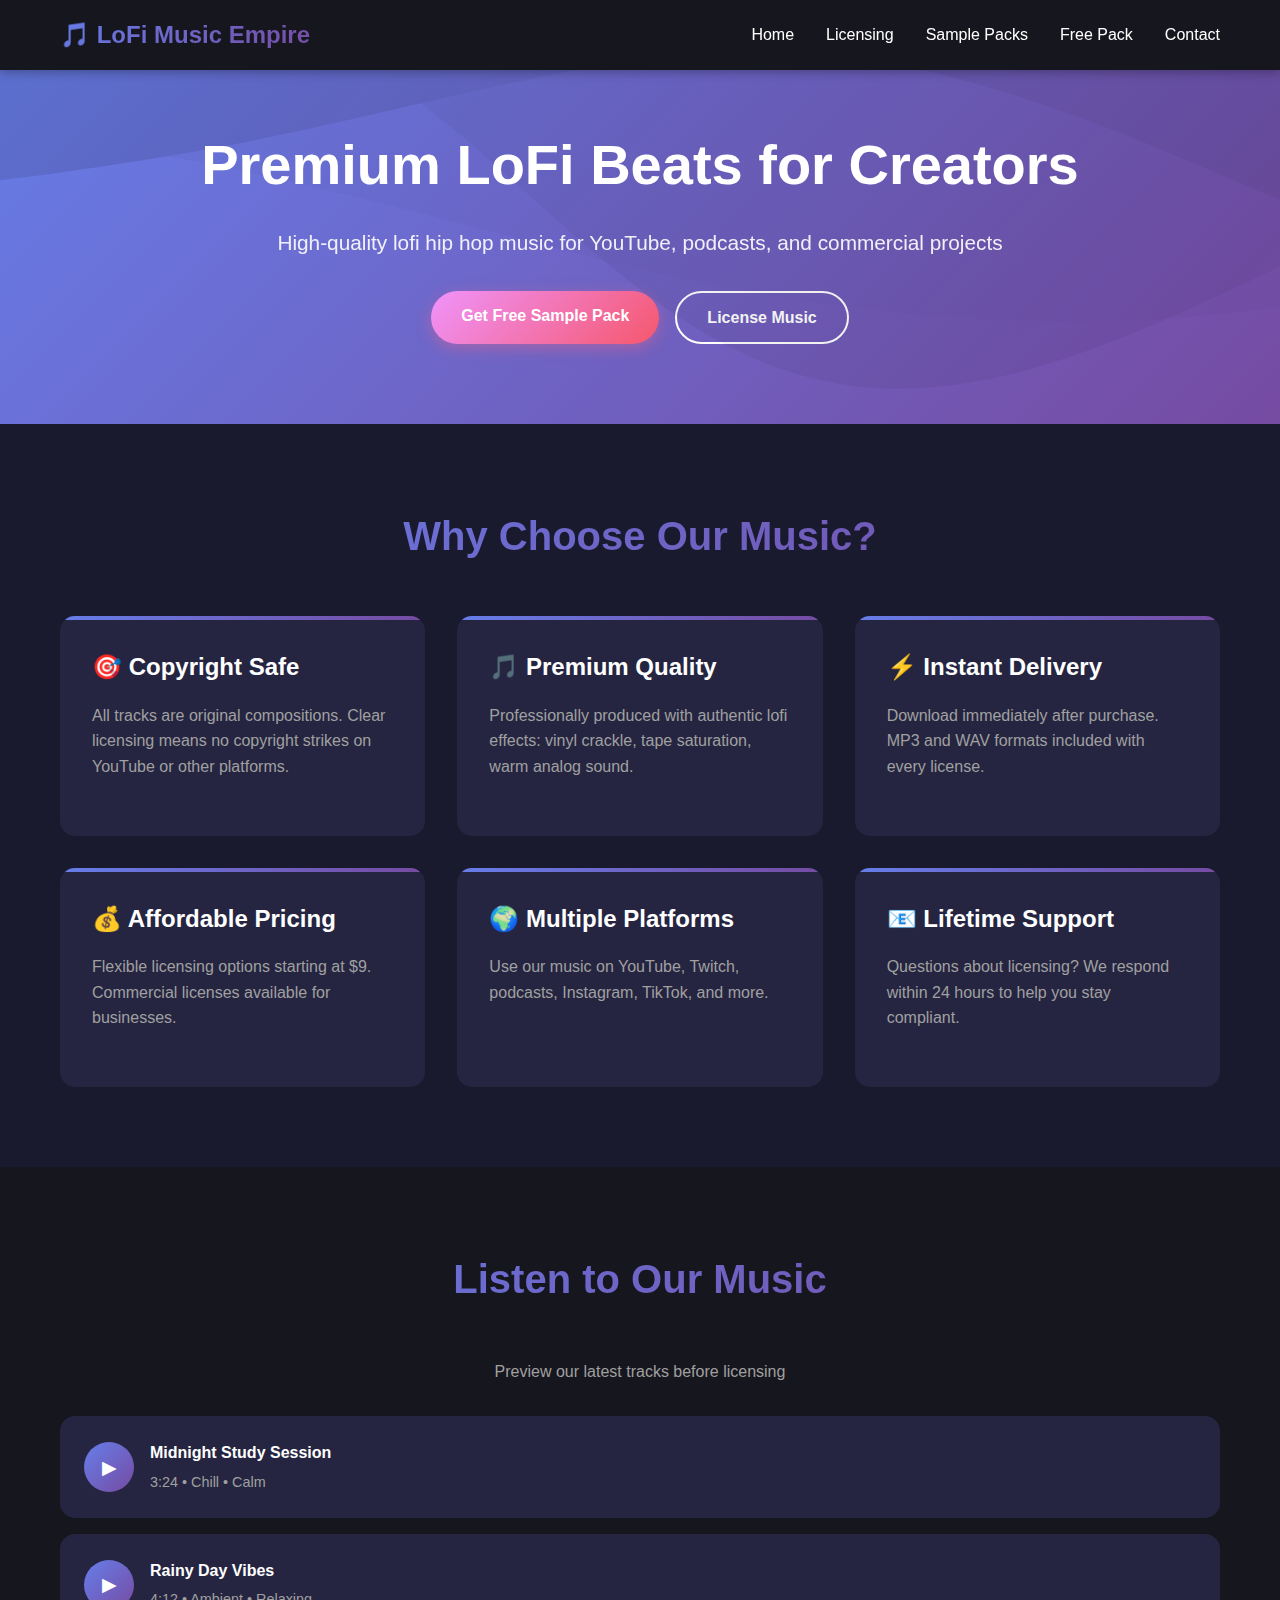
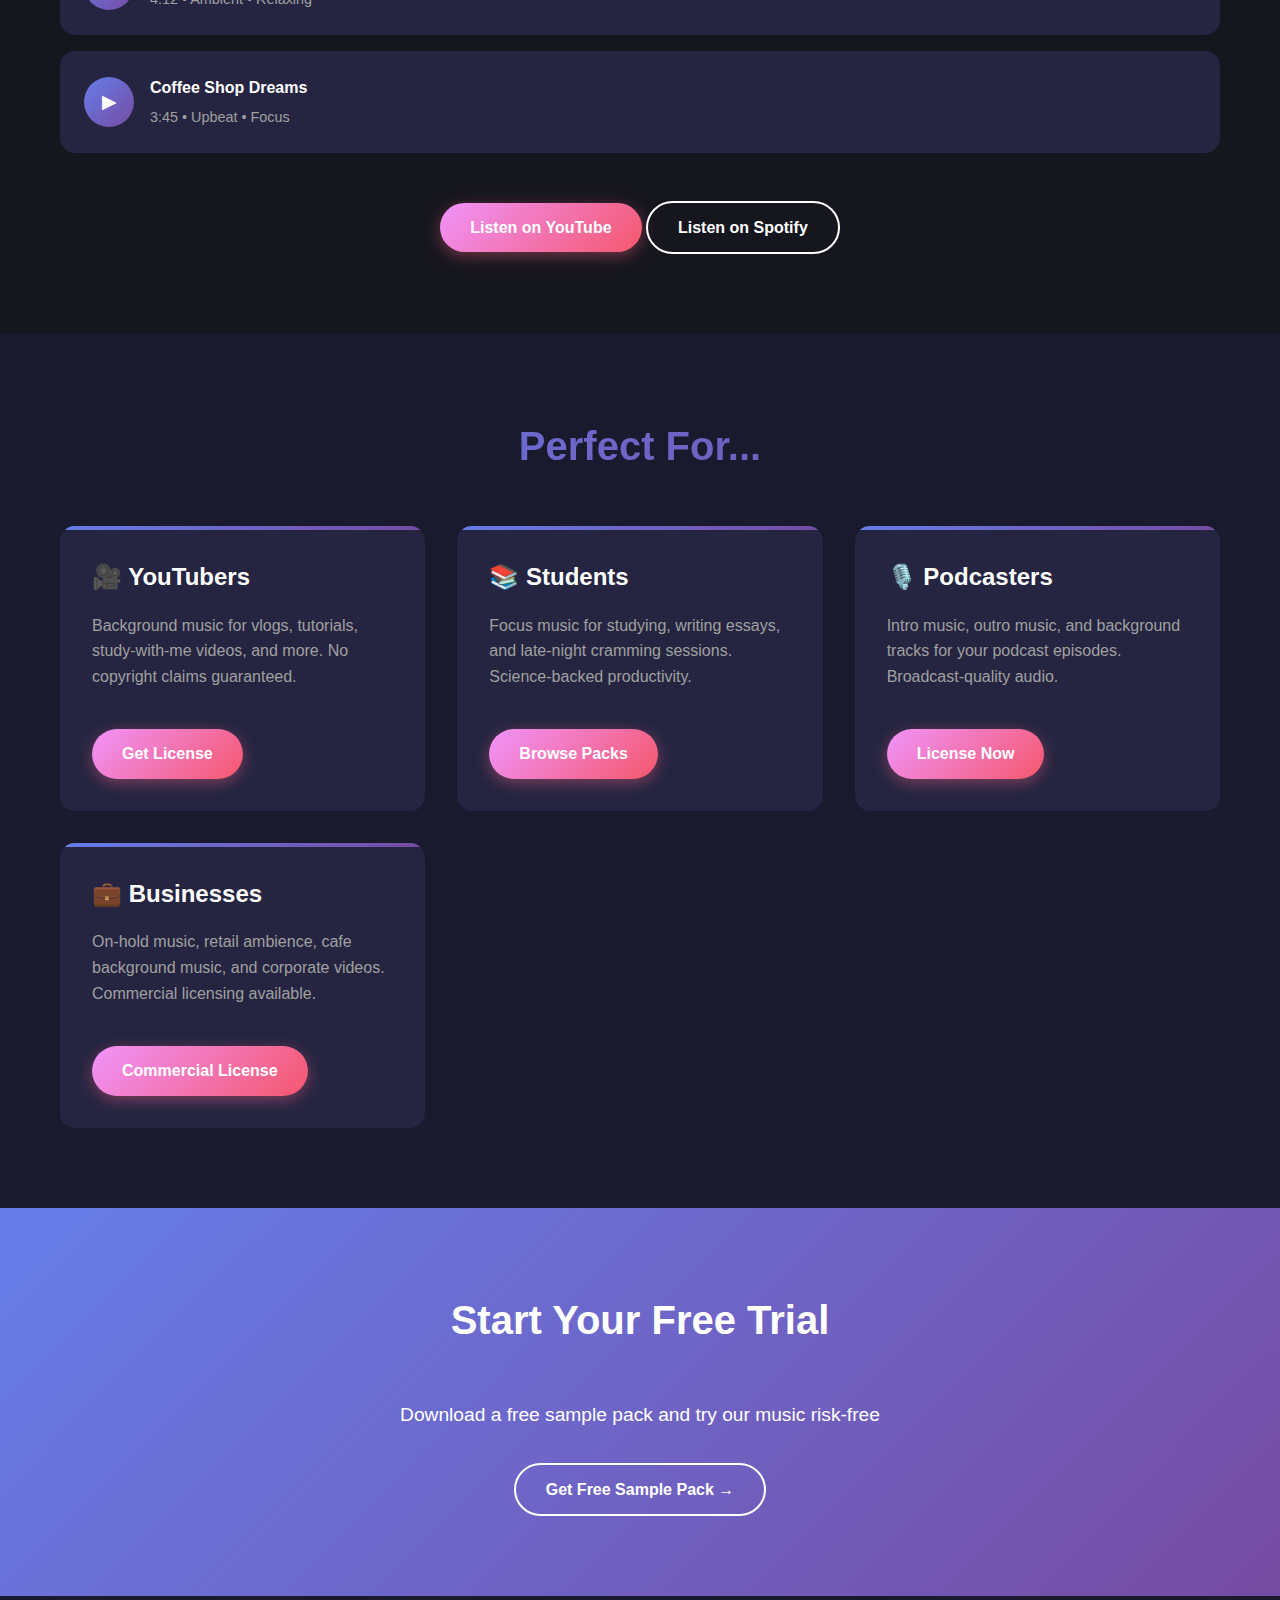
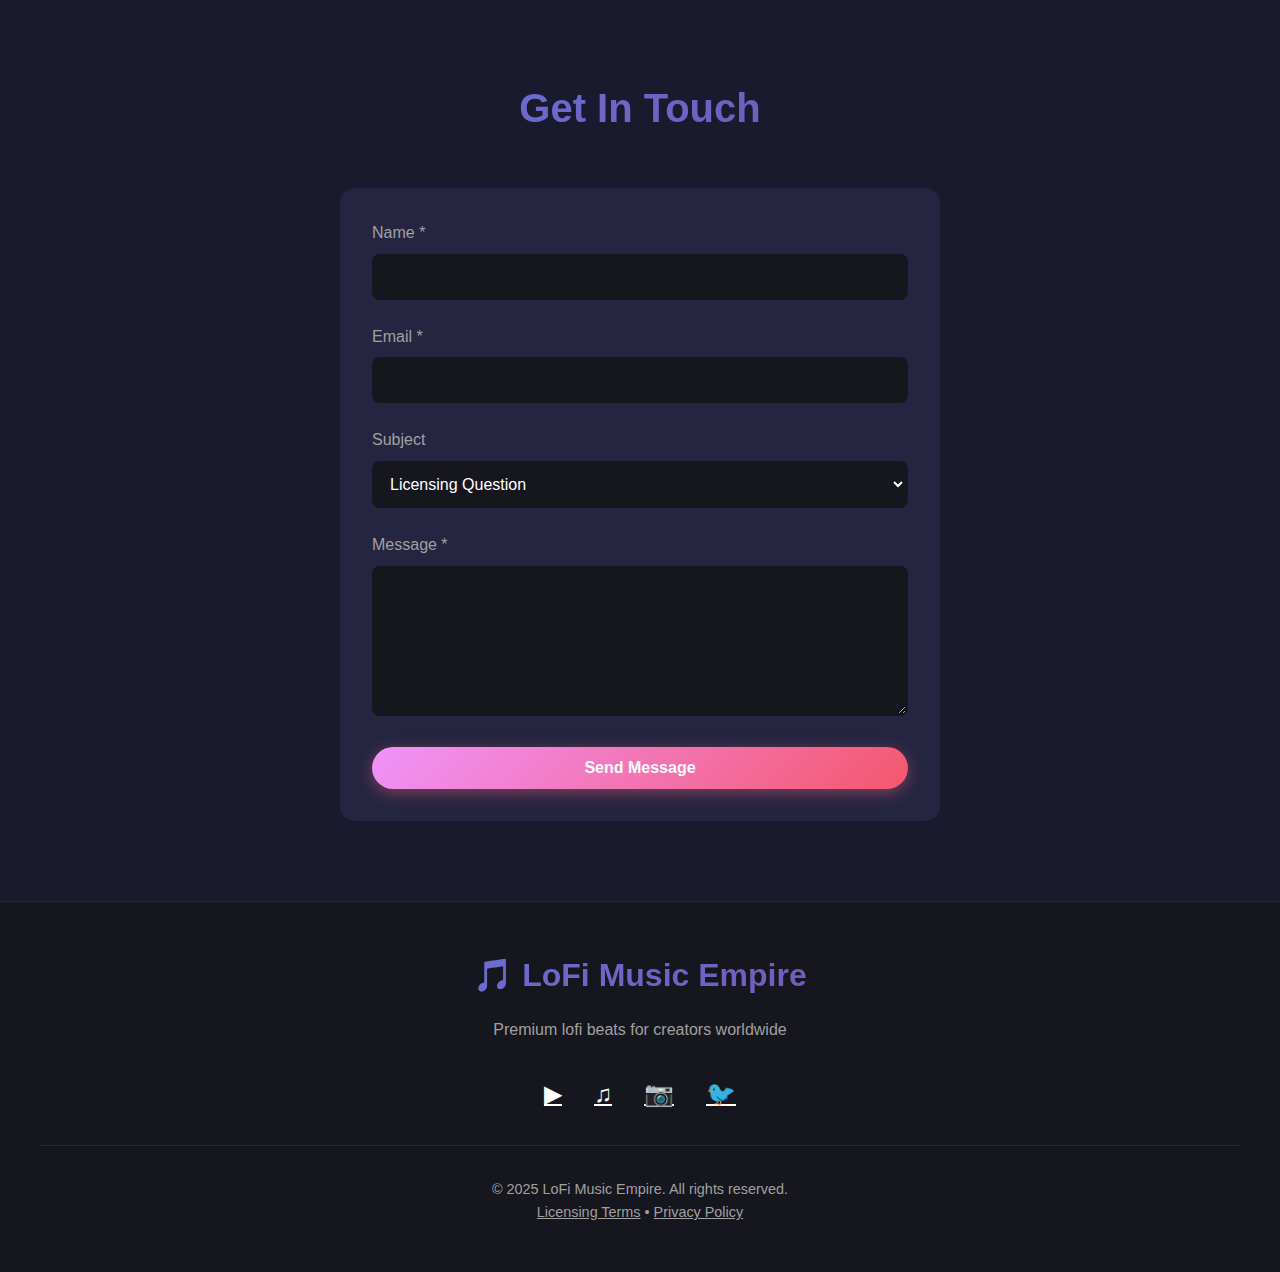
<file: website/index.html>
<!DOCTYPE html>
<html lang="en">
<head>
    <meta charset="UTF-8">
    <meta name="viewport" content="width=device-width, initial-scale=1.0">
    <meta name="description" content="Premium LoFi music for content creators, studying, and relaxation. License our tracks for your YouTube videos, podcasts, and commercial projects.">
    <title>LoFi Music Empire - Premium Chill Beats & Licensing</title>
    <link rel="stylesheet" href="css/style.css">
</head>
<body>
    <!-- Navigation -->
    <nav>
        <div class="container">
            <div class="logo">🎵 LoFi Music Empire</div>
            <ul>
                <li><a href="index.html">Home</a></li>
                <li><a href="licensing.html">Licensing</a></li>
                <li><a href="samples.html">Sample Packs</a></li>
                <li><a href="free-pack.html">Free Pack</a></li>
                <li><a href="#contact">Contact</a></li>
            </ul>
        </div>
    </nav>

    <!-- Hero Section -->
    <section class="hero">
        <div class="container">
            <h1 class="fade-in">Premium LoFi Beats for Creators</h1>
            <p class="fade-in">High-quality lofi hip hop music for YouTube, podcasts, and commercial projects</p>
            <div style="margin-top: 2rem; display: flex; gap: 1rem; justify-content: center; flex-wrap: wrap;">
                <a href="free-pack.html" class="btn btn-primary">Get Free Sample Pack</a>
                <a href="licensing.html" class="btn btn-secondary">License Music</a>
            </div>
        </div>
    </section>

    <!-- Features Section -->
    <section id="features">
        <div class="container">
            <h2>Why Choose Our Music?</h2>
            <div class="grid">
                <div class="card fade-in">
                    <h3>🎯 Copyright Safe</h3>
                    <p>All tracks are original compositions. Clear licensing means no copyright strikes on YouTube or other platforms.</p>
                </div>
                <div class="card fade-in">
                    <h3>🎵 Premium Quality</h3>
                    <p>Professionally produced with authentic lofi effects: vinyl crackle, tape saturation, warm analog sound.</p>
                </div>
                <div class="card fade-in">
                    <h3>⚡ Instant Delivery</h3>
                    <p>Download immediately after purchase. MP3 and WAV formats included with every license.</p>
                </div>
                <div class="card fade-in">
                    <h3>💰 Affordable Pricing</h3>
                    <p>Flexible licensing options starting at $9. Commercial licenses available for businesses.</p>
                </div>
                <div class="card fade-in">
                    <h3>🌍 Multiple Platforms</h3>
                    <p>Use our music on YouTube, Twitch, podcasts, Instagram, TikTok, and more.</p>
                </div>
                <div class="card fade-in">
                    <h3>📧 Lifetime Support</h3>
                    <p>Questions about licensing? We respond within 24 hours to help you stay compliant.</p>
                </div>
            </div>
        </div>
    </section>

    <!-- Music Samples Section -->
    <section id="music" style="background: var(--darker-bg);">
        <div class="container">
            <h2>Listen to Our Music</h2>
            <p style="text-align: center; color: var(--gray-text); margin-bottom: 2rem;">Preview our latest tracks before licensing</p>

            <div class="music-player fade-in">
                <button class="play-button">▶</button>
                <div class="track-info">
                    <div class="track-title">Midnight Study Session</div>
                    <div class="track-duration">3:24 • Chill • Calm</div>
                </div>
            </div>

            <div class="music-player fade-in">
                <button class="play-button">▶</button>
                <div class="track-info">
                    <div class="track-title">Rainy Day Vibes</div>
                    <div class="track-duration">4:12 • Ambient • Relaxing</div>
                </div>
            </div>

            <div class="music-player fade-in">
                <button class="play-button">▶</button>
                <div class="track-info">
                    <div class="track-title">Coffee Shop Dreams</div>
                    <div class="track-duration">3:45 • Upbeat • Focus</div>
                </div>
            </div>

            <div style="text-align: center; margin-top: 3rem;">
                <a href="https://youtube.com/@yourchannelhere" target="_blank" class="btn btn-primary">
                    Listen on YouTube
                </a>
                <a href="https://open.spotify.com/artist/yourartist" target="_blank" class="btn btn-secondary">
                    Listen on Spotify
                </a>
            </div>
        </div>
    </section>

    <!-- Use Cases Section -->
    <section id="use-cases">
        <div class="container">
            <h2>Perfect For...</h2>
            <div class="grid">
                <div class="card">
                    <h3>🎥 YouTubers</h3>
                    <p>Background music for vlogs, tutorials, study-with-me videos, and more. No copyright claims guaranteed.</p>
                    <a href="licensing.html" class="btn btn-primary" style="margin-top: 1rem;">Get License</a>
                </div>
                <div class="card">
                    <h3>📚 Students</h3>
                    <p>Focus music for studying, writing essays, and late-night cramming sessions. Science-backed productivity.</p>
                    <a href="samples.html" class="btn btn-primary" style="margin-top: 1rem;">Browse Packs</a>
                </div>
                <div class="card">
                    <h3>🎙️ Podcasters</h3>
                    <p>Intro music, outro music, and background tracks for your podcast episodes. Broadcast-quality audio.</p>
                    <a href="licensing.html" class="btn btn-primary" style="margin-top: 1rem;">License Now</a>
                </div>
                <div class="card">
                    <h3>💼 Businesses</h3>
                    <p>On-hold music, retail ambience, cafe background music, and corporate videos. Commercial licensing available.</p>
                    <a href="licensing.html" class="btn btn-primary" style="margin-top: 1rem;">Commercial License</a>
                </div>
            </div>
        </div>
    </section>

    <!-- CTA Section -->
    <section id="cta" style="background: var(--gradient-1); text-align: center;">
        <div class="container">
            <h2 style="color: white; -webkit-text-fill-color: white;">Start Your Free Trial</h2>
            <p style="font-size: 1.2rem; margin-bottom: 2rem; color: white;">Download a free sample pack and try our music risk-free</p>
            <a href="free-pack.html" class="btn btn-secondary">Get Free Sample Pack →</a>
        </div>
    </section>

    <!-- Contact Section -->
    <section id="contact">
        <div class="container">
            <h2>Get In Touch</h2>
            <form id="contact-form">
                <div class="success-message" id="success-message">
                    ✓ Thank you! We'll respond within 24 hours.
                </div>

                <div class="form-group">
                    <label for="name">Name *</label>
                    <input type="text" id="name" name="name" required>
                </div>

                <div class="form-group">
                    <label for="email">Email *</label>
                    <input type="email" id="email" name="email" required>
                </div>

                <div class="form-group">
                    <label for="subject">Subject</label>
                    <select id="subject" name="subject">
                        <option value="licensing">Licensing Question</option>
                        <option value="custom">Custom Music Request</option>
                        <option value="business">Business Inquiry</option>
                        <option value="support">Technical Support</option>
                        <option value="other">Other</option>
                    </select>
                </div>

                <div class="form-group">
                    <label for="message">Message *</label>
                    <textarea id="message" name="message" required></textarea>
                </div>

                <button type="submit" class="btn btn-primary" style="width: 100%;">Send Message</button>
            </form>
        </div>
    </section>

    <!-- Footer -->
    <footer>
        <div class="footer-content">
            <div class="logo" style="font-size: 2rem; margin-bottom: 1rem;">🎵 LoFi Music Empire</div>
            <p style="color: var(--gray-text); margin-bottom: 2rem;">Premium lofi beats for creators worldwide</p>

            <div class="social-links">
                <a href="https://youtube.com/@yourchannelhere" target="_blank" title="YouTube">▶</a>
                <a href="https://open.spotify.com/artist/yourartist" target="_blank" title="Spotify">♫</a>
                <a href="https://instagram.com/yourhandle" target="_blank" title="Instagram">📷</a>
                <a href="https://twitter.com/yourhandle" target="_blank" title="Twitter">🐦</a>
            </div>

            <div style="margin-top: 2rem; padding-top: 2rem; border-top: 1px solid var(--card-bg);">
                <p style="color: var(--gray-text); font-size: 0.9rem;">
                    © 2025 LoFi Music Empire. All rights reserved.
                    <br>
                    <a href="licensing.html" style="color: var(--gray-text);">Licensing Terms</a> •
                    <a href="#" style="color: var(--gray-text);">Privacy Policy</a>
                </p>
            </div>
        </div>
    </footer>

    <script src="js/main.js"></script>
</body>
</html>
</file>
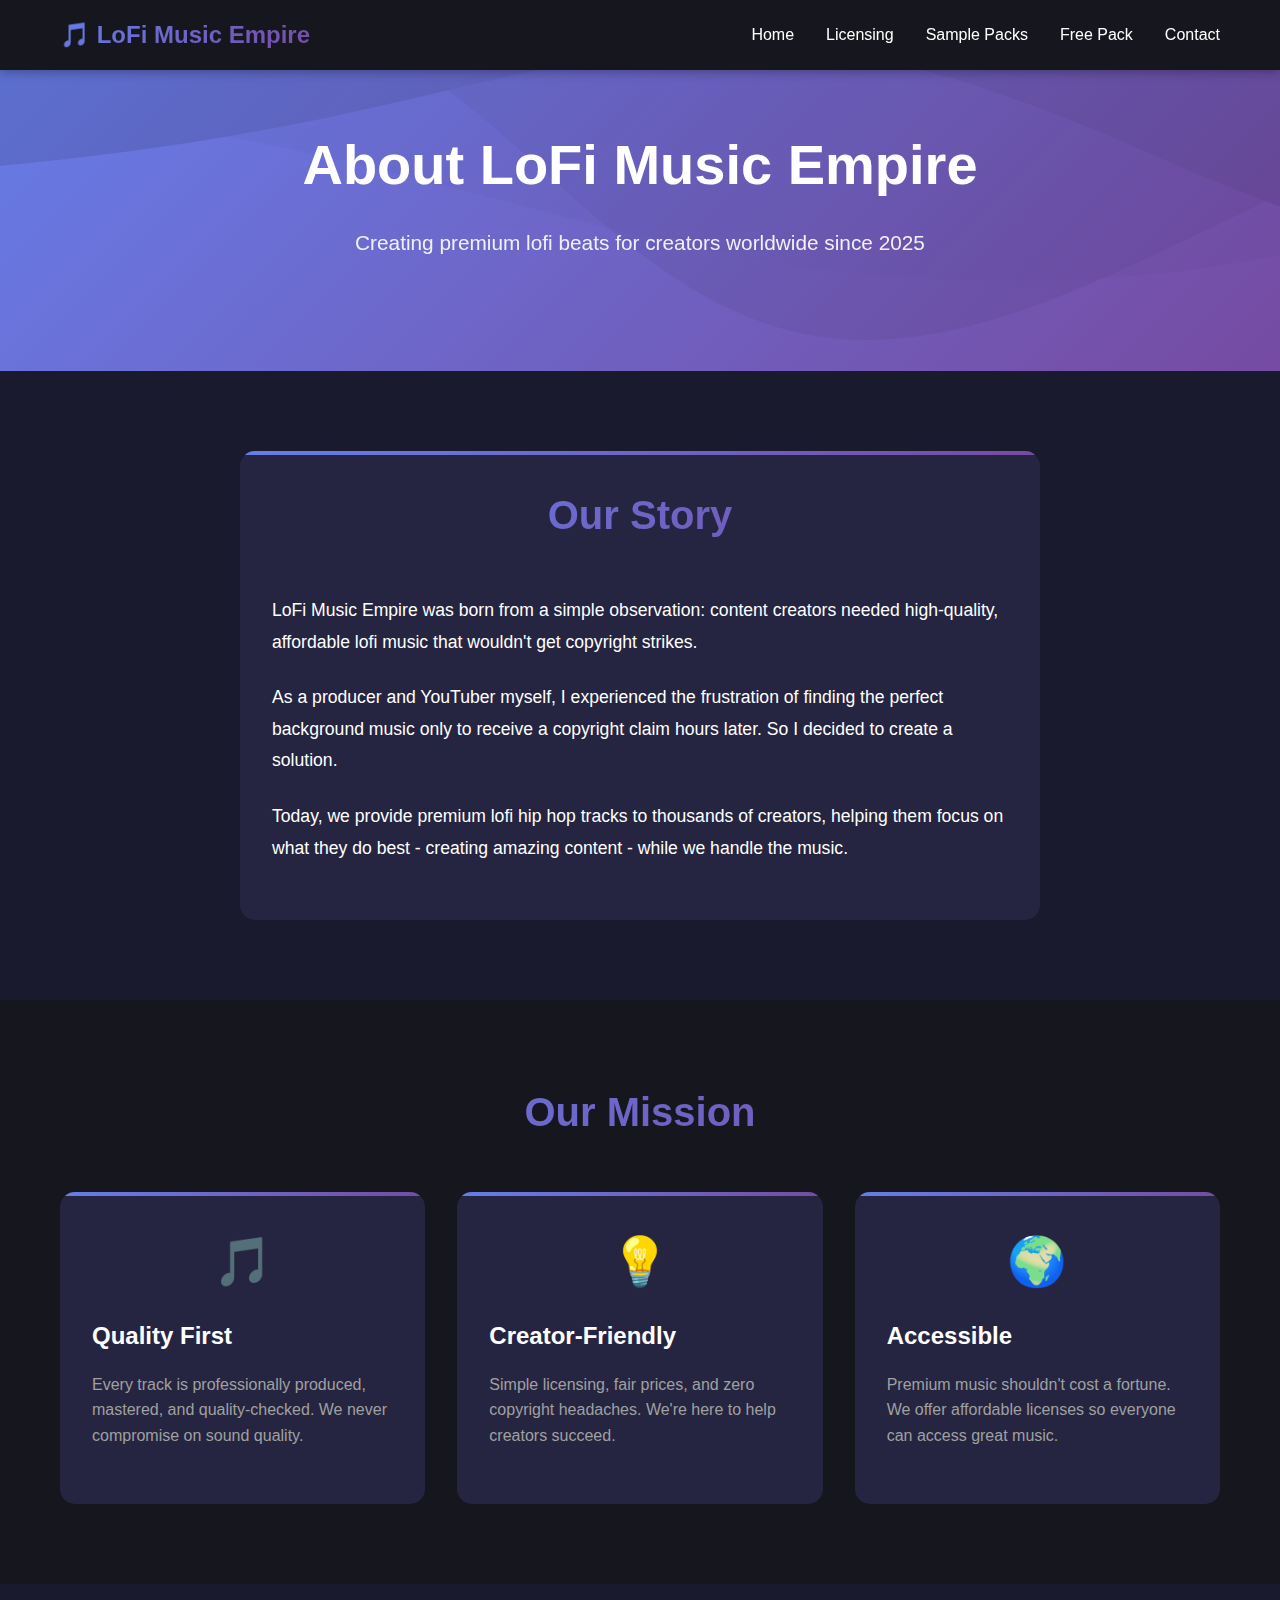
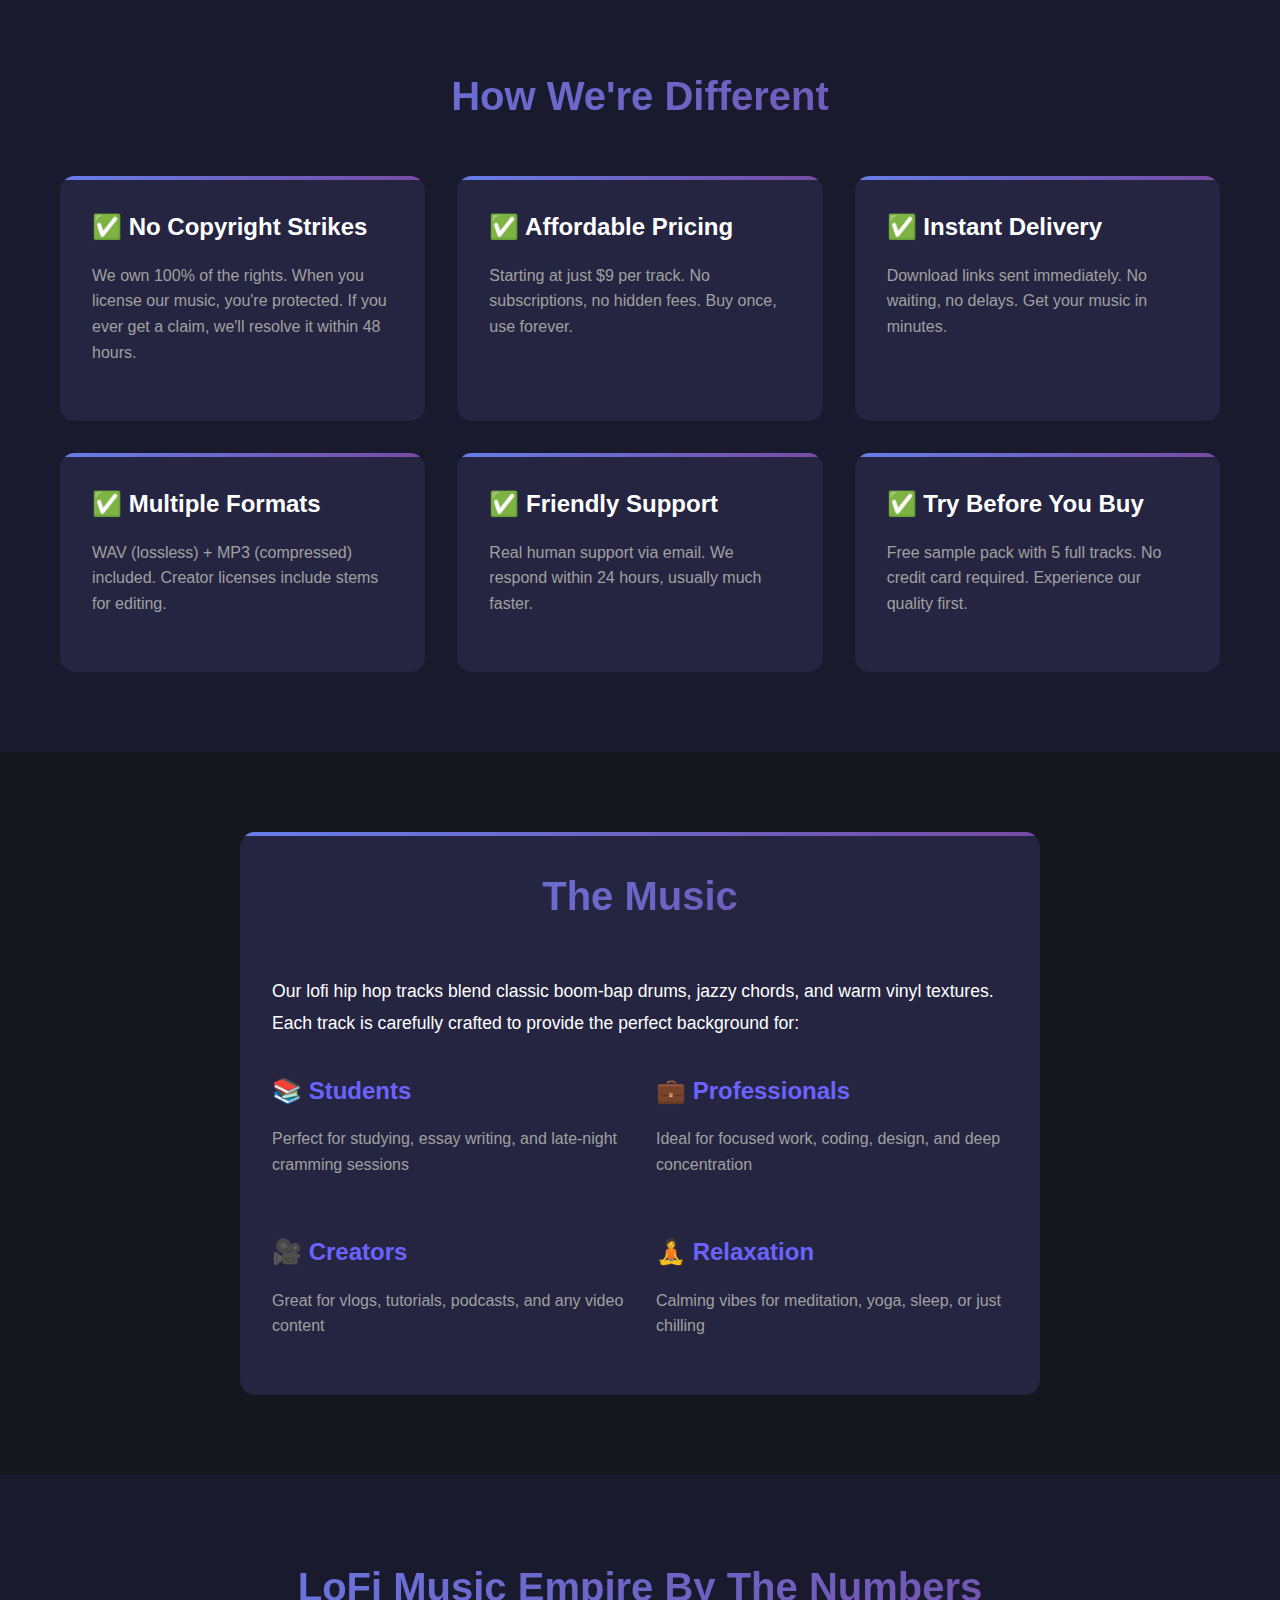
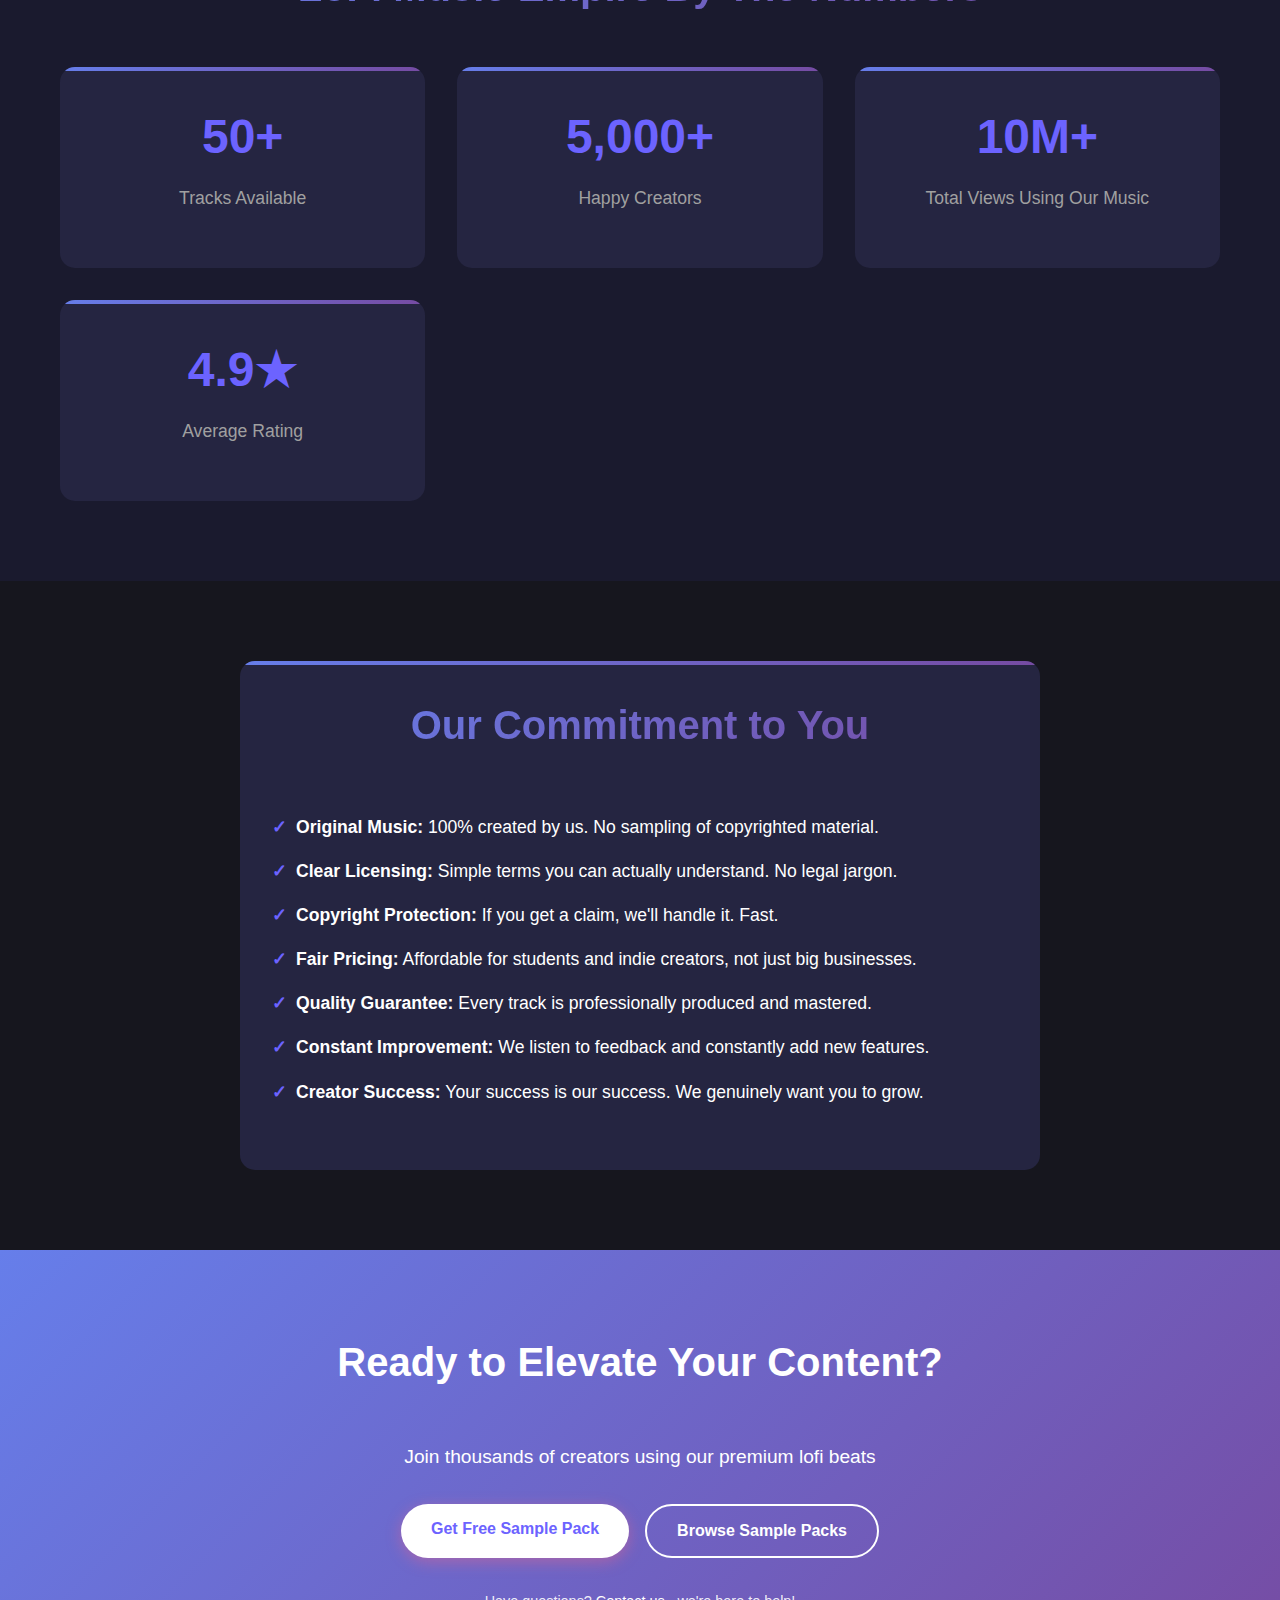
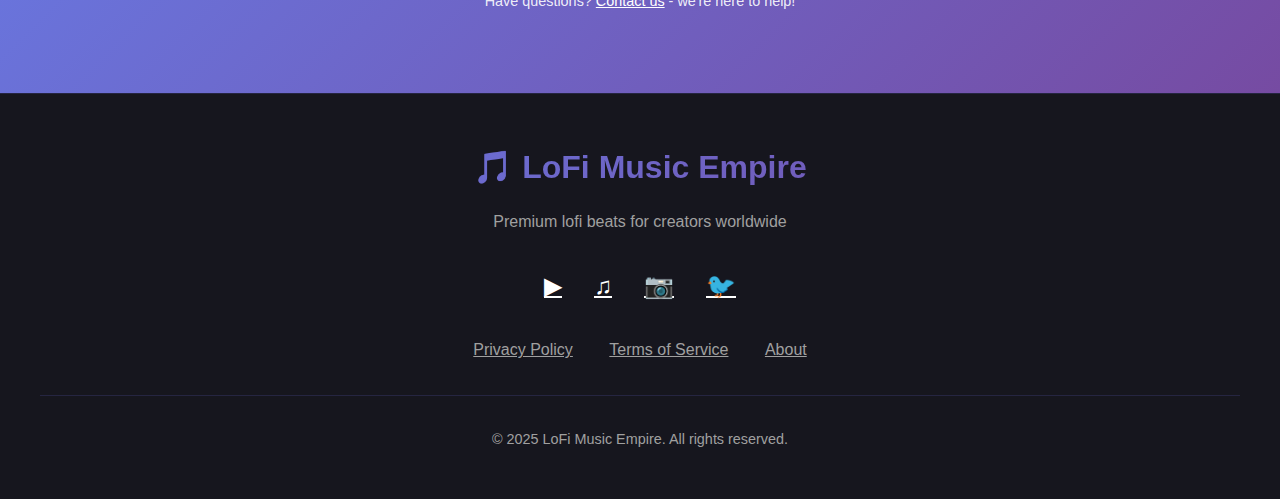
<file: website/about.html>
<!DOCTYPE html>
<html lang="en">
<head>
    <meta charset="UTF-8">
    <meta name="viewport" content="width=device-width, initial-scale=1.0">
    <meta name="description" content="Learn about LoFi Music Empire - our story, mission, and commitment to providing premium lofi beats for creators worldwide.">
    <title>About Us - LoFi Music Empire</title>
    <link rel="stylesheet" href="css/style.css">
</head>
<body>
    <!-- Navigation -->
    <nav>
        <div class="container">
            <div class="logo">🎵 LoFi Music Empire</div>
            <ul>
                <li><a href="index.html">Home</a></li>
                <li><a href="licensing.html">Licensing</a></li>
                <li><a href="samples.html">Sample Packs</a></li>
                <li><a href="free-pack.html">Free Pack</a></li>
                <li><a href="index.html#contact">Contact</a></li>
            </ul>
        </div>
    </nav>

    <!-- Hero Section -->
    <section class="hero">
        <div class="container">
            <h1>About LoFi Music Empire</h1>
            <p>Creating premium lofi beats for creators worldwide since 2025</p>
        </div>
    </section>

    <!-- Our Story -->
    <section id="our-story">
        <div class="container">
            <div class="card" style="max-width: 800px; margin: 0 auto;">
                <h2>Our Story</h2>
                <p style="font-size: 1.1rem; line-height: 1.8; color: var(--text-color);">
                    LoFi Music Empire was born from a simple observation: content creators needed high-quality, affordable lofi music that wouldn't get copyright strikes.
                </p>
                <p style="font-size: 1.1rem; line-height: 1.8; color: var(--text-color); margin-top: 1rem;">
                    As a producer and YouTuber myself, I experienced the frustration of finding the perfect background music only to receive a copyright claim hours later. So I decided to create a solution.
                </p>
                <p style="font-size: 1.1rem; line-height: 1.8; color: var(--text-color); margin-top: 1rem;">
                    Today, we provide premium lofi hip hop tracks to thousands of creators, helping them focus on what they do best - creating amazing content - while we handle the music.
                </p>
            </div>
        </div>
    </section>

    <!-- Our Mission -->
    <section id="our-mission" style="background: var(--darker-bg);">
        <div class="container">
            <h2>Our Mission</h2>

            <div class="grid">
                <div class="card">
                    <div style="font-size: 3rem; text-align: center; margin-bottom: 1rem;">🎵</div>
                    <h3>Quality First</h3>
                    <p style="color: var(--gray-text);">
                        Every track is professionally produced, mastered, and quality-checked. We never compromise on sound quality.
                    </p>
                </div>

                <div class="card">
                    <div style="font-size: 3rem; text-align: center; margin-bottom: 1rem;">💡</div>
                    <h3>Creator-Friendly</h3>
                    <p style="color: var(--gray-text);">
                        Simple licensing, fair prices, and zero copyright headaches. We're here to help creators succeed.
                    </p>
                </div>

                <div class="card">
                    <div style="font-size: 3rem; text-align: center; margin-bottom: 1rem;">🌍</div>
                    <h3>Accessible</h3>
                    <p style="color: var(--gray-text);">
                        Premium music shouldn't cost a fortune. We offer affordable licenses so everyone can access great music.
                    </p>
                </div>
            </div>
        </div>
    </section>

    <!-- How We're Different -->
    <section id="how-different">
        <div class="container">
            <h2>How We're Different</h2>

            <div class="grid">
                <div class="card">
                    <h3>✅ No Copyright Strikes</h3>
                    <p style="color: var(--gray-text);">
                        We own 100% of the rights. When you license our music, you're protected. If you ever get a claim, we'll resolve it within 48 hours.
                    </p>
                </div>

                <div class="card">
                    <h3>✅ Affordable Pricing</h3>
                    <p style="color: var(--gray-text);">
                        Starting at just $9 per track. No subscriptions, no hidden fees. Buy once, use forever.
                    </p>
                </div>

                <div class="card">
                    <h3>✅ Instant Delivery</h3>
                    <p style="color: var(--gray-text);">
                        Download links sent immediately. No waiting, no delays. Get your music in minutes.
                    </p>
                </div>

                <div class="card">
                    <h3>✅ Multiple Formats</h3>
                    <p style="color: var(--gray-text);">
                        WAV (lossless) + MP3 (compressed) included. Creator licenses include stems for editing.
                    </p>
                </div>

                <div class="card">
                    <h3>✅ Friendly Support</h3>
                    <p style="color: var(--gray-text);">
                        Real human support via email. We respond within 24 hours, usually much faster.
                    </p>
                </div>

                <div class="card">
                    <h3>✅ Try Before You Buy</h3>
                    <p style="color: var(--gray-text);">
                        Free sample pack with 5 full tracks. No credit card required. Experience our quality first.
                    </p>
                </div>
            </div>
        </div>
    </section>

    <!-- The Music -->
    <section id="the-music" style="background: var(--darker-bg);">
        <div class="container">
            <div class="card" style="max-width: 800px; margin: 0 auto;">
                <h2>The Music</h2>
                <p style="font-size: 1.1rem; line-height: 1.8; color: var(--text-color);">
                    Our lofi hip hop tracks blend classic boom-bap drums, jazzy chords, and warm vinyl textures. Each track is carefully crafted to provide the perfect background for:
                </p>

                <div class="grid" style="margin-top: 2rem;">
                    <div>
                        <h3 style="color: var(--primary-color);">📚 Students</h3>
                        <p style="color: var(--gray-text);">Perfect for studying, essay writing, and late-night cramming sessions</p>
                    </div>

                    <div>
                        <h3 style="color: var(--primary-color);">💼 Professionals</h3>
                        <p style="color: var(--gray-text);">Ideal for focused work, coding, design, and deep concentration</p>
                    </div>

                    <div>
                        <h3 style="color: var(--primary-color);">🎥 Creators</h3>
                        <p style="color: var(--gray-text);">Great for vlogs, tutorials, podcasts, and any video content</p>
                    </div>

                    <div>
                        <h3 style="color: var(--primary-color);">🧘 Relaxation</h3>
                        <p style="color: var(--gray-text);">Calming vibes for meditation, yoga, sleep, or just chilling</p>
                    </div>
                </div>
            </div>
        </div>
    </section>

    <!-- By The Numbers -->
    <section id="by-numbers">
        <div class="container">
            <h2>LoFi Music Empire By The Numbers</h2>

            <div class="grid">
                <div class="card" style="text-align: center;">
                    <div style="font-size: 3rem; font-weight: bold; color: var(--primary-color); margin-bottom: 0.5rem;">50+</div>
                    <p style="color: var(--gray-text); font-size: 1.1rem;">Tracks Available</p>
                </div>

                <div class="card" style="text-align: center;">
                    <div style="font-size: 3rem; font-weight: bold; color: var(--primary-color); margin-bottom: 0.5rem;">5,000+</div>
                    <p style="color: var(--gray-text); font-size: 1.1rem;">Happy Creators</p>
                </div>

                <div class="card" style="text-align: center;">
                    <div style="font-size: 3rem; font-weight: bold; color: var(--primary-color); margin-bottom: 0.5rem;">10M+</div>
                    <p style="color: var(--gray-text); font-size: 1.1rem;">Total Views Using Our Music</p>
                </div>

                <div class="card" style="text-align: center;">
                    <div style="font-size: 3rem; font-weight: bold; color: var(--primary-color); margin-bottom: 0.5rem;">4.9★</div>
                    <p style="color: var(--gray-text); font-size: 1.1rem;">Average Rating</p>
                </div>
            </div>
        </div>
    </section>

    <!-- Our Commitment -->
    <section id="commitment" style="background: var(--darker-bg);">
        <div class="container">
            <div class="card" style="max-width: 800px; margin: 0 auto;">
                <h2>Our Commitment to You</h2>

                <ul class="features" style="font-size: 1.1rem;">
                    <li><strong>Original Music:</strong> 100% created by us. No sampling of copyrighted material.</li>
                    <li><strong>Clear Licensing:</strong> Simple terms you can actually understand. No legal jargon.</li>
                    <li><strong>Copyright Protection:</strong> If you get a claim, we'll handle it. Fast.</li>
                    <li><strong>Fair Pricing:</strong> Affordable for students and indie creators, not just big businesses.</li>
                    <li><strong>Quality Guarantee:</strong> Every track is professionally produced and mastered.</li>
                    <li><strong>Constant Improvement:</strong> We listen to feedback and constantly add new features.</li>
                    <li><strong>Creator Success:</strong> Your success is our success. We genuinely want you to grow.</li>
                </ul>
            </div>
        </div>
    </section>

    <!-- Get Started -->
    <section id="get-started" style="background: var(--gradient-1); text-align: center;">
        <div class="container">
            <h2 style="color: white; -webkit-text-fill-color: white;">Ready to Elevate Your Content?</h2>
            <p style="font-size: 1.2rem; margin-bottom: 2rem; color: white;">
                Join thousands of creators using our premium lofi beats
            </p>
            <div style="display: flex; gap: 1rem; justify-content: center; flex-wrap: wrap;">
                <a href="free-pack.html" class="btn btn-primary" style="background: white; color: var(--primary-color);">
                    Get Free Sample Pack
                </a>
                <a href="samples.html" class="btn btn-secondary">
                    Browse Sample Packs
                </a>
            </div>

            <p style="margin-top: 2rem; color: rgba(255, 255, 255, 0.9); font-size: 0.9rem;">
                Have questions? <a href="index.html#contact" style="color: white; text-decoration: underline;">Contact us</a> - we're here to help!
            </p>
        </div>
    </section>

    <!-- Footer -->
    <footer>
        <div class="footer-content">
            <div class="logo" style="font-size: 2rem; margin-bottom: 1rem;">🎵 LoFi Music Empire</div>
            <p style="color: var(--gray-text); margin-bottom: 2rem;">Premium lofi beats for creators worldwide</p>

            <div class="social-links">
                <a href="https://youtube.com/@yourchannelhere" target="_blank" title="YouTube">▶</a>
                <a href="https://open.spotify.com/artist/yourartist" target="_blank" title="Spotify">♫</a>
                <a href="https://instagram.com/yourhandle" target="_blank" title="Instagram">📷</a>
                <a href="https://twitter.com/yourhandle" target="_blank" title="Twitter">🐦</a>
            </div>

            <div style="margin-top: 2rem;">
                <a href="privacy.html" style="color: var(--gray-text); margin: 0 1rem;">Privacy Policy</a>
                <a href="terms.html" style="color: var(--gray-text); margin: 0 1rem;">Terms of Service</a>
                <a href="about.html" style="color: var(--gray-text); margin: 0 1rem;">About</a>
            </div>

            <div style="margin-top: 2rem; padding-top: 2rem; border-top: 1px solid var(--card-bg);">
                <p style="color: var(--gray-text); font-size: 0.9rem;">
                    © 2025 LoFi Music Empire. All rights reserved.
                </p>
            </div>
        </div>
    </footer>
</body>
</html>
</file>
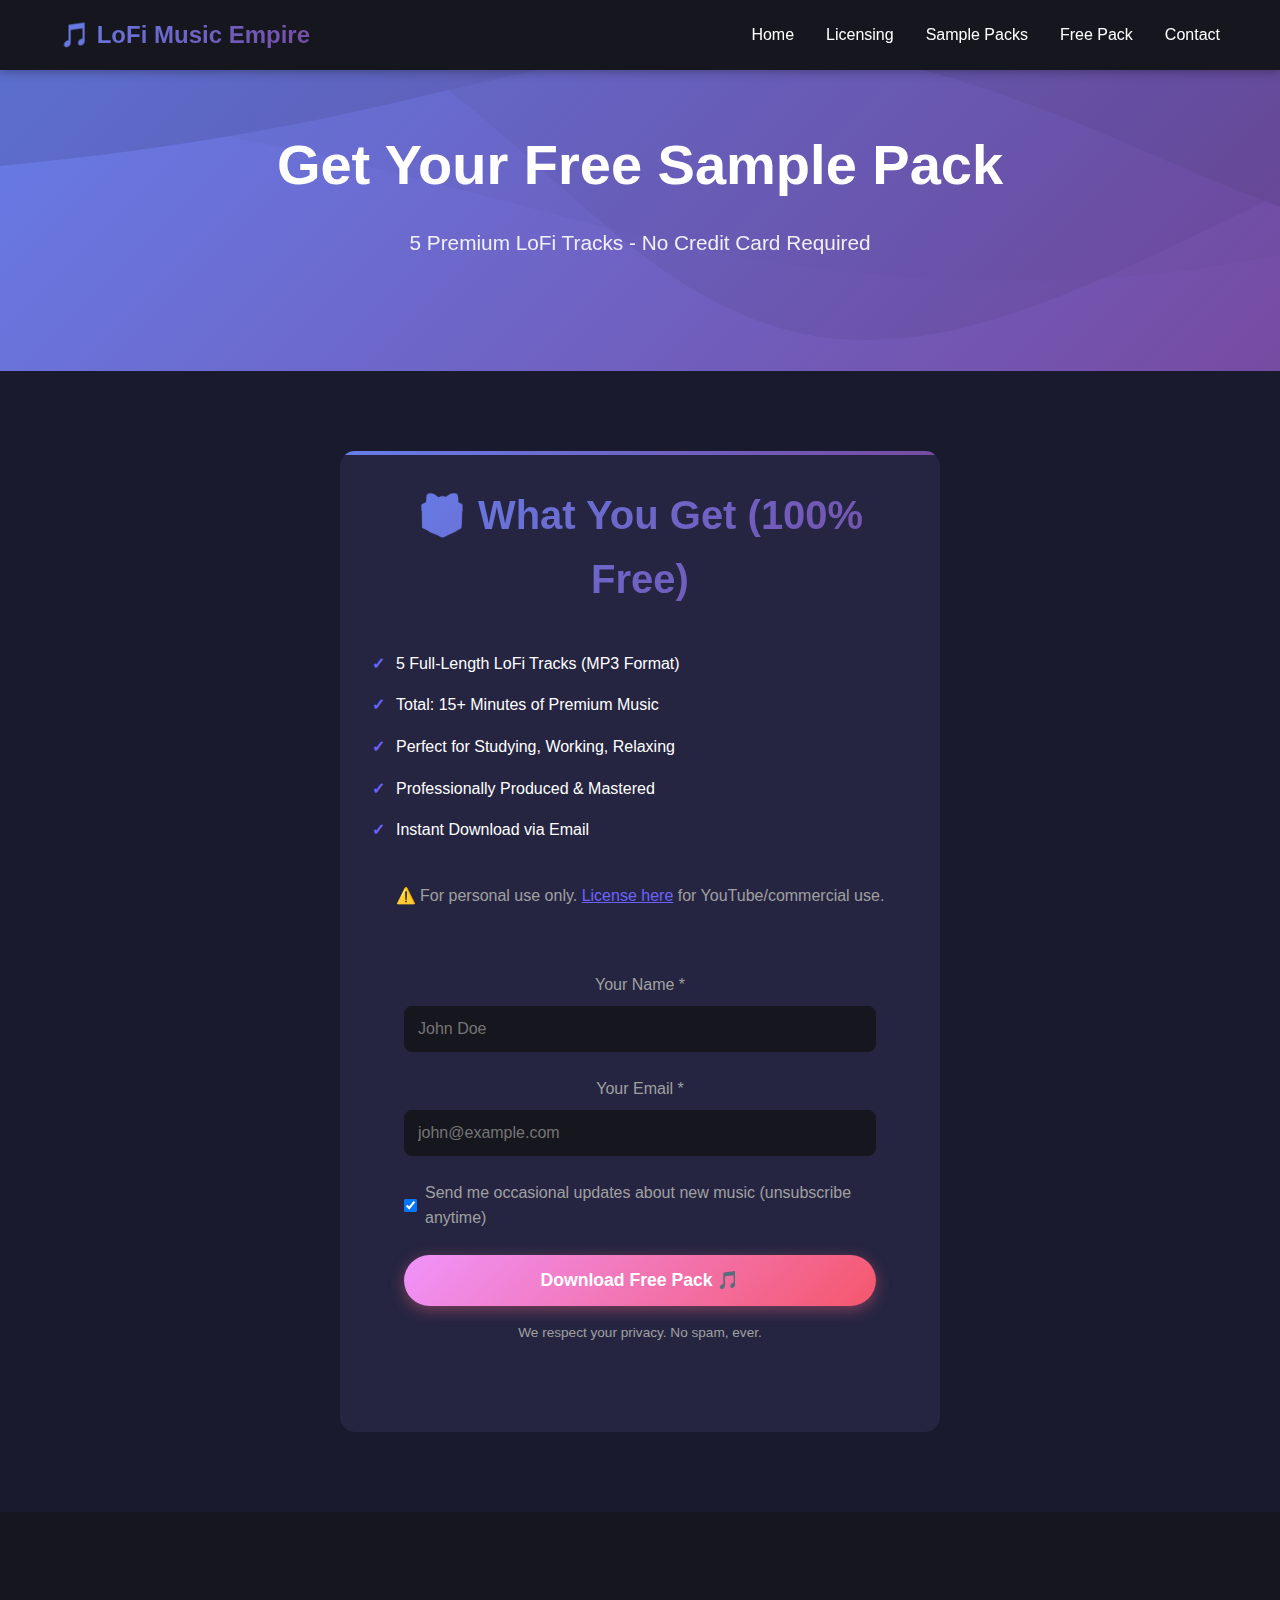
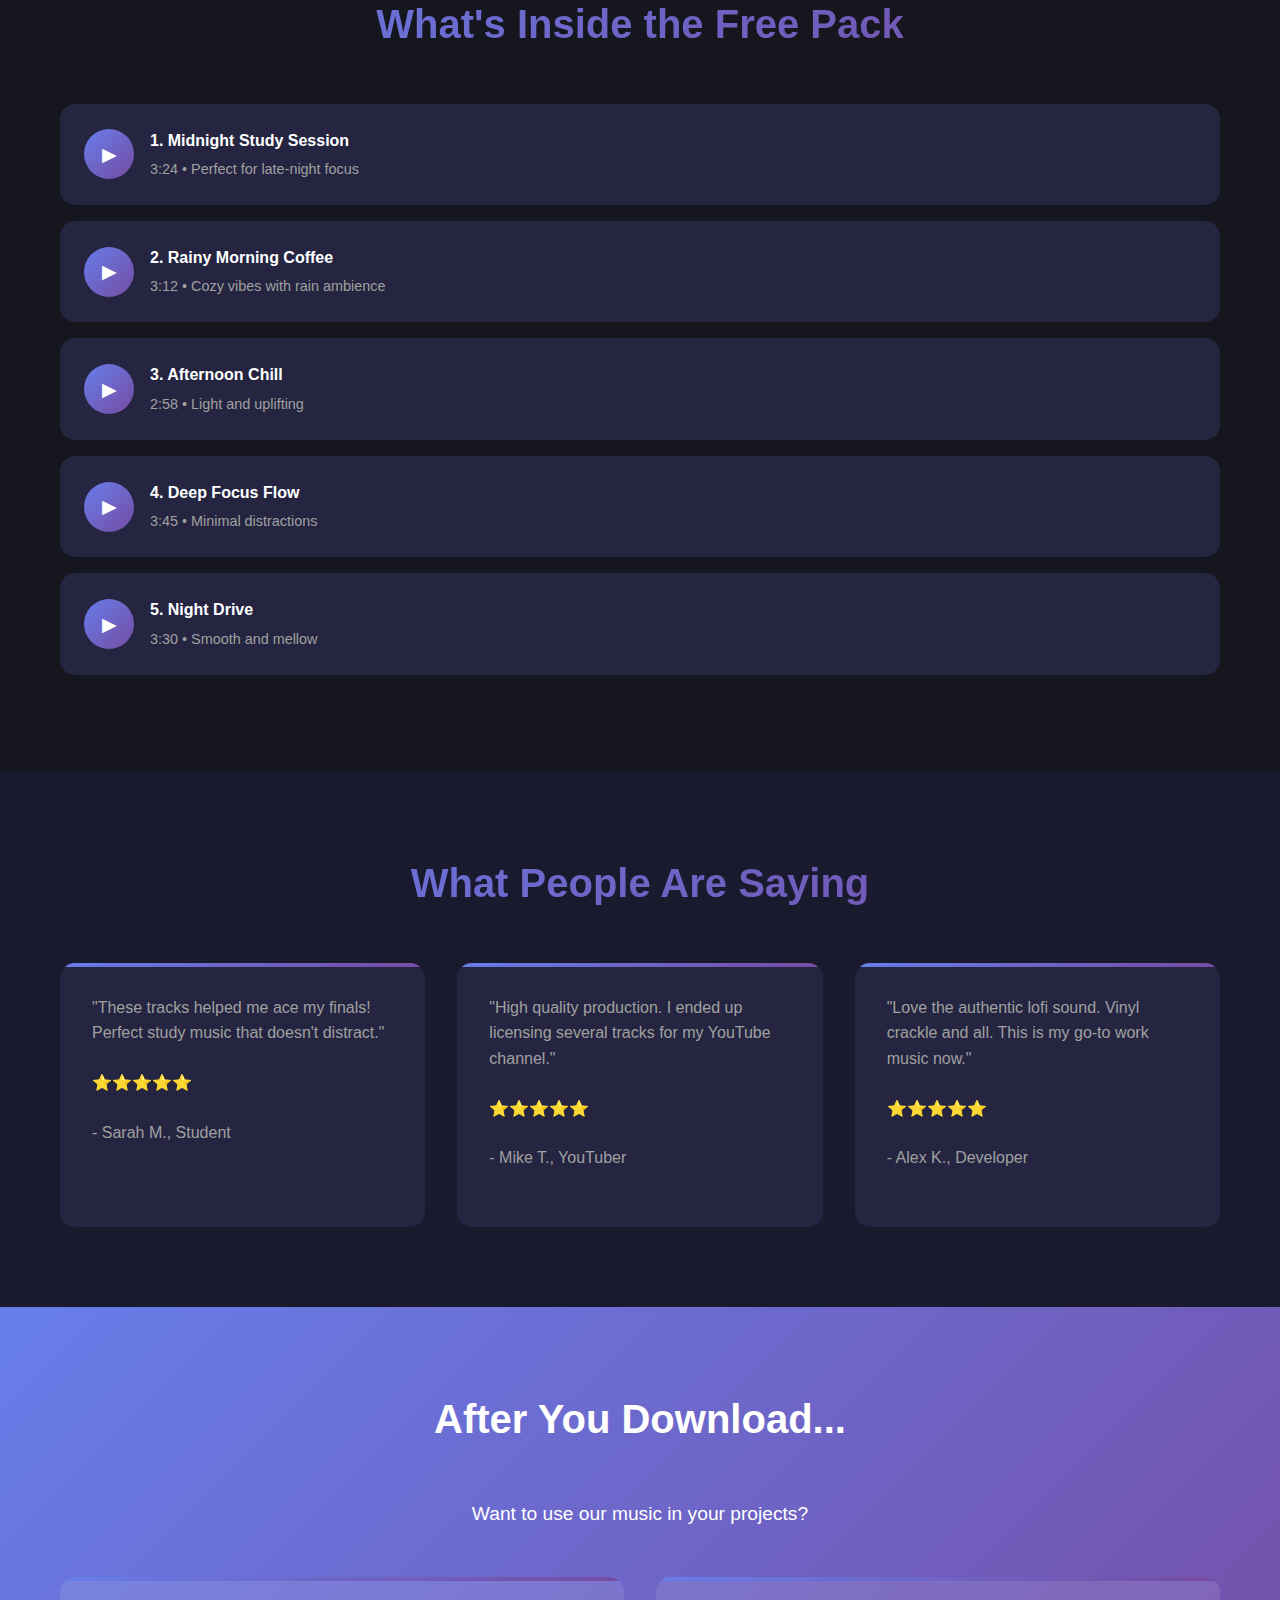
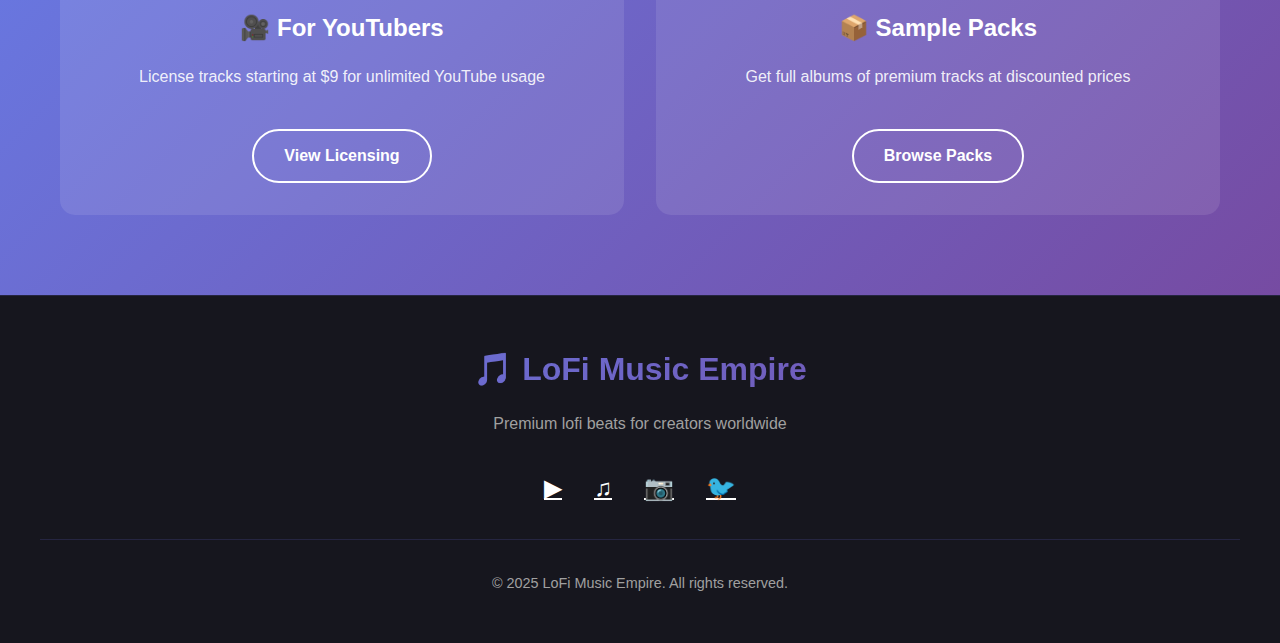
<file: website/free-pack.html>
<!DOCTYPE html>
<html lang="en">
<head>
    <meta charset="UTF-8">
    <meta name="viewport" content="width=device-width, initial-scale=1.0">
    <meta name="description" content="Get 5 free premium lofi tracks! High-quality chill beats for studying, working, and relaxation.">
    <title>Free Sample Pack - LoFi Music Empire</title>
    <link rel="stylesheet" href="css/style.css">
</head>
<body>
    <!-- Navigation -->
    <nav>
        <div class="container">
            <div class="logo">🎵 LoFi Music Empire</div>
            <ul>
                <li><a href="index.html">Home</a></li>
                <li><a href="licensing.html">Licensing</a></li>
                <li><a href="samples.html">Sample Packs</a></li>
                <li><a href="free-pack.html">Free Pack</a></li>
                <li><a href="index.html#contact">Contact</a></li>
            </ul>
        </div>
    </nav>

    <!-- Hero Section -->
    <section class="hero">
        <div class="container">
            <h1>Get Your Free Sample Pack</h1>
            <p>5 Premium LoFi Tracks - No Credit Card Required</p>
        </div>
    </section>

    <!-- Free Pack Section -->
    <section id="free-pack">
        <div class="container">
            <div class="grid" style="grid-template-columns: 1fr; max-width: 600px; margin: 0 auto;">
                <div class="card" style="text-align: center;">
                    <h2 style="margin-bottom: 2rem;">🎁 What You Get (100% Free)</h2>

                    <ul class="features" style="text-align: left; margin: 2rem 0;">
                        <li>5 Full-Length LoFi Tracks (MP3 Format)</li>
                        <li>Total: 15+ Minutes of Premium Music</li>
                        <li>Perfect for Studying, Working, Relaxing</li>
                        <li>Professionally Produced & Mastered</li>
                        <li>Instant Download via Email</li>
                    </ul>

                    <p style="color: var(--gray-text); margin: 2rem 0;">
                        ⚠️ For personal use only. <a href="licensing.html" style="color: var(--primary-color);">License here</a> for YouTube/commercial use.
                    </p>

                    <div class="success-message" id="success-message">
                        ✓ Check your email! Your free pack is on the way.
                    </div>

                    <form id="free-pack-form">
                        <div class="form-group">
                            <label for="name">Your Name *</label>
                            <input type="text" id="name" name="name" required placeholder="John Doe">
                        </div>

                        <div class="form-group">
                            <label for="email">Your Email *</label>
                            <input type="email" id="email" name="email" required placeholder="john@example.com">
                        </div>

                        <div class="form-group" style="text-align: left;">
                            <label style="display: flex; align-items: center; gap: 0.5rem; cursor: pointer;">
                                <input type="checkbox" id="subscribe" name="subscribe" checked style="width: auto;">
                                <span style="color: var(--gray-text);">
                                    Send me occasional updates about new music (unsubscribe anytime)
                                </span>
                            </label>
                        </div>

                        <button type="submit" class="btn btn-primary" style="width: 100%; font-size: 1.1rem; padding: 15px;">
                            Download Free Pack 🎵
                        </button>

                        <p style="font-size: 0.85rem; color: var(--gray-text); margin-top: 1rem;">
                            We respect your privacy. No spam, ever.
                        </p>
                    </form>
                </div>
            </div>
        </div>
    </section>

    <!-- What's Inside -->
    <section id="whats-inside" style="background: var(--darker-bg);">
        <div class="container">
            <h2>What's Inside the Free Pack</h2>

            <div class="music-player fade-in">
                <button class="play-button">▶</button>
                <div class="track-info">
                    <div class="track-title">1. Midnight Study Session</div>
                    <div class="track-duration">3:24 • Perfect for late-night focus</div>
                </div>
            </div>

            <div class="music-player fade-in">
                <button class="play-button">▶</button>
                <div class="track-info">
                    <div class="track-title">2. Rainy Morning Coffee</div>
                    <div class="track-duration">3:12 • Cozy vibes with rain ambience</div>
                </div>
            </div>

            <div class="music-player fade-in">
                <button class="play-button">▶</button>
                <div class="track-info">
                    <div class="track-title">3. Afternoon Chill</div>
                    <div class="track-duration">2:58 • Light and uplifting</div>
                </div>
            </div>

            <div class="music-player fade-in">
                <button class="play-button">▶</button>
                <div class="track-info">
                    <div class="track-title">4. Deep Focus Flow</div>
                    <div class="track-duration">3:45 • Minimal distractions</div>
                </div>
            </div>

            <div class="music-player fade-in">
                <button class="play-button">▶</button>
                <div class="track-info">
                    <div class="track-title">5. Night Drive</div>
                    <div class="track-duration">3:30 • Smooth and mellow</div>
                </div>
            </div>
        </div>
    </section>

    <!-- Testimonials -->
    <section id="testimonials">
        <div class="container">
            <h2>What People Are Saying</h2>

            <div class="grid">
                <div class="card">
                    <p>"These tracks helped me ace my finals! Perfect study music that doesn't distract."</p>
                    <p style="color: var(--primary-color); margin-top: 1rem;">⭐⭐⭐⭐⭐</p>
                    <p style="color: var(--gray-text); margin-top: 0.5rem;">- Sarah M., Student</p>
                </div>

                <div class="card">
                    <p>"High quality production. I ended up licensing several tracks for my YouTube channel."</p>
                    <p style="color: var(--primary-color); margin-top: 1rem;">⭐⭐⭐⭐⭐</p>
                    <p style="color: var(--gray-text); margin-top: 0.5rem;">- Mike T., YouTuber</p>
                </div>

                <div class="card">
                    <p>"Love the authentic lofi sound. Vinyl crackle and all. This is my go-to work music now."</p>
                    <p style="color: var(--primary-color); margin-top: 1rem;">⭐⭐⭐⭐⭐</p>
                    <p style="color: var(--gray-text); margin-top: 0.5rem;">- Alex K., Developer</p>
                </div>
            </div>
        </div>
    </section>

    <!-- Next Steps -->
    <section id="next-steps" style="background: var(--gradient-1); text-align: center;">
        <div class="container">
            <h2 style="color: white; -webkit-text-fill-color: white;">After You Download...</h2>
            <p style="font-size: 1.2rem; margin-bottom: 3rem; color: white;">Want to use our music in your projects?</p>

            <div class="grid">
                <div class="card" style="background: rgba(255, 255, 255, 0.1);">
                    <h3 style="color: white;">🎥 For YouTubers</h3>
                    <p style="color: rgba(255, 255, 255, 0.9);">License tracks starting at $9 for unlimited YouTube usage</p>
                    <a href="licensing.html" class="btn btn-secondary" style="margin-top: 1rem;">View Licensing</a>
                </div>

                <div class="card" style="background: rgba(255, 255, 255, 0.1);">
                    <h3 style="color: white;">📦 Sample Packs</h3>
                    <p style="color: rgba(255, 255, 255, 0.9);">Get full albums of premium tracks at discounted prices</p>
                    <a href="samples.html" class="btn btn-secondary" style="margin-top: 1rem;">Browse Packs</a>
                </div>
            </div>
        </div>
    </section>

    <!-- Footer -->
    <footer>
        <div class="footer-content">
            <div class="logo" style="font-size: 2rem; margin-bottom: 1rem;">🎵 LoFi Music Empire</div>
            <p style="color: var(--gray-text); margin-bottom: 2rem;">Premium lofi beats for creators worldwide</p>

            <div class="social-links">
                <a href="https://youtube.com/@yourchannelhere" target="_blank" title="YouTube">▶</a>
                <a href="https://open.spotify.com/artist/yourartist" target="_blank" title="Spotify">♫</a>
                <a href="https://instagram.com/yourhandle" target="_blank" title="Instagram">📷</a>
                <a href="https://twitter.com/yourhandle" target="_blank" title="Twitter">🐦</a>
            </div>

            <div style="margin-top: 2rem; padding-top: 2rem; border-top: 1px solid var(--card-bg);">
                <p style="color: var(--gray-text); font-size: 0.9rem;">
                    © 2025 LoFi Music Empire. All rights reserved.
                </p>
            </div>
        </div>
    </footer>

    <script src="js/main.js"></script>
    <script>
        document.getElementById('free-pack-form').addEventListener('submit', function(e) {
            e.preventDefault();

            const name = document.getElementById('name').value;
            const email = document.getElementById('email').value;
            const subscribe = document.getElementById('subscribe').checked;

            // This would integrate with your email service (Mailchimp, ConvertKit, etc.)
            console.log('Free pack request:', { name, email, subscribe });

            // Show success message
            document.getElementById('success-message').classList.add('show');

            // Hide form
            this.style.display = 'none';

            // In production, send to:
            // - Mailchimp API for email list
            // - Send download link via email
            // - Track conversion in analytics

            // Example:
            // fetch('/api/free-pack', {
            //     method: 'POST',
            //     body: JSON.stringify({ name, email, subscribe })
            // }).then(response => {
            //     // Send download link email
            // });
        });
    </script>
</body>
</html>
</file>
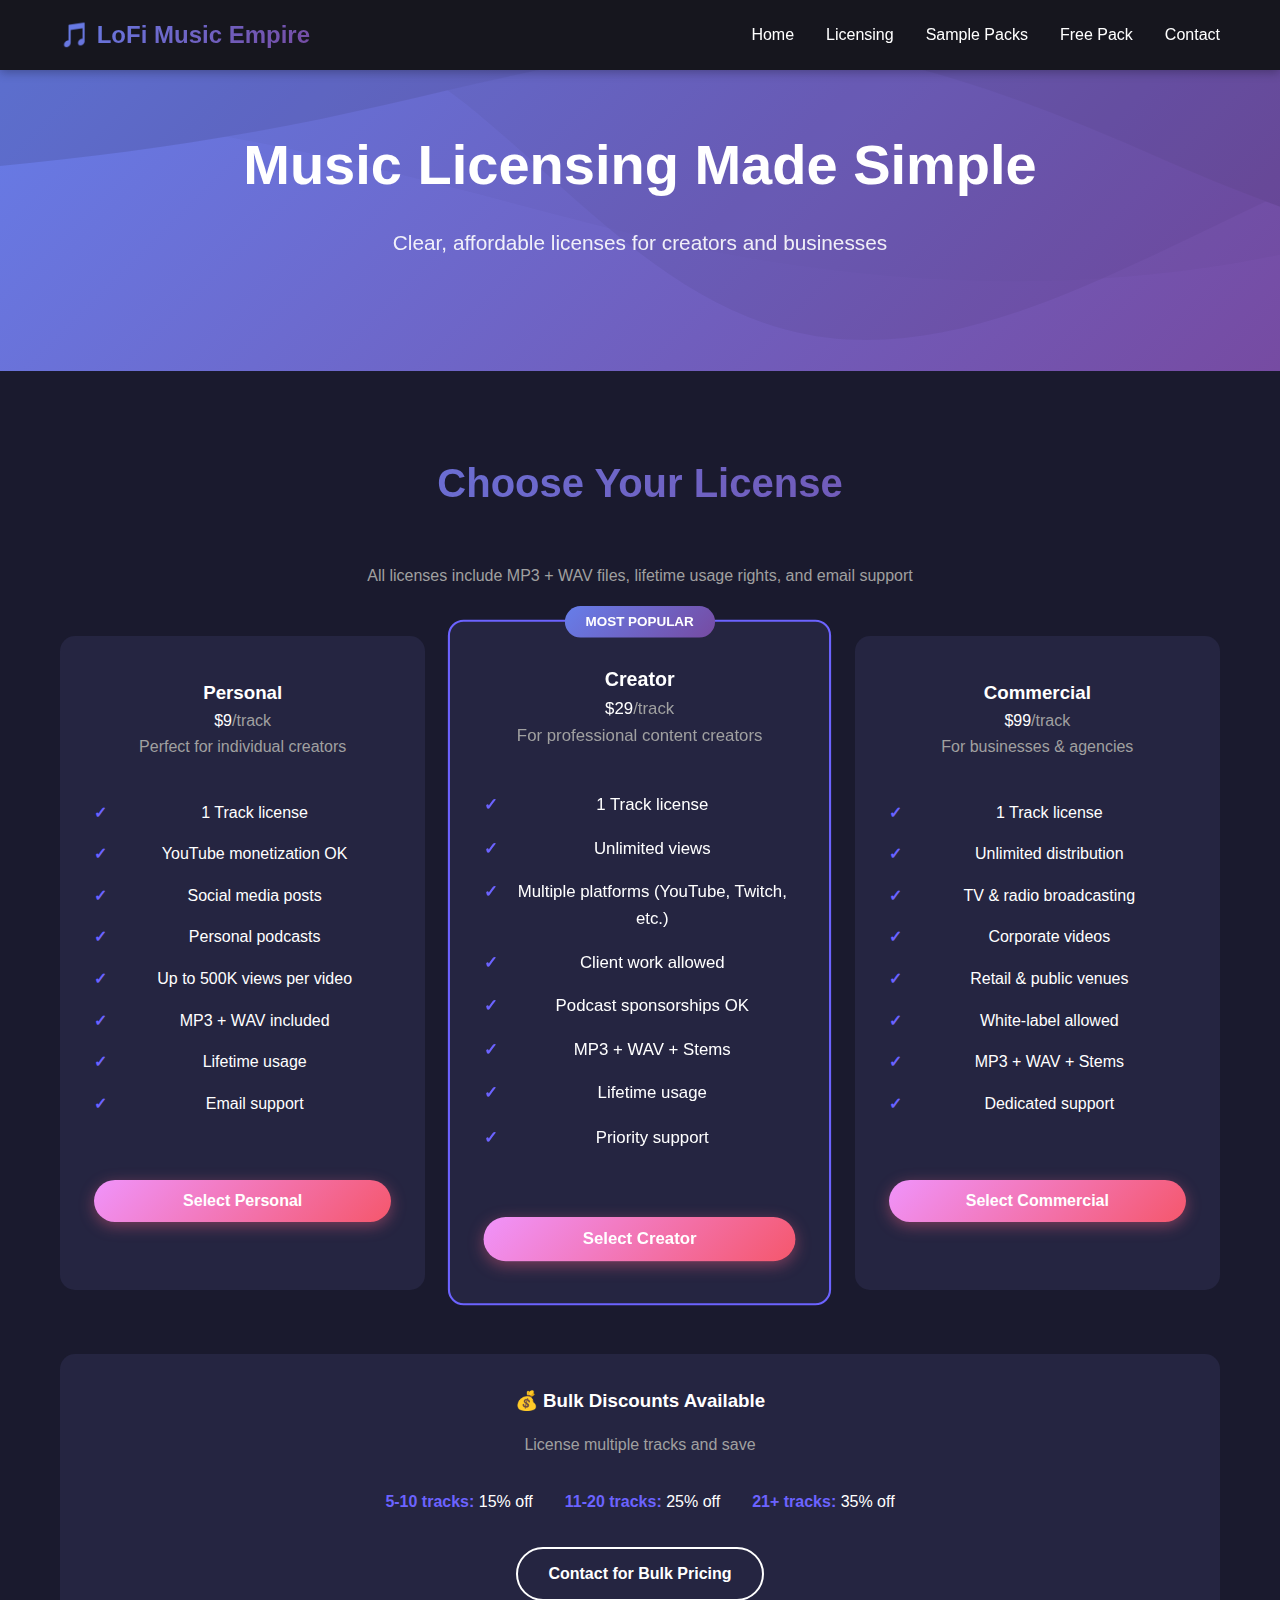
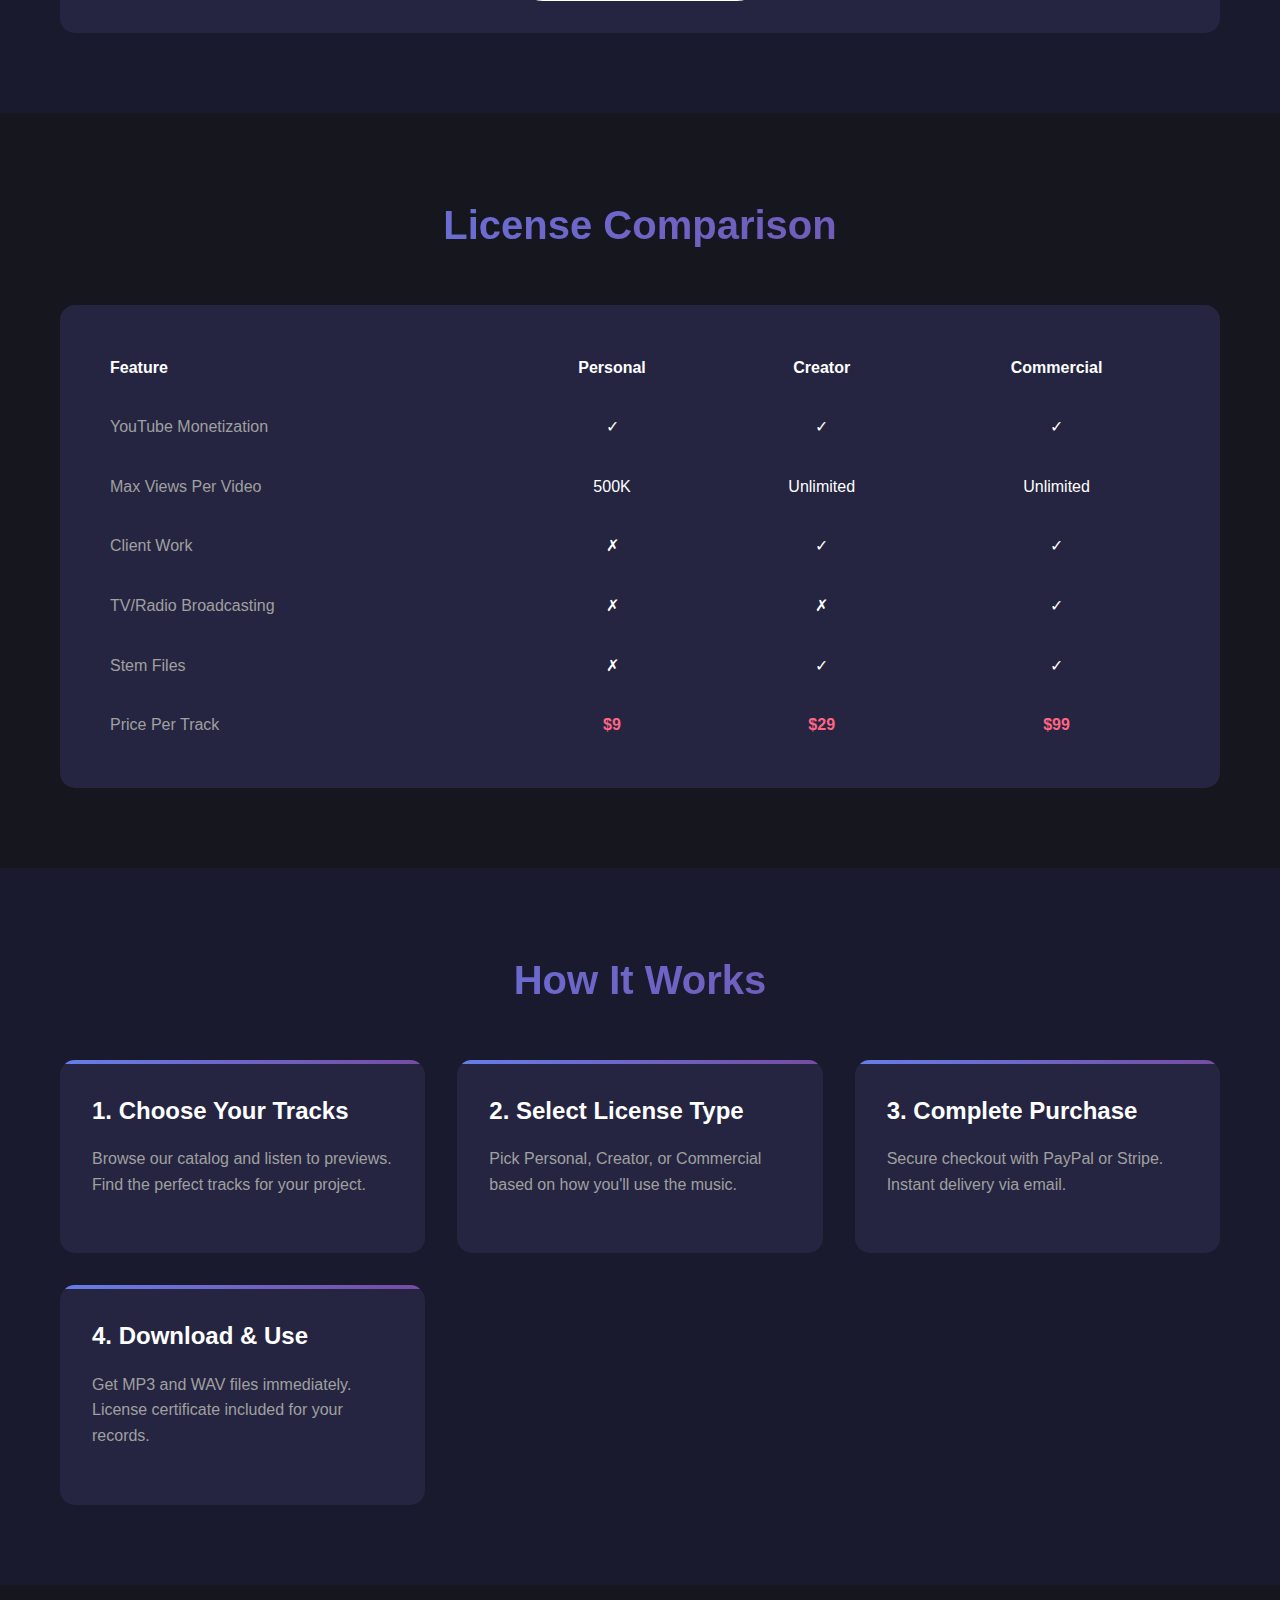
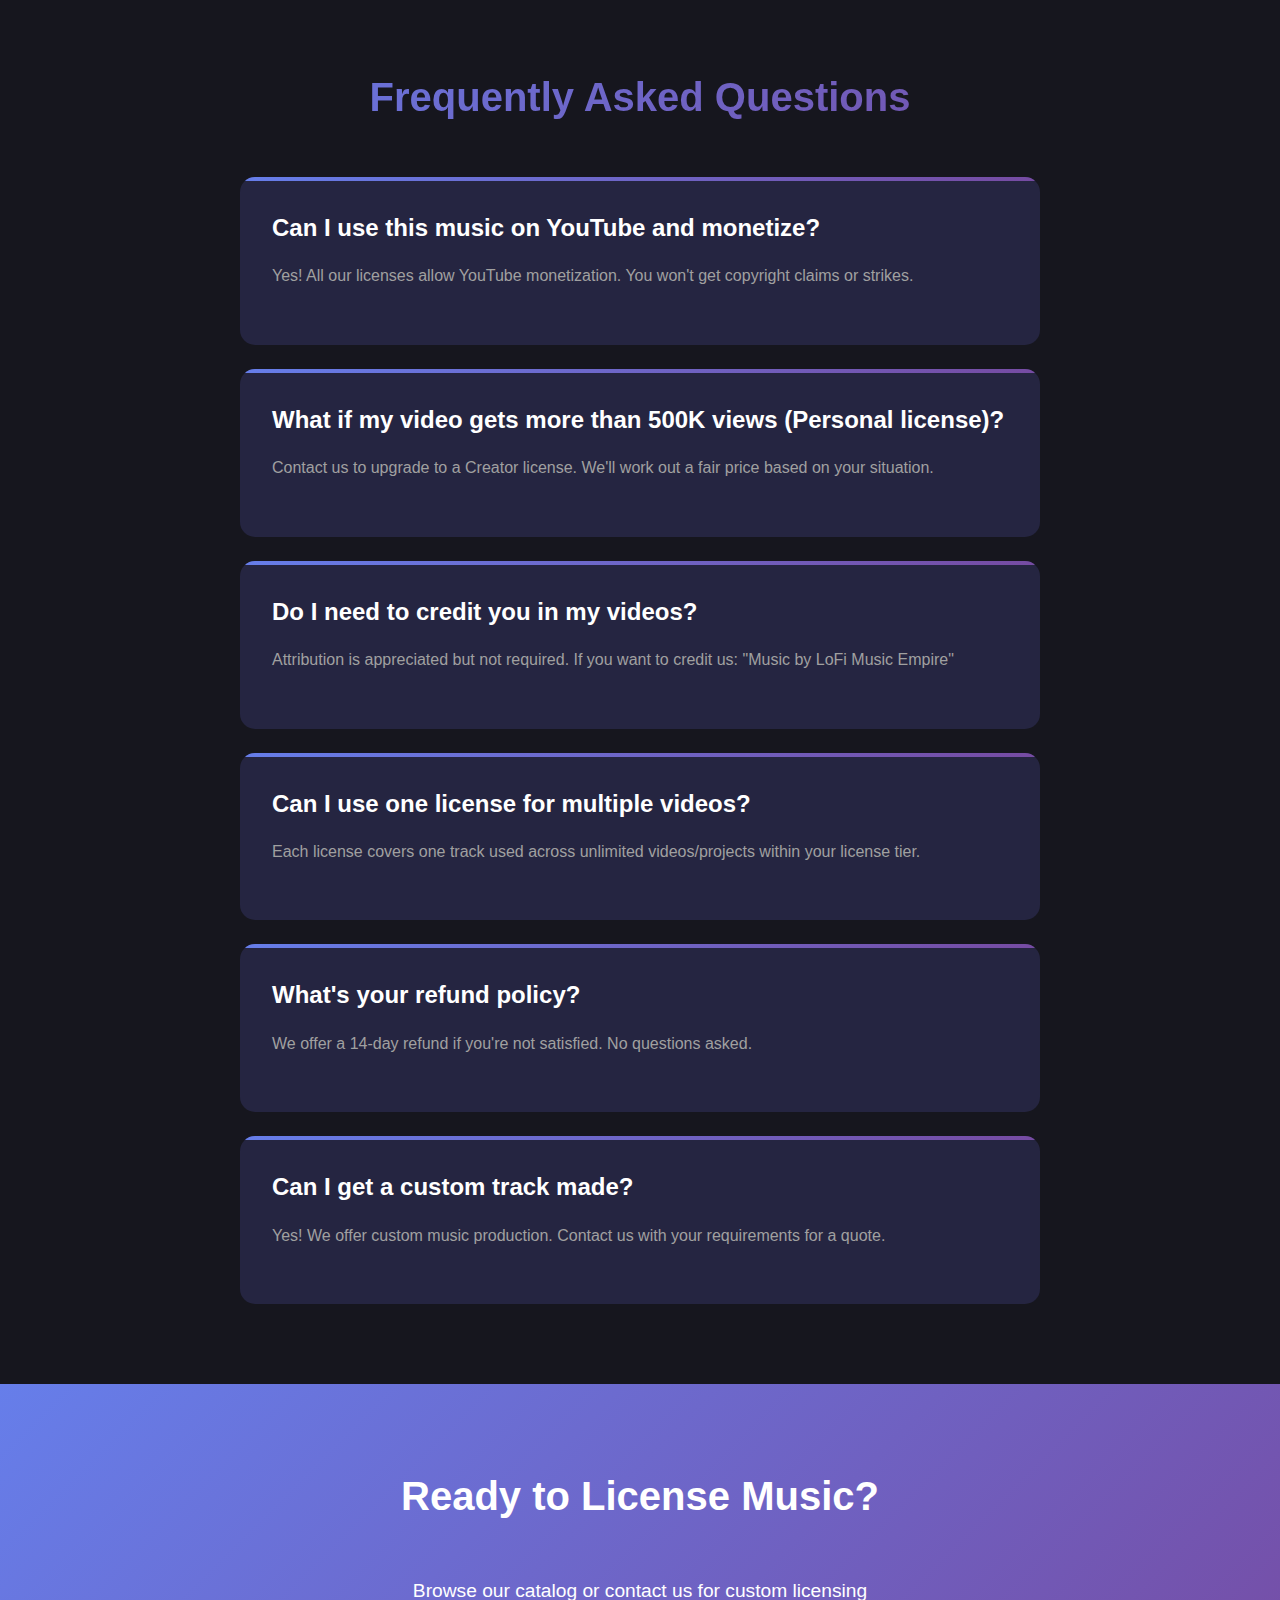
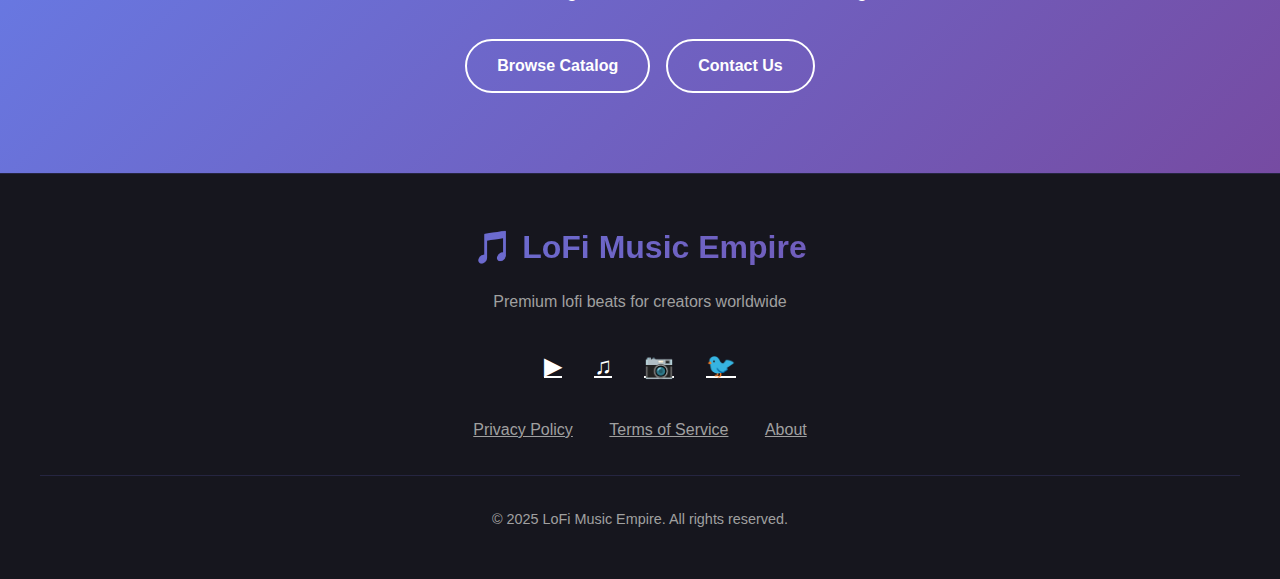
<file: website/licensing.html>
<!DOCTYPE html>
<html lang="en">
<head>
    <meta charset="UTF-8">
    <meta name="viewport" content="width=device-width, initial-scale=1.0">
    <meta name="description" content="License premium lofi music for your YouTube videos, podcasts, and commercial projects. Flexible pricing starting at $9.">
    <title>Music Licensing - LoFi Music Empire</title>
    <link rel="stylesheet" href="css/style.css">
</head>
<body>
    <!-- Navigation -->
    <nav>
        <div class="container">
            <div class="logo">🎵 LoFi Music Empire</div>
            <ul>
                <li><a href="index.html">Home</a></li>
                <li><a href="licensing.html">Licensing</a></li>
                <li><a href="samples.html">Sample Packs</a></li>
                <li><a href="free-pack.html">Free Pack</a></li>
                <li><a href="index.html#contact">Contact</a></li>
            </ul>
        </div>
    </nav>

    <!-- Hero Section -->
    <section class="hero">
        <div class="container">
            <h1>Music Licensing Made Simple</h1>
            <p>Clear, affordable licenses for creators and businesses</p>
        </div>
    </section>

    <!-- Pricing Section -->
    <section id="pricing">
        <div class="container">
            <h2>Choose Your License</h2>
            <p style="text-align: center; color: var(--gray-text); margin-bottom: 3rem;">
                All licenses include MP3 + WAV files, lifetime usage rights, and email support
            </p>

            <div class="pricing-grid">
                <!-- Personal License -->
                <div class="pricing-card">
                    <h3>Personal</h3>
                    <div class="price">$9<span style="font-size: 1rem; color: var(--gray-text);">/track</span></div>
                    <p style="color: var(--gray-text); margin-bottom: 2rem;">Perfect for individual creators</p>

                    <ul class="features">
                        <li>1 Track license</li>
                        <li>YouTube monetization OK</li>
                        <li>Social media posts</li>
                        <li>Personal podcasts</li>
                        <li>Up to 500K views per video</li>
                        <li>MP3 + WAV included</li>
                        <li>Lifetime usage</li>
                        <li>Email support</li>
                    </ul>

                    <button class="btn btn-primary" style="width: 100%; margin-top: 2rem;" onclick="selectLicense('personal')">
                        Select Personal
                    </button>
                </div>

                <!-- Creator License (Featured) -->
                <div class="pricing-card featured">
                    <h3>Creator</h3>
                    <div class="price">$29<span style="font-size: 1rem; color: var(--gray-text);">/track</span></div>
                    <p style="color: var(--gray-text); margin-bottom: 2rem;">For professional content creators</p>

                    <ul class="features">
                        <li>1 Track license</li>
                        <li>Unlimited views</li>
                        <li>Multiple platforms (YouTube, Twitch, etc.)</li>
                        <li>Client work allowed</li>
                        <li>Podcast sponsorships OK</li>
                        <li>MP3 + WAV + Stems</li>
                        <li>Lifetime usage</li>
                        <li>Priority support</li>
                    </ul>

                    <button class="btn btn-primary" style="width: 100%; margin-top: 2rem;" onclick="selectLicense('creator')">
                        Select Creator
                    </button>
                </div>

                <!-- Commercial License -->
                <div class="pricing-card">
                    <h3>Commercial</h3>
                    <div class="price">$99<span style="font-size: 1rem; color: var(--gray-text);">/track</span></div>
                    <p style="color: var(--gray-text); margin-bottom: 2rem;">For businesses & agencies</p>

                    <ul class="features">
                        <li>1 Track license</li>
                        <li>Unlimited distribution</li>
                        <li>TV & radio broadcasting</li>
                        <li>Corporate videos</li>
                        <li>Retail & public venues</li>
                        <li>White-label allowed</li>
                        <li>MP3 + WAV + Stems</li>
                        <li>Dedicated support</li>
                    </ul>

                    <button class="btn btn-primary" style="width: 100%; margin-top: 2rem;" onclick="selectLicense('commercial')">
                        Select Commercial
                    </button>
                </div>
            </div>

            <!-- Bulk Discounts -->
            <div style="text-align: center; margin-top: 4rem; background: var(--card-bg); padding: 2rem; border-radius: 15px;">
                <h3>💰 Bulk Discounts Available</h3>
                <p style="color: var(--gray-text); margin: 1rem 0;">License multiple tracks and save</p>
                <div style="display: flex; gap: 2rem; justify-content: center; flex-wrap: wrap; margin-top: 2rem;">
                    <div>
                        <strong style="color: var(--primary-color);">5-10 tracks:</strong> 15% off
                    </div>
                    <div>
                        <strong style="color: var(--primary-color);">11-20 tracks:</strong> 25% off
                    </div>
                    <div>
                        <strong style="color: var(--primary-color);">21+ tracks:</strong> 35% off
                    </div>
                </div>
                <a href="index.html#contact" class="btn btn-secondary" style="margin-top: 2rem;">Contact for Bulk Pricing</a>
            </div>
        </div>
    </section>

    <!-- License Comparison -->
    <section id="comparison" style="background: var(--darker-bg);">
        <div class="container">
            <h2>License Comparison</h2>

            <div style="overflow-x: auto;">
                <table style="width: 100%; background: var(--card-bg); border-radius: 15px; padding: 2rem;">
                    <thead>
                        <tr style="border-bottom: 2px solid var(--darker-bg);">
                            <th style="text-align: left; padding: 1rem;">Feature</th>
                            <th style="padding: 1rem;">Personal</th>
                            <th style="padding: 1rem;">Creator</th>
                            <th style="padding: 1rem;">Commercial</th>
                        </tr>
                    </thead>
                    <tbody>
                        <tr style="border-bottom: 1px solid var(--darker-bg);">
                            <td style="padding: 1rem; color: var(--gray-text);">YouTube Monetization</td>
                            <td style="padding: 1rem; text-align: center;">✓</td>
                            <td style="padding: 1rem; text-align: center;">✓</td>
                            <td style="padding: 1rem; text-align: center;">✓</td>
                        </tr>
                        <tr style="border-bottom: 1px solid var(--darker-bg);">
                            <td style="padding: 1rem; color: var(--gray-text);">Max Views Per Video</td>
                            <td style="padding: 1rem; text-align: center;">500K</td>
                            <td style="padding: 1rem; text-align: center;">Unlimited</td>
                            <td style="padding: 1rem; text-align: center;">Unlimited</td>
                        </tr>
                        <tr style="border-bottom: 1px solid var(--darker-bg);">
                            <td style="padding: 1rem; color: var(--gray-text);">Client Work</td>
                            <td style="padding: 1rem; text-align: center;">✗</td>
                            <td style="padding: 1rem; text-align: center;">✓</td>
                            <td style="padding: 1rem; text-align: center;">✓</td>
                        </tr>
                        <tr style="border-bottom: 1px solid var(--darker-bg);">
                            <td style="padding: 1rem; color: var(--gray-text);">TV/Radio Broadcasting</td>
                            <td style="padding: 1rem; text-align: center;">✗</td>
                            <td style="padding: 1rem; text-align: center;">✗</td>
                            <td style="padding: 1rem; text-align: center;">✓</td>
                        </tr>
                        <tr style="border-bottom: 1px solid var(--darker-bg);">
                            <td style="padding: 1rem; color: var(--gray-text);">Stem Files</td>
                            <td style="padding: 1rem; text-align: center;">✗</td>
                            <td style="padding: 1rem; text-align: center;">✓</td>
                            <td style="padding: 1rem; text-align: center;">✓</td>
                        </tr>
                        <tr>
                            <td style="padding: 1rem; color: var(--gray-text);">Price Per Track</td>
                            <td style="padding: 1rem; text-align: center; font-weight: bold; color: var(--secondary-color);">$9</td>
                            <td style="padding: 1rem; text-align: center; font-weight: bold; color: var(--secondary-color);">$29</td>
                            <td style="padding: 1rem; text-align: center; font-weight: bold; color: var(--secondary-color);">$99</td>
                        </tr>
                    </tbody>
                </table>
            </div>
        </div>
    </section>

    <!-- How It Works -->
    <section id="how-it-works">
        <div class="container">
            <h2>How It Works</h2>

            <div class="grid">
                <div class="card">
                    <h3>1. Choose Your Tracks</h3>
                    <p>Browse our catalog and listen to previews. Find the perfect tracks for your project.</p>
                </div>
                <div class="card">
                    <h3>2. Select License Type</h3>
                    <p>Pick Personal, Creator, or Commercial based on how you'll use the music.</p>
                </div>
                <div class="card">
                    <h3>3. Complete Purchase</h3>
                    <p>Secure checkout with PayPal or Stripe. Instant delivery via email.</p>
                </div>
                <div class="card">
                    <h3>4. Download & Use</h3>
                    <p>Get MP3 and WAV files immediately. License certificate included for your records.</p>
                </div>
            </div>
        </div>
    </section>

    <!-- FAQ -->
    <section id="faq" style="background: var(--darker-bg);">
        <div class="container">
            <h2>Frequently Asked Questions</h2>

            <div style="max-width: 800px; margin: 0 auto;">
                <div class="card" style="margin-bottom: 1.5rem;">
                    <h3>Can I use this music on YouTube and monetize?</h3>
                    <p>Yes! All our licenses allow YouTube monetization. You won't get copyright claims or strikes.</p>
                </div>

                <div class="card" style="margin-bottom: 1.5rem;">
                    <h3>What if my video gets more than 500K views (Personal license)?</h3>
                    <p>Contact us to upgrade to a Creator license. We'll work out a fair price based on your situation.</p>
                </div>

                <div class="card" style="margin-bottom: 1.5rem;">
                    <h3>Do I need to credit you in my videos?</h3>
                    <p>Attribution is appreciated but not required. If you want to credit us: "Music by LoFi Music Empire"</p>
                </div>

                <div class="card" style="margin-bottom: 1.5rem;">
                    <h3>Can I use one license for multiple videos?</h3>
                    <p>Each license covers one track used across unlimited videos/projects within your license tier.</p>
                </div>

                <div class="card" style="margin-bottom: 1.5rem;">
                    <h3>What's your refund policy?</h3>
                    <p>We offer a 14-day refund if you're not satisfied. No questions asked.</p>
                </div>

                <div class="card">
                    <h3>Can I get a custom track made?</h3>
                    <p>Yes! We offer custom music production. Contact us with your requirements for a quote.</p>
                </div>
            </div>
        </div>
    </section>

    <!-- CTA -->
    <section id="cta" style="background: var(--gradient-1); text-align: center;">
        <div class="container">
            <h2 style="color: white; -webkit-text-fill-color: white;">Ready to License Music?</h2>
            <p style="font-size: 1.2rem; margin-bottom: 2rem; color: white;">Browse our catalog or contact us for custom licensing</p>
            <div style="display: flex; gap: 1rem; justify-content: center; flex-wrap: wrap;">
                <a href="index.html#music" class="btn btn-secondary">Browse Catalog</a>
                <a href="index.html#contact" class="btn btn-secondary">Contact Us</a>
            </div>
        </div>
    </section>

    <!-- Footer -->
    <footer>
        <div class="footer-content">
            <div class="logo" style="font-size: 2rem; margin-bottom: 1rem;">🎵 LoFi Music Empire</div>
            <p style="color: var(--gray-text); margin-bottom: 2rem;">Premium lofi beats for creators worldwide</p>

            <div class="social-links">
                <a href="https://youtube.com/@yourchannelhere" target="_blank" title="YouTube">▶</a>
                <a href="https://open.spotify.com/artist/yourartist" target="_blank" title="Spotify">♫</a>
                <a href="https://instagram.com/yourhandle" target="_blank" title="Instagram">📷</a>
                <a href="https://twitter.com/yourhandle" target="_blank" title="Twitter">🐦</a>
            </div>

            <div style="margin-top: 2rem;">
                <a href="privacy.html" style="color: var(--gray-text); margin: 0 1rem;">Privacy Policy</a>
                <a href="terms.html" style="color: var(--gray-text); margin: 0 1rem;">Terms of Service</a>
                <a href="about.html" style="color: var(--gray-text); margin: 0 1rem;">About</a>
            </div>

            <div style="margin-top: 2rem; padding-top: 2rem; border-top: 1px solid var(--card-bg);">
                <p style="color: var(--gray-text); font-size: 0.9rem;">
                    © 2025 LoFi Music Empire. All rights reserved.
                </p>
            </div>
        </div>
    </footer>

    <script src="js/main.js"></script>
    <script>
        function selectLicense(type) {
            // This would integrate with your payment processor (Stripe/PayPal)
            alert(`Selected ${type} license! This would redirect to payment processing.\n\nIntegrate with:\n- Stripe: stripe.com\n- PayPal: paypal.com\n- Gumroad: gumroad.com`);

            // Example: window.location.href = `https://buy.stripe.com/your-product-${type}`;
        }
    </script>
</body>
</html>
</file>
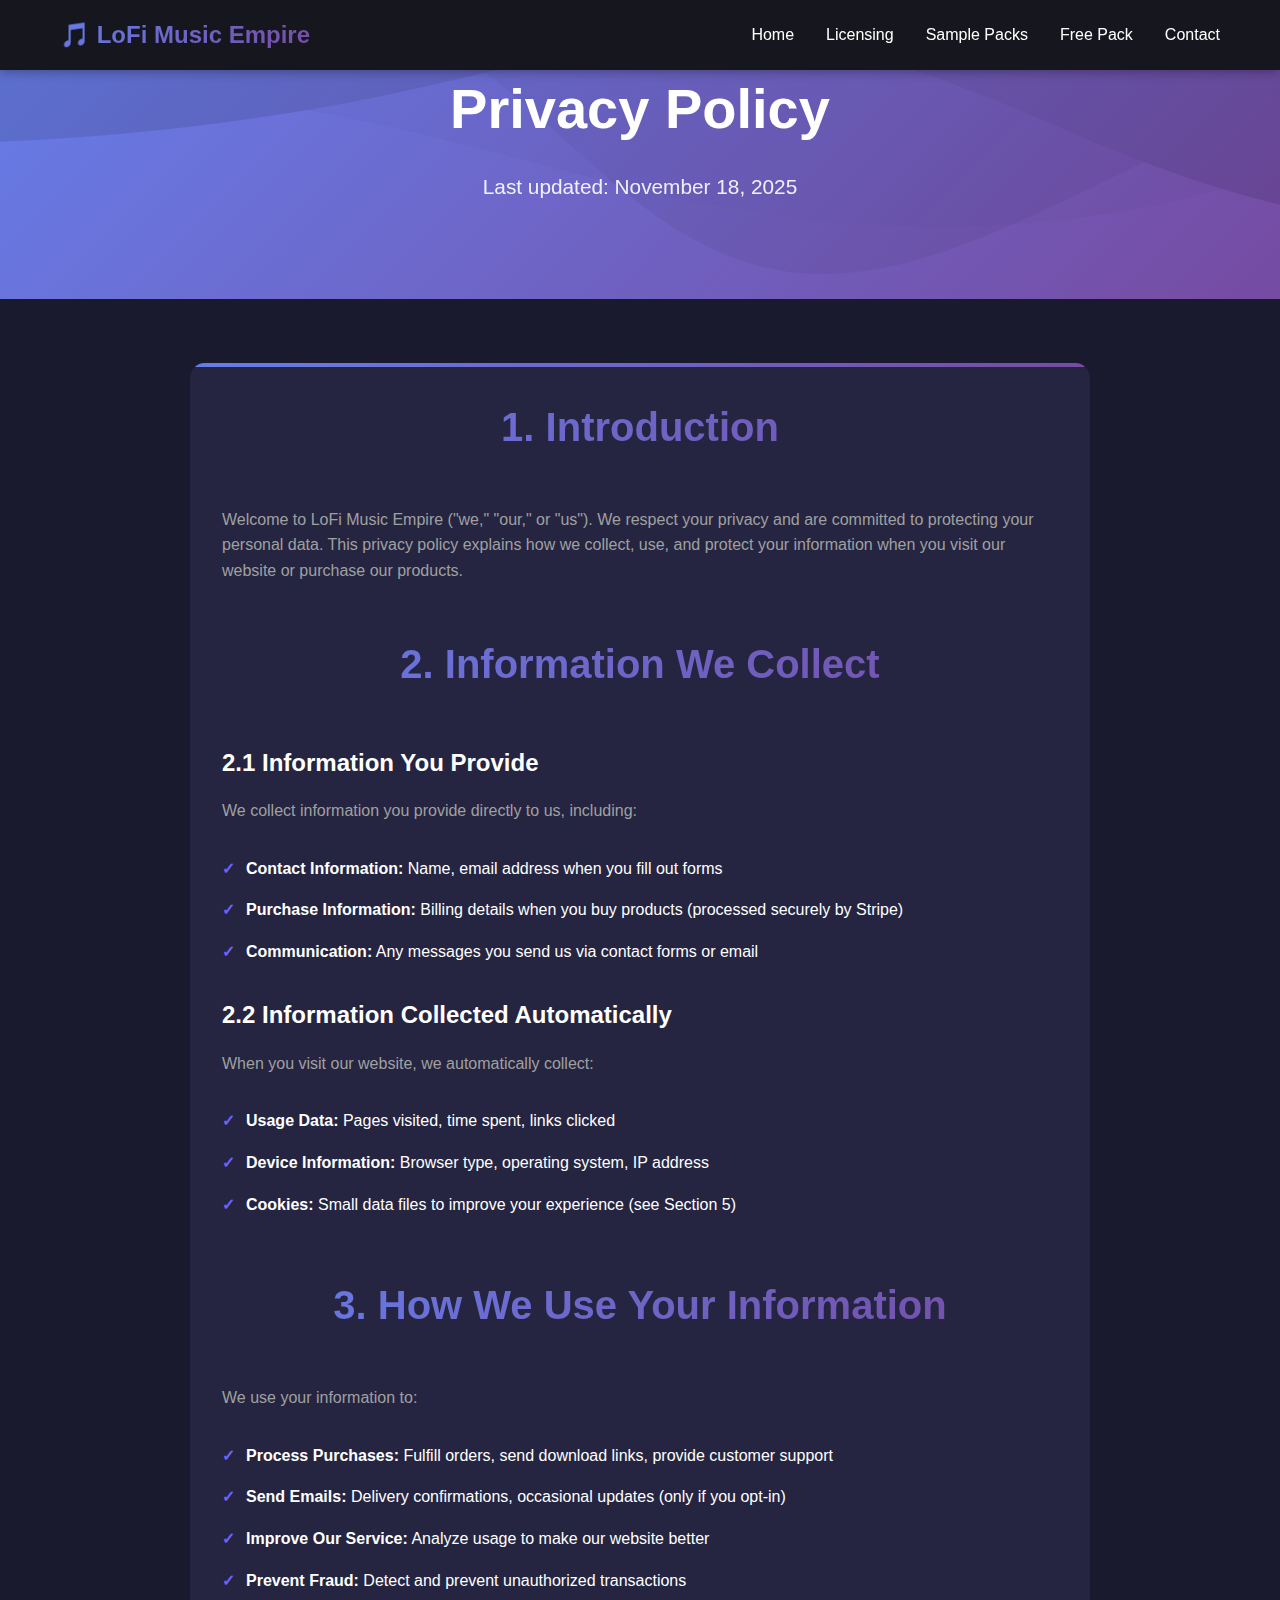
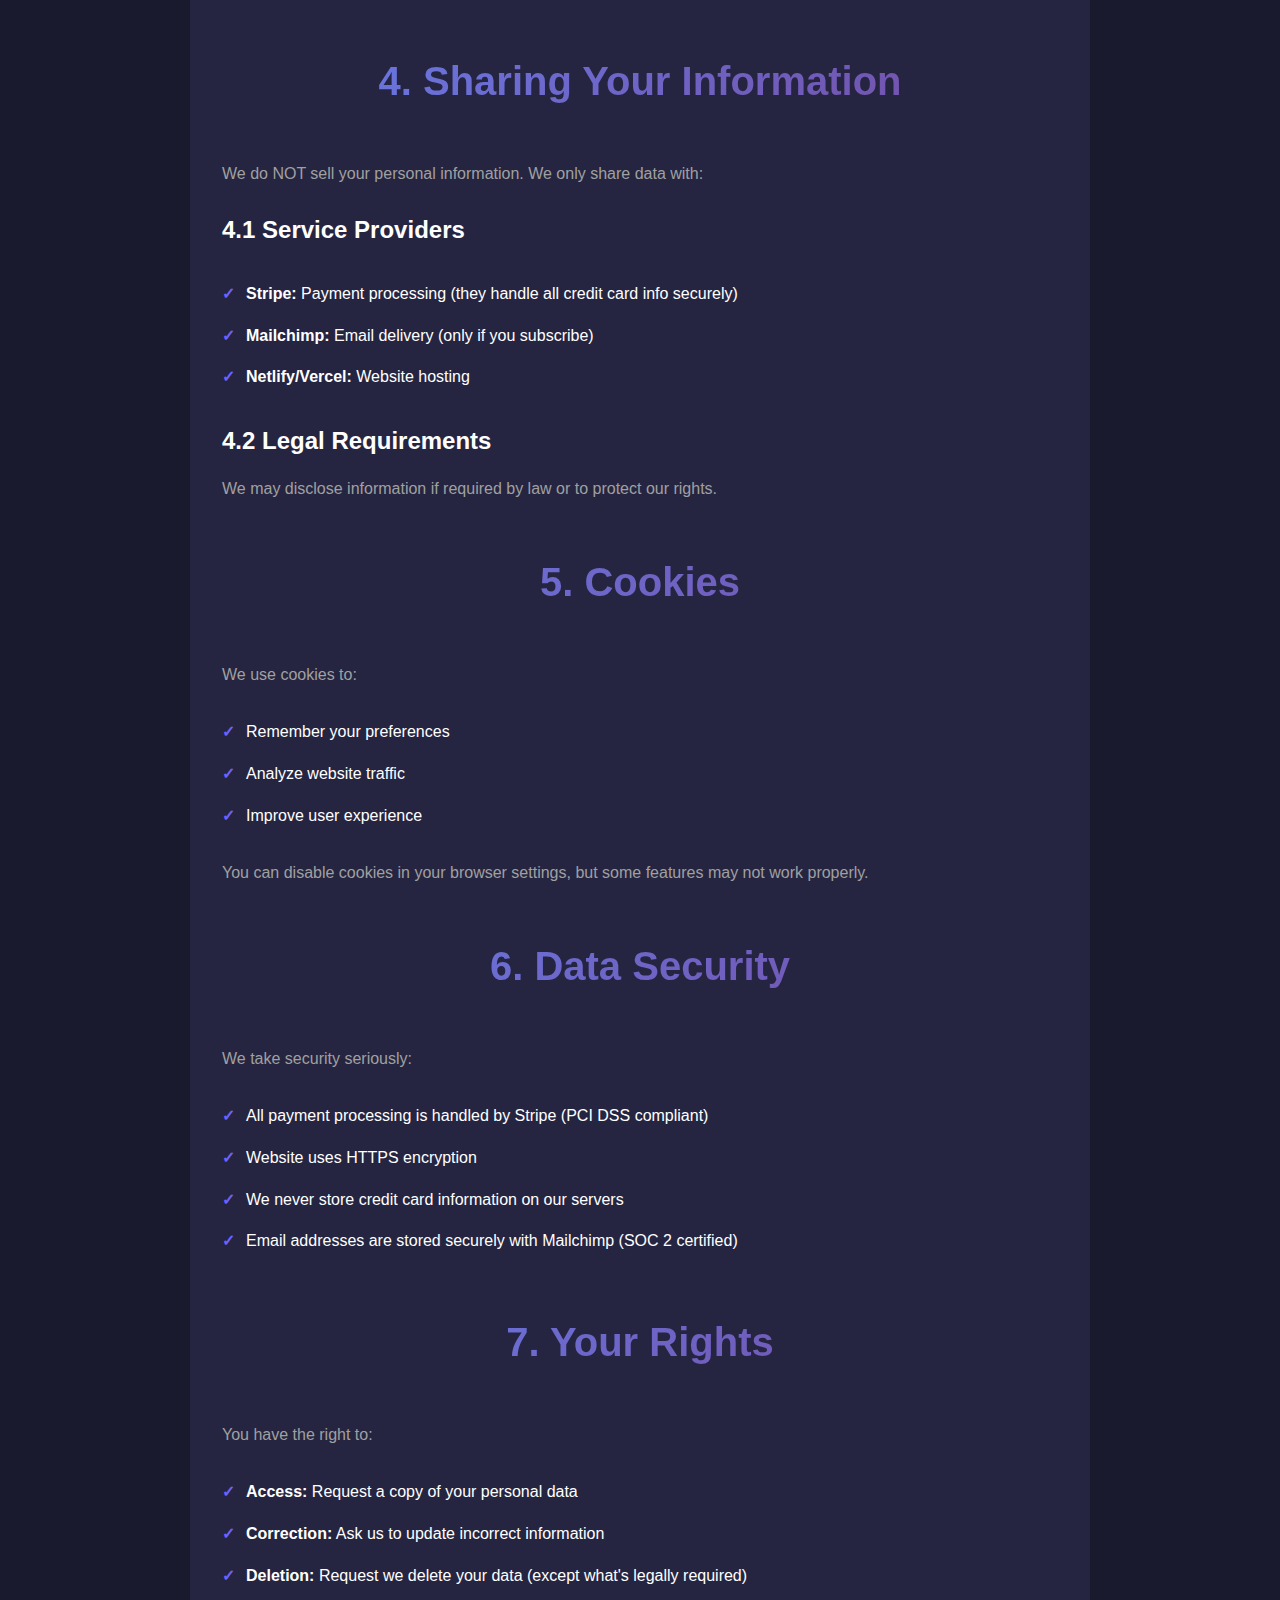
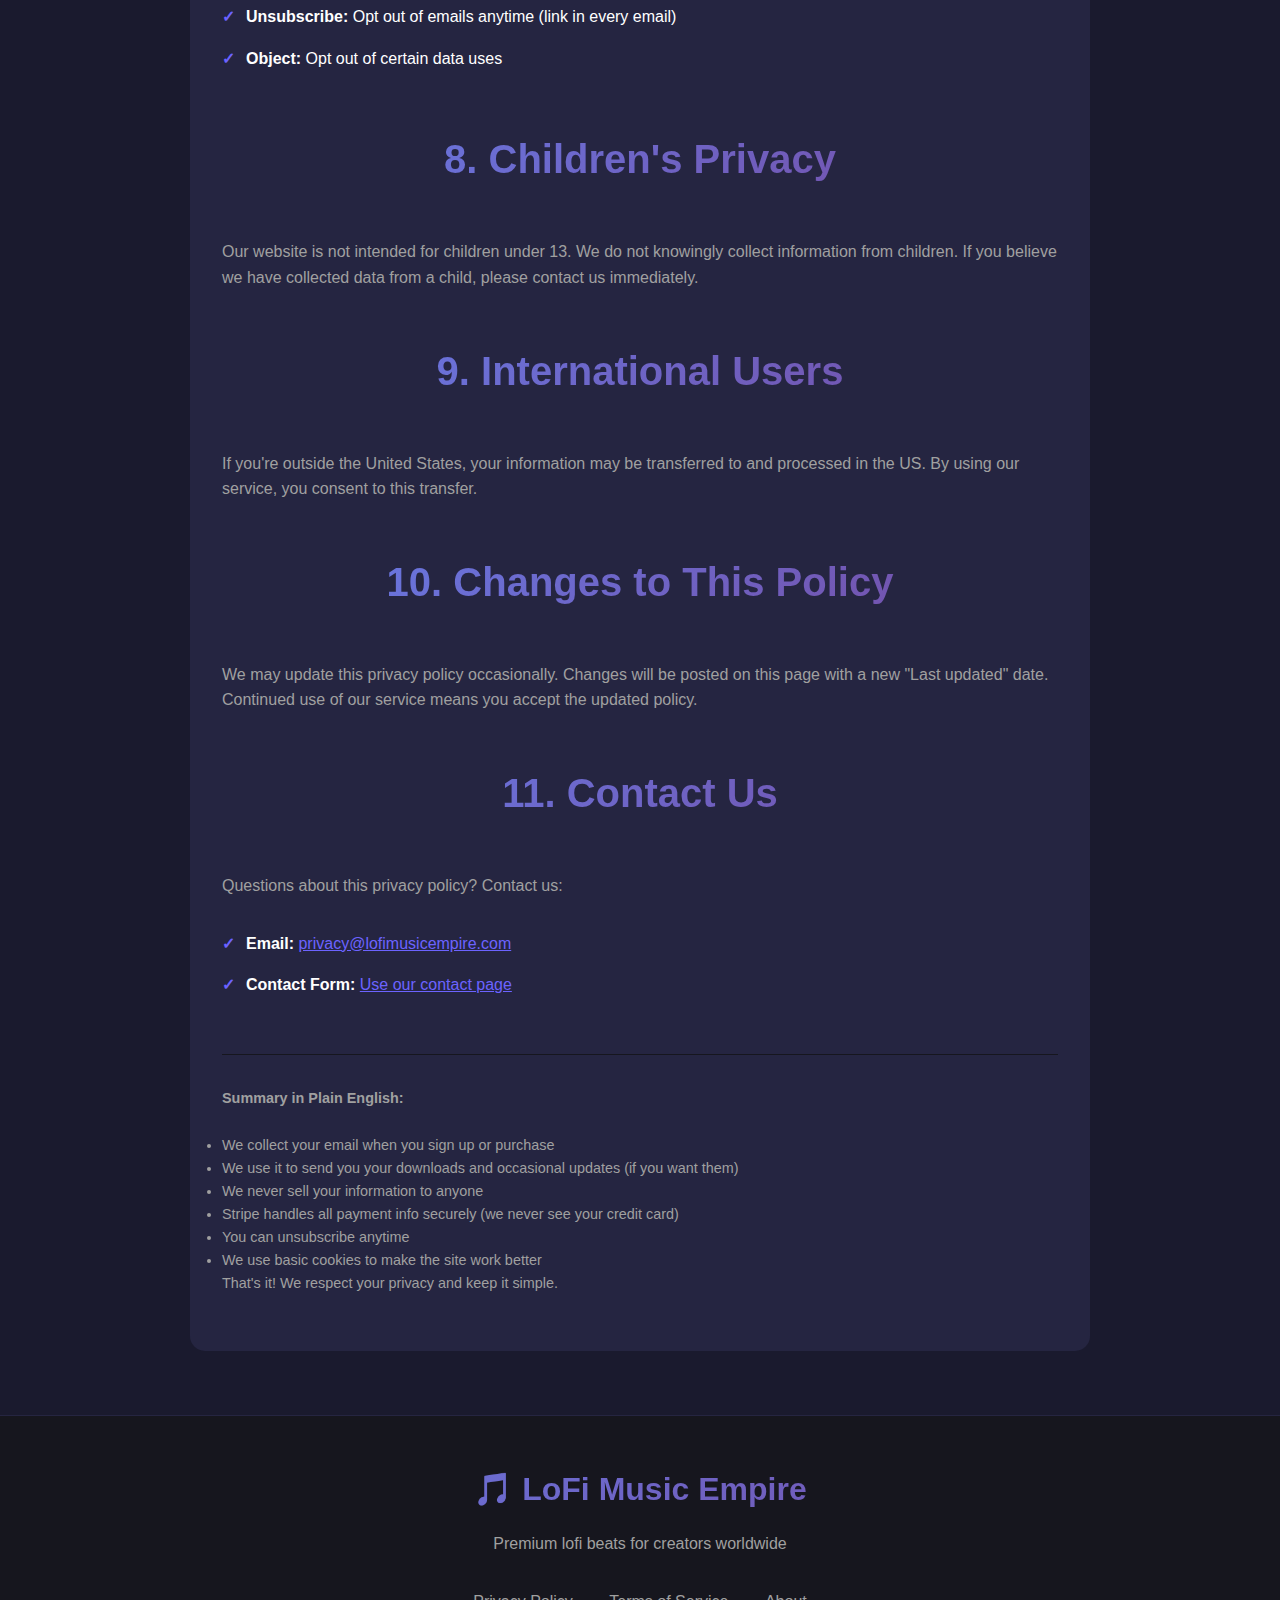
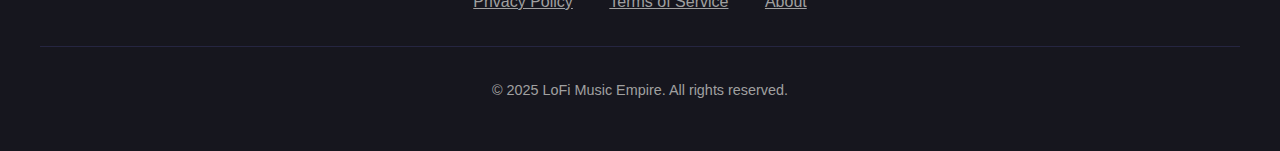
<file: website/privacy.html>
<!DOCTYPE html>
<html lang="en">
<head>
    <meta charset="UTF-8">
    <meta name="viewport" content="width=device-width, initial-scale=1.0">
    <title>Privacy Policy - LoFi Music Empire</title>
    <link rel="stylesheet" href="css/style.css">
</head>
<body>
    <!-- Navigation -->
    <nav>
        <div class="container">
            <div class="logo">🎵 LoFi Music Empire</div>
            <ul>
                <li><a href="index.html">Home</a></li>
                <li><a href="licensing.html">Licensing</a></li>
                <li><a href="samples.html">Sample Packs</a></li>
                <li><a href="free-pack.html">Free Pack</a></li>
                <li><a href="index.html#contact">Contact</a></li>
            </ul>
        </div>
    </nav>

    <!-- Hero Section -->
    <section class="hero" style="padding: 4rem 0;">
        <div class="container">
            <h1>Privacy Policy</h1>
            <p>Last updated: November 18, 2025</p>
        </div>
    </section>

    <!-- Privacy Content -->
    <section id="privacy-content" style="padding: 4rem 0;">
        <div class="container">
            <div class="card" style="max-width: 900px; margin: 0 auto;">
                <h2>1. Introduction</h2>
                <p>
                    Welcome to LoFi Music Empire ("we," "our," or "us"). We respect your privacy and are committed to protecting your personal data. This privacy policy explains how we collect, use, and protect your information when you visit our website or purchase our products.
                </p>

                <h2 style="margin-top: 3rem;">2. Information We Collect</h2>

                <h3>2.1 Information You Provide</h3>
                <p>We collect information you provide directly to us, including:</p>
                <ul class="features">
                    <li><strong>Contact Information:</strong> Name, email address when you fill out forms</li>
                    <li><strong>Purchase Information:</strong> Billing details when you buy products (processed securely by Stripe)</li>
                    <li><strong>Communication:</strong> Any messages you send us via contact forms or email</li>
                </ul>

                <h3>2.2 Information Collected Automatically</h3>
                <p>When you visit our website, we automatically collect:</p>
                <ul class="features">
                    <li><strong>Usage Data:</strong> Pages visited, time spent, links clicked</li>
                    <li><strong>Device Information:</strong> Browser type, operating system, IP address</li>
                    <li><strong>Cookies:</strong> Small data files to improve your experience (see Section 5)</li>
                </ul>

                <h2 style="margin-top: 3rem;">3. How We Use Your Information</h2>
                <p>We use your information to:</p>
                <ul class="features">
                    <li><strong>Process Purchases:</strong> Fulfill orders, send download links, provide customer support</li>
                    <li><strong>Send Emails:</strong> Delivery confirmations, occasional updates (only if you opt-in)</li>
                    <li><strong>Improve Our Service:</strong> Analyze usage to make our website better</li>
                    <li><strong>Prevent Fraud:</strong> Detect and prevent unauthorized transactions</li>
                </ul>

                <h2 style="margin-top: 3rem;">4. Sharing Your Information</h2>
                <p>We do NOT sell your personal information. We only share data with:</p>

                <h3>4.1 Service Providers</h3>
                <ul class="features">
                    <li><strong>Stripe:</strong> Payment processing (they handle all credit card info securely)</li>
                    <li><strong>Mailchimp:</strong> Email delivery (only if you subscribe)</li>
                    <li><strong>Netlify/Vercel:</strong> Website hosting</li>
                </ul>

                <h3>4.2 Legal Requirements</h3>
                <p>We may disclose information if required by law or to protect our rights.</p>

                <h2 style="margin-top: 3rem;">5. Cookies</h2>
                <p>We use cookies to:</p>
                <ul class="features">
                    <li>Remember your preferences</li>
                    <li>Analyze website traffic</li>
                    <li>Improve user experience</li>
                </ul>
                <p>You can disable cookies in your browser settings, but some features may not work properly.</p>

                <h2 style="margin-top: 3rem;">6. Data Security</h2>
                <p>We take security seriously:</p>
                <ul class="features">
                    <li>All payment processing is handled by Stripe (PCI DSS compliant)</li>
                    <li>Website uses HTTPS encryption</li>
                    <li>We never store credit card information on our servers</li>
                    <li>Email addresses are stored securely with Mailchimp (SOC 2 certified)</li>
                </ul>

                <h2 style="margin-top: 3rem;">7. Your Rights</h2>
                <p>You have the right to:</p>
                <ul class="features">
                    <li><strong>Access:</strong> Request a copy of your personal data</li>
                    <li><strong>Correction:</strong> Ask us to update incorrect information</li>
                    <li><strong>Deletion:</strong> Request we delete your data (except what's legally required)</li>
                    <li><strong>Unsubscribe:</strong> Opt out of emails anytime (link in every email)</li>
                    <li><strong>Object:</strong> Opt out of certain data uses</li>
                </ul>

                <h2 style="margin-top: 3rem;">8. Children's Privacy</h2>
                <p>Our website is not intended for children under 13. We do not knowingly collect information from children. If you believe we have collected data from a child, please contact us immediately.</p>

                <h2 style="margin-top: 3rem;">9. International Users</h2>
                <p>If you're outside the United States, your information may be transferred to and processed in the US. By using our service, you consent to this transfer.</p>

                <h2 style="margin-top: 3rem;">10. Changes to This Policy</h2>
                <p>We may update this privacy policy occasionally. Changes will be posted on this page with a new "Last updated" date. Continued use of our service means you accept the updated policy.</p>

                <h2 style="margin-top: 3rem;">11. Contact Us</h2>
                <p>Questions about this privacy policy? Contact us:</p>
                <ul class="features">
                    <li><strong>Email:</strong> <a href="mailto:privacy@lofimusicempire.com" style="color: var(--primary-color);">privacy@lofimusicempire.com</a></li>
                    <li><strong>Contact Form:</strong> <a href="index.html#contact" style="color: var(--primary-color);">Use our contact page</a></li>
                </ul>

                <div style="margin-top: 3rem; padding-top: 2rem; border-top: 1px solid var(--darker-bg); color: var(--gray-text); font-size: 0.9rem;">
                    <p><strong>Summary in Plain English:</strong></p>
                    <ul>
                        <li>We collect your email when you sign up or purchase</li>
                        <li>We use it to send you your downloads and occasional updates (if you want them)</li>
                        <li>We never sell your information to anyone</li>
                        <li>Stripe handles all payment info securely (we never see your credit card)</li>
                        <li>You can unsubscribe anytime</li>
                        <li>We use basic cookies to make the site work better</li>
                    </ul>
                    <p>That's it! We respect your privacy and keep it simple.</p>
                </div>
            </div>
        </div>
    </section>

    <!-- Footer -->
    <footer>
        <div class="footer-content">
            <div class="logo" style="font-size: 2rem; margin-bottom: 1rem;">🎵 LoFi Music Empire</div>
            <p style="color: var(--gray-text); margin-bottom: 2rem;">Premium lofi beats for creators worldwide</p>

            <div style="margin-top: 2rem;">
                <a href="privacy.html" style="color: var(--gray-text); margin: 0 1rem;">Privacy Policy</a>
                <a href="terms.html" style="color: var(--gray-text); margin: 0 1rem;">Terms of Service</a>
                <a href="about.html" style="color: var(--gray-text); margin: 0 1rem;">About</a>
            </div>

            <div style="margin-top: 2rem; padding-top: 2rem; border-top: 1px solid var(--card-bg);">
                <p style="color: var(--gray-text); font-size: 0.9rem;">
                    © 2025 LoFi Music Empire. All rights reserved.
                </p>
            </div>
        </div>
    </footer>
</body>
</html>
</file>
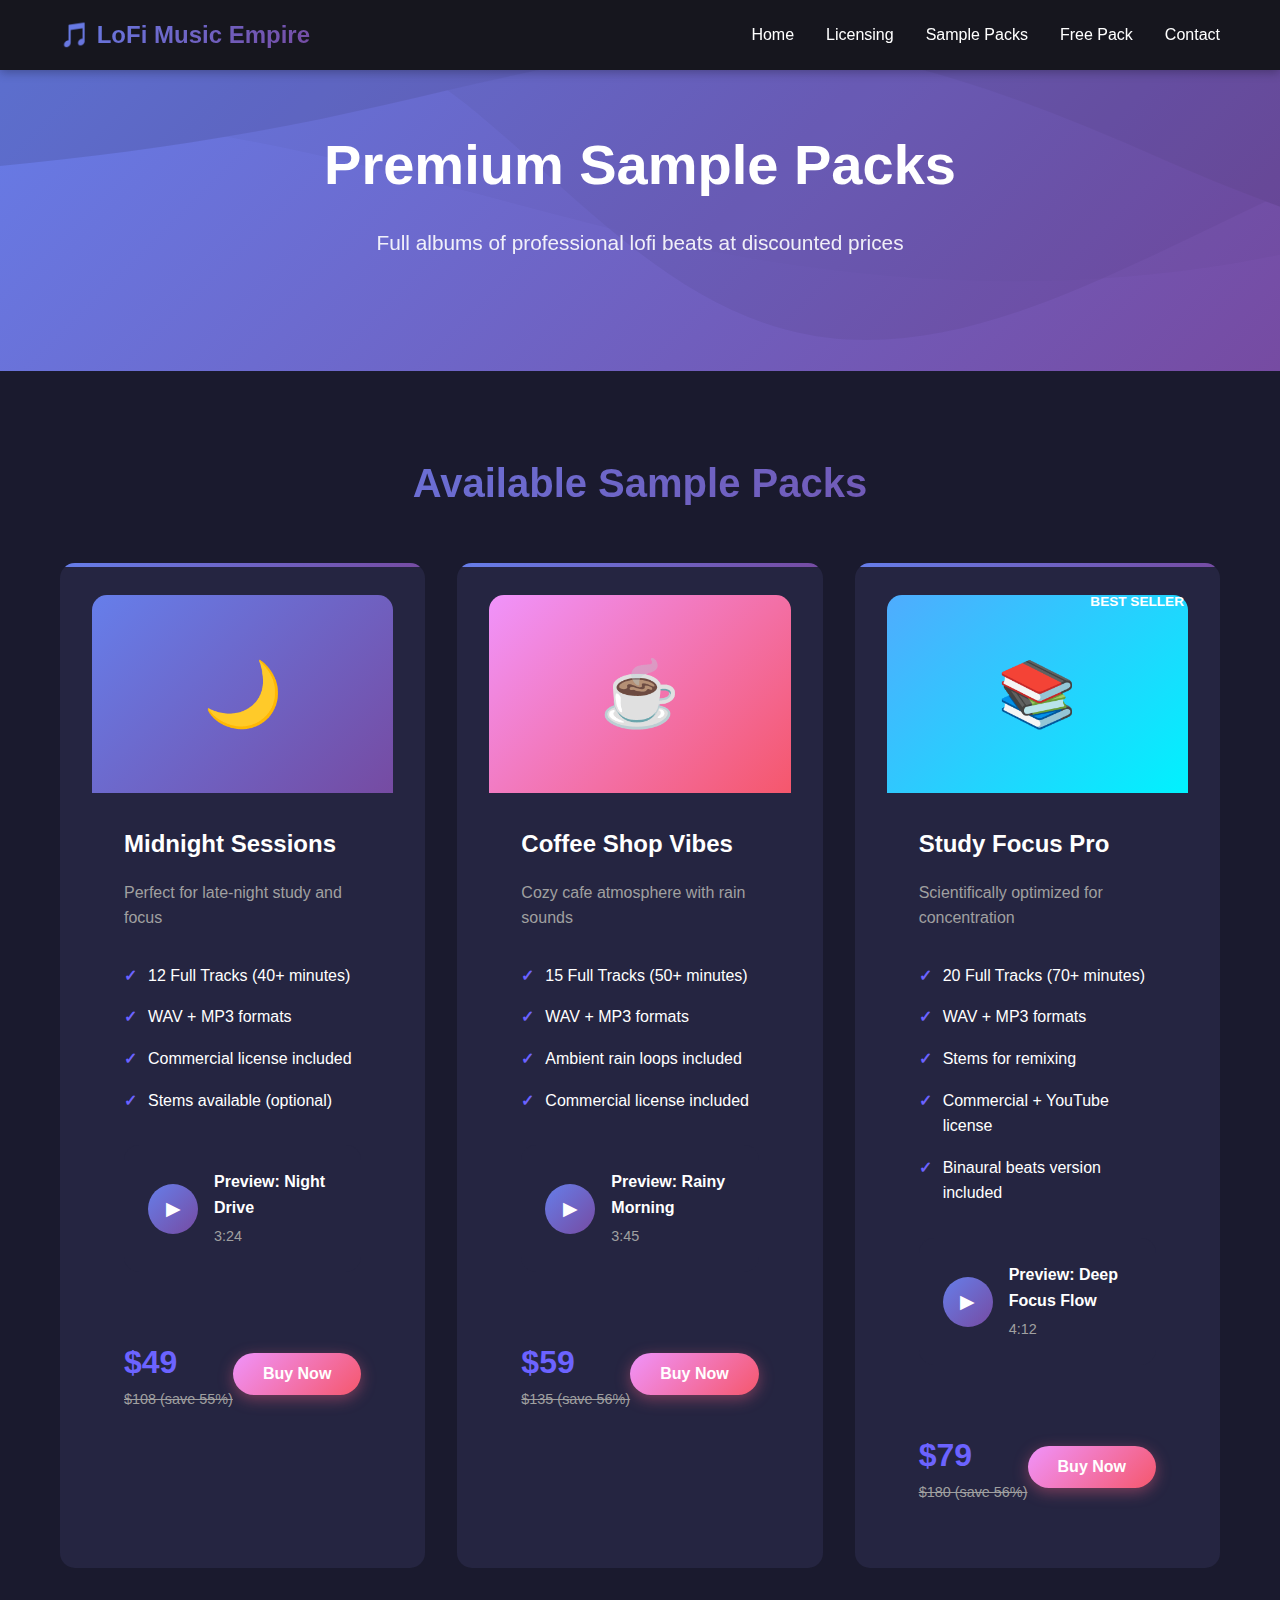
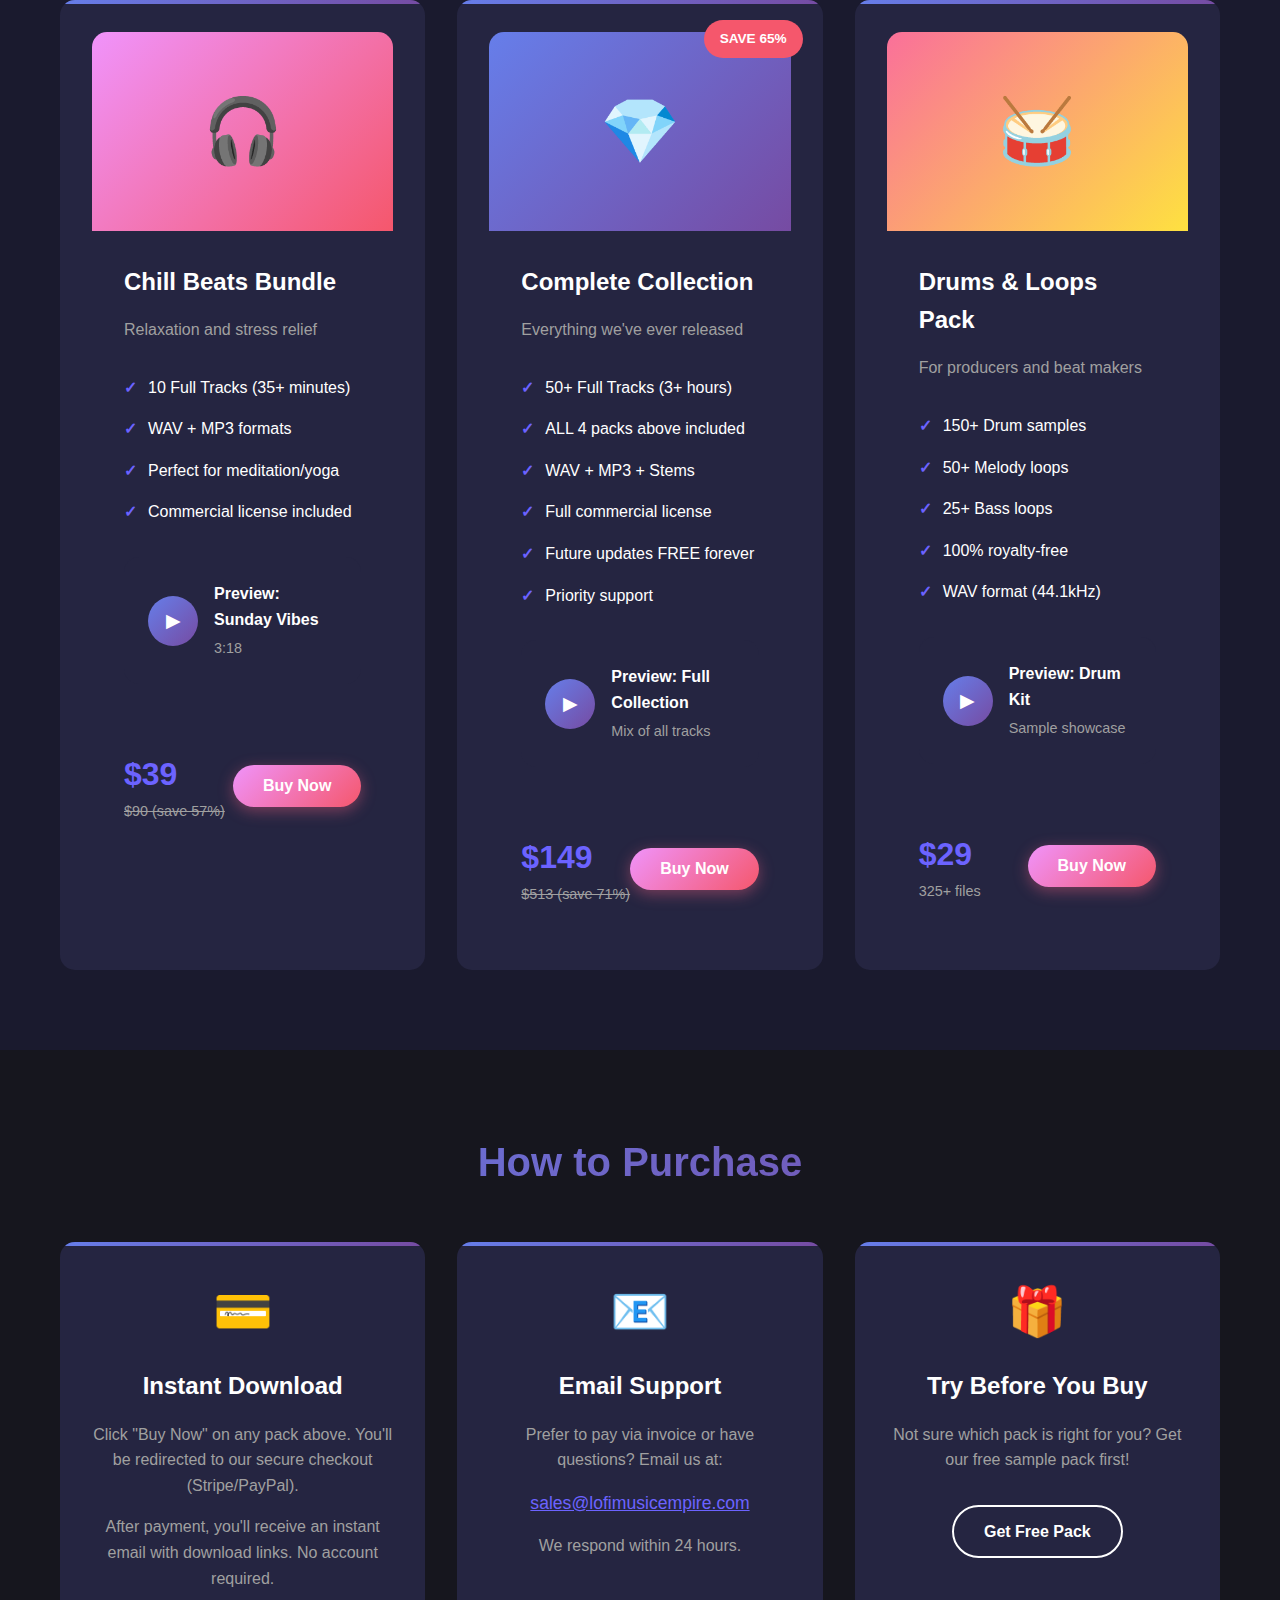
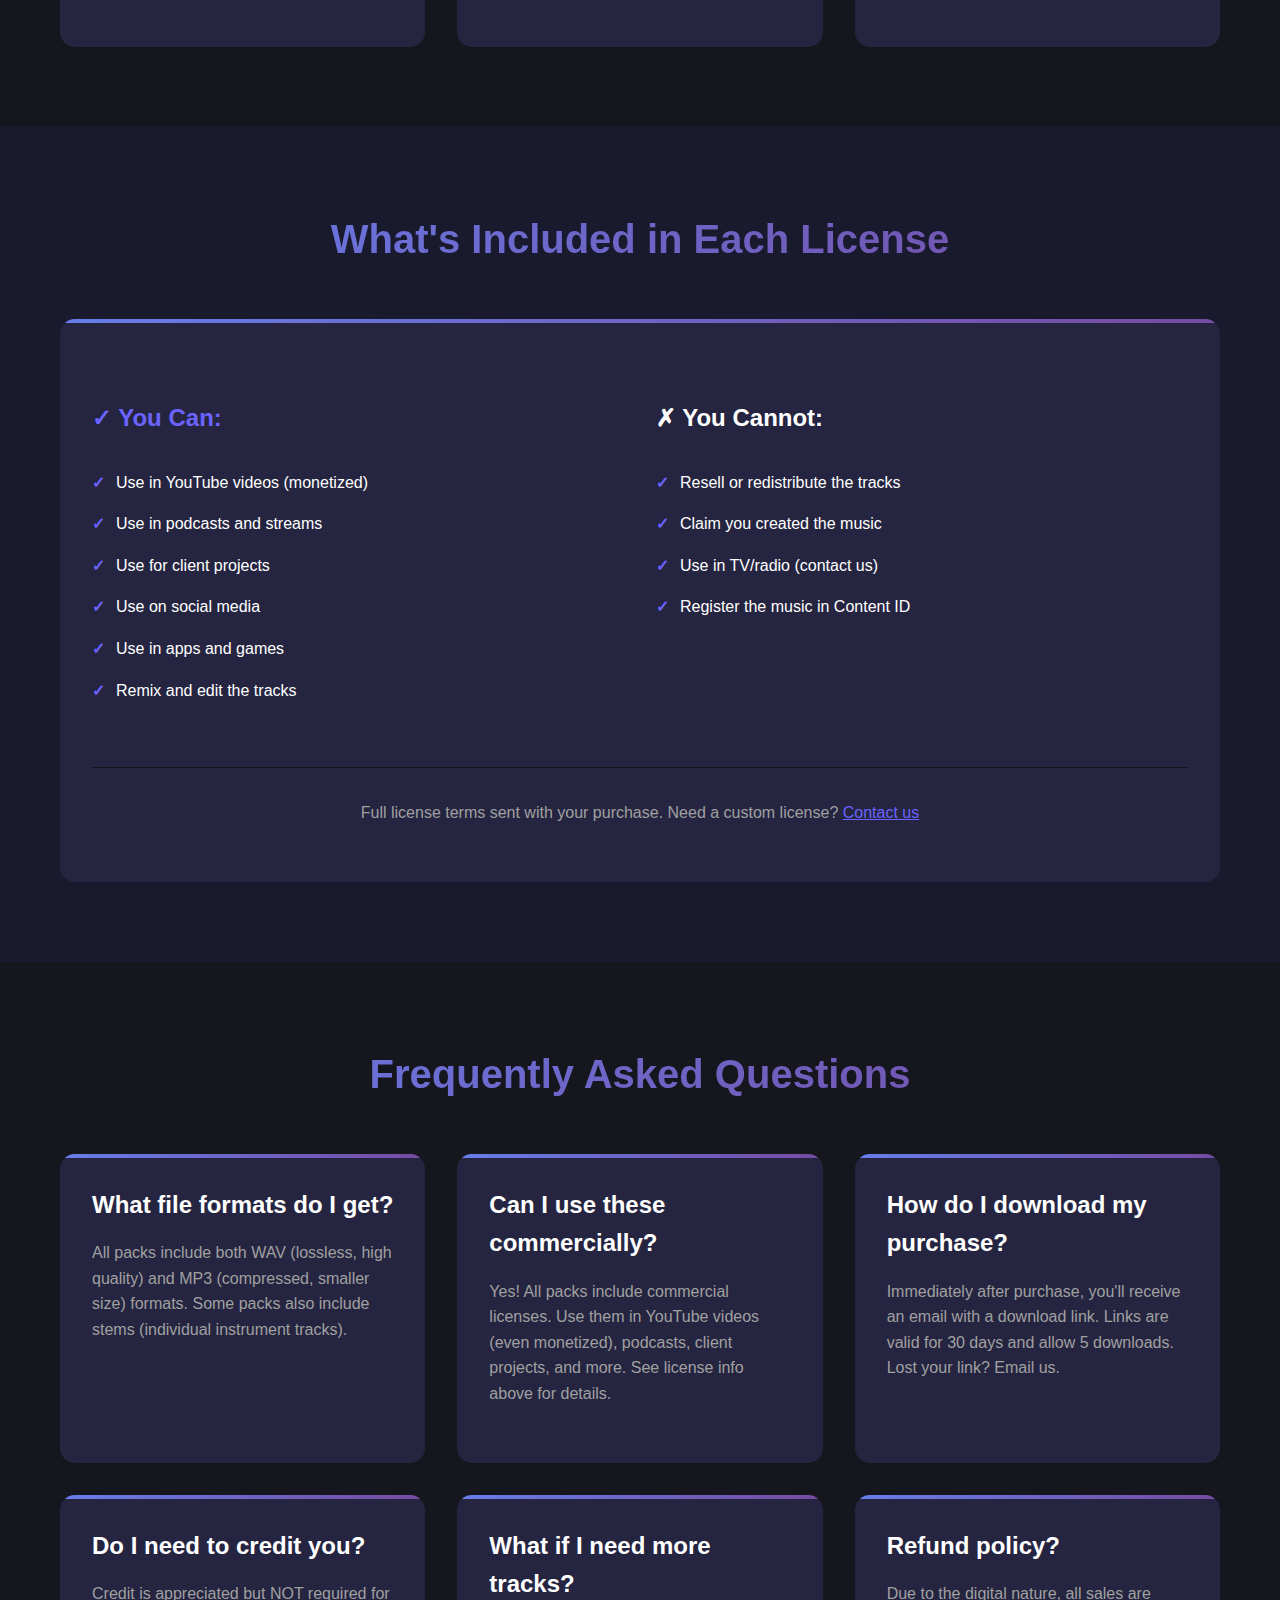
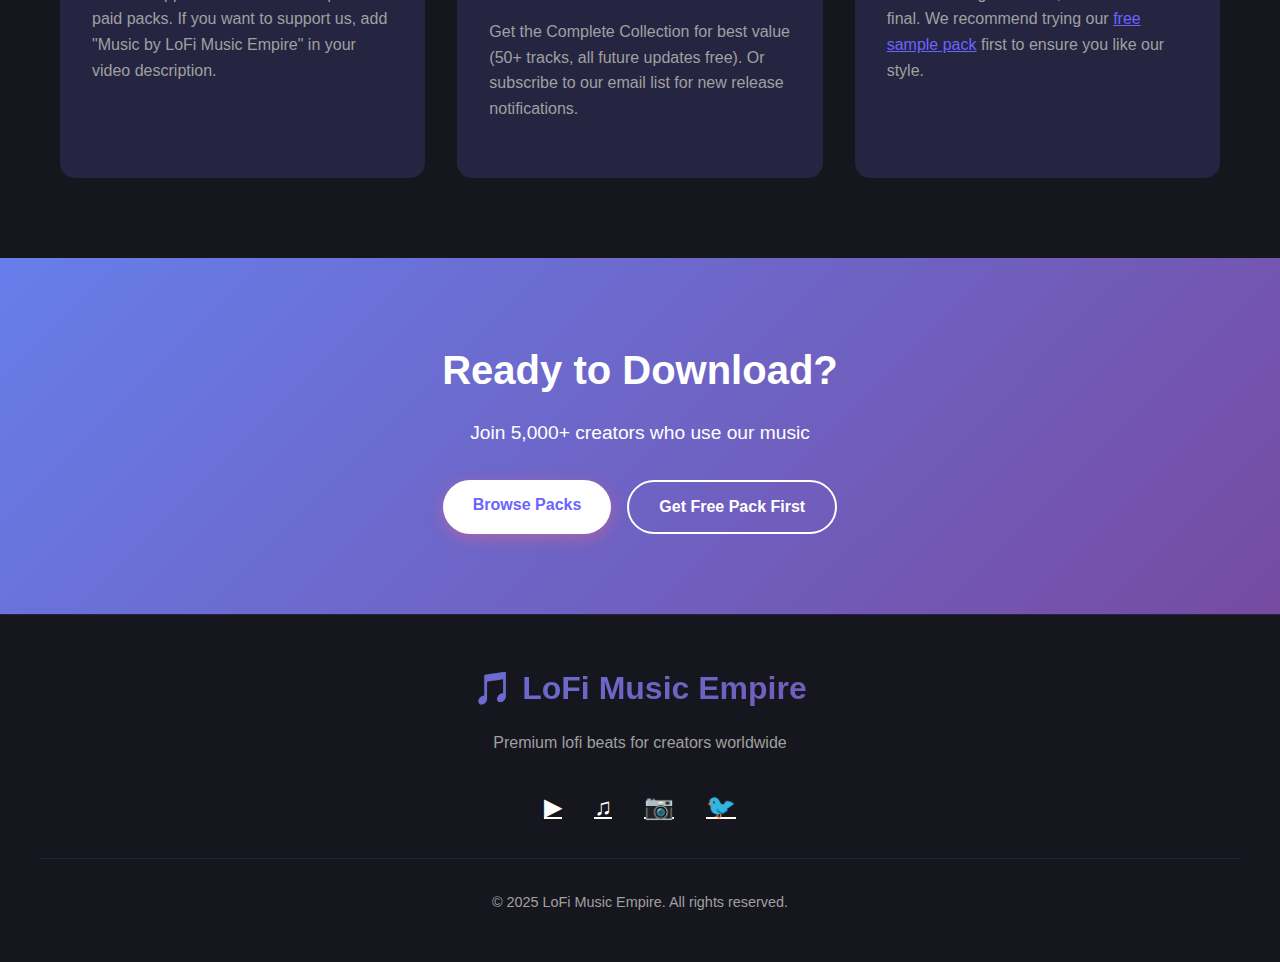
<file: website/samples.html>
<!DOCTYPE html>
<html lang="en">
<head>
    <meta charset="UTF-8">
    <meta name="viewport" content="width=device-width, initial-scale=1.0">
    <meta name="description" content="Premium LoFi sample packs and albums. Download full collections of professional lofi beats at discounted prices.">
    <title>Sample Packs - LoFi Music Empire</title>
    <link rel="stylesheet" href="css/style.css">
</head>
<body>
    <!-- Navigation -->
    <nav>
        <div class="container">
            <div class="logo">🎵 LoFi Music Empire</div>
            <ul>
                <li><a href="index.html">Home</a></li>
                <li><a href="licensing.html">Licensing</a></li>
                <li><a href="samples.html">Sample Packs</a></li>
                <li><a href="free-pack.html">Free Pack</a></li>
                <li><a href="index.html#contact">Contact</a></li>
            </ul>
        </div>
    </nav>

    <!-- Hero Section -->
    <section class="hero">
        <div class="container">
            <h1>Premium Sample Packs</h1>
            <p>Full albums of professional lofi beats at discounted prices</p>
        </div>
    </section>

    <!-- Sample Packs Grid -->
    <section id="sample-packs">
        <div class="container">
            <h2>Available Sample Packs</h2>

            <div class="grid">
                <!-- Pack 1: Midnight Sessions -->
                <div class="card">
                    <div style="background: var(--gradient-1); padding: 3rem; border-radius: 15px 15px 0 0; text-align: center;">
                        <div style="font-size: 4rem;">🌙</div>
                    </div>
                    <div style="padding: 2rem;">
                        <h3>Midnight Sessions</h3>
                        <p style="color: var(--gray-text); margin: 1rem 0;">Perfect for late-night study and focus</p>

                        <ul class="features">
                            <li>12 Full Tracks (40+ minutes)</li>
                            <li>WAV + MP3 formats</li>
                            <li>Commercial license included</li>
                            <li>Stems available (optional)</li>
                        </ul>

                        <div class="music-player" style="margin: 1.5rem 0;">
                            <button class="play-button">▶</button>
                            <div class="track-info">
                                <div class="track-title">Preview: Night Drive</div>
                                <div class="track-duration">3:24</div>
                            </div>
                        </div>

                        <div style="display: flex; justify-content: space-between; align-items: center; margin-top: 2rem; padding-top: 2rem; border-top: 1px solid var(--card-bg);">
                            <div>
                                <div style="font-size: 2rem; font-weight: bold; color: var(--primary-color);">$49</div>
                                <div style="font-size: 0.9rem; color: var(--gray-text); text-decoration: line-through;">$108 (save 55%)</div>
                            </div>
                            <button class="btn btn-primary" onclick="window.location.href='#purchase'">Buy Now</button>
                        </div>
                    </div>
                </div>

                <!-- Pack 2: Coffee Shop Vibes -->
                <div class="card">
                    <div style="background: var(--gradient-2); padding: 3rem; border-radius: 15px 15px 0 0; text-align: center;">
                        <div style="font-size: 4rem;">☕</div>
                    </div>
                    <div style="padding: 2rem;">
                        <h3>Coffee Shop Vibes</h3>
                        <p style="color: var(--gray-text); margin: 1rem 0;">Cozy cafe atmosphere with rain sounds</p>

                        <ul class="features">
                            <li>15 Full Tracks (50+ minutes)</li>
                            <li>WAV + MP3 formats</li>
                            <li>Ambient rain loops included</li>
                            <li>Commercial license included</li>
                        </ul>

                        <div class="music-player" style="margin: 1.5rem 0;">
                            <button class="play-button">▶</button>
                            <div class="track-info">
                                <div class="track-title">Preview: Rainy Morning</div>
                                <div class="track-duration">3:45</div>
                            </div>
                        </div>

                        <div style="display: flex; justify-content: space-between; align-items: center; margin-top: 2rem; padding-top: 2rem; border-top: 1px solid var(--card-bg);">
                            <div>
                                <div style="font-size: 2rem; font-weight: bold; color: var(--primary-color);">$59</div>
                                <div style="font-size: 0.9rem; color: var(--gray-text); text-decoration: line-through;">$135 (save 56%)</div>
                            </div>
                            <button class="btn btn-primary" onclick="window.location.href='#purchase'">Buy Now</button>
                        </div>
                    </div>
                </div>

                <!-- Pack 3: Study Focus Pro -->
                <div class="card featured">
                    <div style="position: absolute; top: 20px; right: 20px; background: var(--accent-color); color: white; padding: 0.5rem 1rem; border-radius: 20px; font-size: 0.85rem; font-weight: bold;">
                        BEST SELLER
                    </div>
                    <div style="background: var(--gradient-3); padding: 3rem; border-radius: 15px 15px 0 0; text-align: center;">
                        <div style="font-size: 4rem;">📚</div>
                    </div>
                    <div style="padding: 2rem;">
                        <h3>Study Focus Pro</h3>
                        <p style="color: var(--gray-text); margin: 1rem 0;">Scientifically optimized for concentration</p>

                        <ul class="features">
                            <li>20 Full Tracks (70+ minutes)</li>
                            <li>WAV + MP3 formats</li>
                            <li>Stems for remixing</li>
                            <li>Commercial + YouTube license</li>
                            <li>Binaural beats version included</li>
                        </ul>

                        <div class="music-player" style="margin: 1.5rem 0;">
                            <button class="play-button">▶</button>
                            <div class="track-info">
                                <div class="track-title">Preview: Deep Focus Flow</div>
                                <div class="track-duration">4:12</div>
                            </div>
                        </div>

                        <div style="display: flex; justify-content: space-between; align-items: center; margin-top: 2rem; padding-top: 2rem; border-top: 1px solid var(--card-bg);">
                            <div>
                                <div style="font-size: 2rem; font-weight: bold; color: var(--primary-color);">$79</div>
                                <div style="font-size: 0.9rem; color: var(--gray-text); text-decoration: line-through;">$180 (save 56%)</div>
                            </div>
                            <button class="btn btn-primary" onclick="window.location.href='#purchase'">Buy Now</button>
                        </div>
                    </div>
                </div>

                <!-- Pack 4: Chill Beats Bundle -->
                <div class="card">
                    <div style="background: linear-gradient(135deg, #f093fb 0%, #f5576c 100%); padding: 3rem; border-radius: 15px 15px 0 0; text-align: center;">
                        <div style="font-size: 4rem;">🎧</div>
                    </div>
                    <div style="padding: 2rem;">
                        <h3>Chill Beats Bundle</h3>
                        <p style="color: var(--gray-text); margin: 1rem 0;">Relaxation and stress relief</p>

                        <ul class="features">
                            <li>10 Full Tracks (35+ minutes)</li>
                            <li>WAV + MP3 formats</li>
                            <li>Perfect for meditation/yoga</li>
                            <li>Commercial license included</li>
                        </ul>

                        <div class="music-player" style="margin: 1.5rem 0;">
                            <button class="play-button">▶</button>
                            <div class="track-info">
                                <div class="track-title">Preview: Sunday Vibes</div>
                                <div class="track-duration">3:18</div>
                            </div>
                        </div>

                        <div style="display: flex; justify-content: space-between; align-items: center; margin-top: 2rem; padding-top: 2rem; border-top: 1px solid var(--card-bg);">
                            <div>
                                <div style="font-size: 2rem; font-weight: bold; color: var(--primary-color);">$39</div>
                                <div style="font-size: 0.9rem; color: var(--gray-text); text-decoration: line-through;">$90 (save 57%)</div>
                            </div>
                            <button class="btn btn-primary" onclick="window.location.href='#purchase'">Buy Now</button>
                        </div>
                    </div>
                </div>

                <!-- Pack 5: Complete Collection -->
                <div class="card featured">
                    <div style="position: absolute; top: 20px; right: 20px; background: #f5576c; color: white; padding: 0.5rem 1rem; border-radius: 20px; font-size: 0.85rem; font-weight: bold;">
                        SAVE 65%
                    </div>
                    <div style="background: linear-gradient(135deg, #667eea 0%, #764ba2 100%); padding: 3rem; border-radius: 15px 15px 0 0; text-align: center;">
                        <div style="font-size: 4rem;">💎</div>
                    </div>
                    <div style="padding: 2rem;">
                        <h3>Complete Collection</h3>
                        <p style="color: var(--gray-text); margin: 1rem 0;">Everything we've ever released</p>

                        <ul class="features">
                            <li>50+ Full Tracks (3+ hours)</li>
                            <li>ALL 4 packs above included</li>
                            <li>WAV + MP3 + Stems</li>
                            <li>Full commercial license</li>
                            <li>Future updates FREE forever</li>
                            <li>Priority support</li>
                        </ul>

                        <div class="music-player" style="margin: 1.5rem 0;">
                            <button class="play-button">▶</button>
                            <div class="track-info">
                                <div class="track-title">Preview: Full Collection</div>
                                <div class="track-duration">Mix of all tracks</div>
                            </div>
                        </div>

                        <div style="display: flex; justify-content: space-between; align-items: center; margin-top: 2rem; padding-top: 2rem; border-top: 1px solid var(--card-bg);">
                            <div>
                                <div style="font-size: 2rem; font-weight: bold; color: var(--primary-color);">$149</div>
                                <div style="font-size: 0.9rem; color: var(--gray-text); text-decoration: line-through;">$513 (save 71%)</div>
                            </div>
                            <button class="btn btn-primary" onclick="window.location.href='#purchase'">Buy Now</button>
                        </div>
                    </div>
                </div>

                <!-- Pack 6: Drums & Loops Pack -->
                <div class="card">
                    <div style="background: linear-gradient(135deg, #fa709a 0%, #fee140 100%); padding: 3rem; border-radius: 15px 15px 0 0; text-align: center;">
                        <div style="font-size: 4rem;">🥁</div>
                    </div>
                    <div style="padding: 2rem;">
                        <h3>Drums & Loops Pack</h3>
                        <p style="color: var(--gray-text); margin: 1rem 0;">For producers and beat makers</p>

                        <ul class="features">
                            <li>150+ Drum samples</li>
                            <li>50+ Melody loops</li>
                            <li>25+ Bass loops</li>
                            <li>100% royalty-free</li>
                            <li>WAV format (44.1kHz)</li>
                        </ul>

                        <div class="music-player" style="margin: 1.5rem 0;">
                            <button class="play-button">▶</button>
                            <div class="track-info">
                                <div class="track-title">Preview: Drum Kit</div>
                                <div class="track-duration">Sample showcase</div>
                            </div>
                        </div>

                        <div style="display: flex; justify-content: space-between; align-items: center; margin-top: 2rem; padding-top: 2rem; border-top: 1px solid var(--card-bg);">
                            <div>
                                <div style="font-size: 2rem; font-weight: bold; color: var(--primary-color);">$29</div>
                                <div style="font-size: 0.9rem; color: var(--gray-text);">325+ files</div>
                            </div>
                            <button class="btn btn-primary" onclick="window.location.href='#purchase'">Buy Now</button>
                        </div>
                    </div>
                </div>
            </div>
        </div>
    </section>

    <!-- Purchase Options -->
    <section id="purchase" style="background: var(--darker-bg);">
        <div class="container">
            <h2>How to Purchase</h2>

            <div class="grid">
                <div class="card" style="text-align: center;">
                    <div style="font-size: 3rem; margin-bottom: 1rem;">💳</div>
                    <h3>Instant Download</h3>
                    <p style="color: var(--gray-text); margin: 1rem 0;">
                        Click "Buy Now" on any pack above. You'll be redirected to our secure checkout (Stripe/PayPal).
                    </p>
                    <p style="color: var(--gray-text);">
                        After payment, you'll receive an instant email with download links. No account required.
                    </p>
                </div>

                <div class="card" style="text-align: center;">
                    <div style="font-size: 3rem; margin-bottom: 1rem;">📧</div>
                    <h3>Email Support</h3>
                    <p style="color: var(--gray-text); margin: 1rem 0;">
                        Prefer to pay via invoice or have questions? Email us at:
                    </p>
                    <a href="mailto:sales@lofimusicempire.com" style="color: var(--primary-color); font-size: 1.1rem;">
                        sales@lofimusicempire.com
                    </a>
                    <p style="color: var(--gray-text); margin-top: 1rem;">
                        We respond within 24 hours.
                    </p>
                </div>

                <div class="card" style="text-align: center;">
                    <div style="font-size: 3rem; margin-bottom: 1rem;">🎁</div>
                    <h3>Try Before You Buy</h3>
                    <p style="color: var(--gray-text); margin: 1rem 0;">
                        Not sure which pack is right for you? Get our free sample pack first!
                    </p>
                    <a href="free-pack.html" class="btn btn-secondary" style="margin-top: 1rem;">
                        Get Free Pack
                    </a>
                </div>
            </div>
        </div>
    </section>

    <!-- License Info -->
    <section id="license-info">
        <div class="container">
            <h2>What's Included in Each License</h2>

            <div class="card">
                <div class="grid" style="grid-template-columns: repeat(auto-fit, minmax(250px, 1fr)); gap: 2rem;">
                    <div>
                        <h3 style="color: var(--primary-color); margin-bottom: 1rem;">✓ You Can:</h3>
                        <ul class="features">
                            <li>Use in YouTube videos (monetized)</li>
                            <li>Use in podcasts and streams</li>
                            <li>Use for client projects</li>
                            <li>Use on social media</li>
                            <li>Use in apps and games</li>
                            <li>Remix and edit the tracks</li>
                        </ul>
                    </div>

                    <div>
                        <h3 style="color: var(--accent-color); margin-bottom: 1rem;">✗ You Cannot:</h3>
                        <ul class="features">
                            <li>Resell or redistribute the tracks</li>
                            <li>Claim you created the music</li>
                            <li>Use in TV/radio (contact us)</li>
                            <li>Register the music in Content ID</li>
                        </ul>
                    </div>
                </div>

                <div style="margin-top: 2rem; padding-top: 2rem; border-top: 1px solid var(--darker-bg); text-align: center;">
                    <p style="color: var(--gray-text);">
                        Full license terms sent with your purchase. Need a custom license?
                        <a href="index.html#contact" style="color: var(--primary-color);">Contact us</a>
                    </p>
                </div>
            </div>
        </div>
    </section>

    <!-- FAQ -->
    <section id="faq" style="background: var(--darker-bg);">
        <div class="container">
            <h2>Frequently Asked Questions</h2>

            <div class="grid">
                <div class="card">
                    <h3>What file formats do I get?</h3>
                    <p style="color: var(--gray-text);">
                        All packs include both WAV (lossless, high quality) and MP3 (compressed, smaller size) formats. Some packs also include stems (individual instrument tracks).
                    </p>
                </div>

                <div class="card">
                    <h3>Can I use these commercially?</h3>
                    <p style="color: var(--gray-text);">
                        Yes! All packs include commercial licenses. Use them in YouTube videos (even monetized), podcasts, client projects, and more. See license info above for details.
                    </p>
                </div>

                <div class="card">
                    <h3>How do I download my purchase?</h3>
                    <p style="color: var(--gray-text);">
                        Immediately after purchase, you'll receive an email with a download link. Links are valid for 30 days and allow 5 downloads. Lost your link? Email us.
                    </p>
                </div>

                <div class="card">
                    <h3>Do I need to credit you?</h3>
                    <p style="color: var(--gray-text);">
                        Credit is appreciated but NOT required for paid packs. If you want to support us, add "Music by LoFi Music Empire" in your video description.
                    </p>
                </div>

                <div class="card">
                    <h3>What if I need more tracks?</h3>
                    <p style="color: var(--gray-text);">
                        Get the Complete Collection for best value (50+ tracks, all future updates free). Or subscribe to our email list for new release notifications.
                    </p>
                </div>

                <div class="card">
                    <h3>Refund policy?</h3>
                    <p style="color: var(--gray-text);">
                        Due to the digital nature, all sales are final. We recommend trying our <a href="free-pack.html" style="color: var(--primary-color);">free sample pack</a> first to ensure you like our style.
                    </p>
                </div>
            </div>
        </div>
    </section>

    <!-- CTA Section -->
    <section id="cta" style="background: var(--gradient-1); text-align: center;">
        <div class="container">
            <h2 style="color: white; -webkit-text-fill-color: white; margin-bottom: 1rem;">Ready to Download?</h2>
            <p style="font-size: 1.2rem; margin-bottom: 2rem; color: white;">
                Join 5,000+ creators who use our music
            </p>
            <div style="display: flex; gap: 1rem; justify-content: center; flex-wrap: wrap;">
                <a href="#sample-packs" class="btn btn-primary" style="background: white; color: var(--primary-color);">
                    Browse Packs
                </a>
                <a href="free-pack.html" class="btn btn-secondary">
                    Get Free Pack First
                </a>
            </div>
        </div>
    </section>

    <!-- Footer -->
    <footer>
        <div class="footer-content">
            <div class="logo" style="font-size: 2rem; margin-bottom: 1rem;">🎵 LoFi Music Empire</div>
            <p style="color: var(--gray-text); margin-bottom: 2rem;">Premium lofi beats for creators worldwide</p>

            <div class="social-links">
                <a href="https://youtube.com/@yourchannelhere" target="_blank" title="YouTube">▶</a>
                <a href="https://open.spotify.com/artist/yourartist" target="_blank" title="Spotify">♫</a>
                <a href="https://instagram.com/yourhandle" target="_blank" title="Instagram">📷</a>
                <a href="https://twitter.com/yourhandle" target="_blank" title="Twitter">🐦</a>
            </div>

            <div style="margin-top: 2rem; padding-top: 2rem; border-top: 1px solid var(--card-bg);">
                <p style="color: var(--gray-text); font-size: 0.9rem;">
                    © 2025 LoFi Music Empire. All rights reserved.
                </p>
            </div>
        </div>
    </footer>

    <script src="js/main.js"></script>
</body>
</html>
</file>
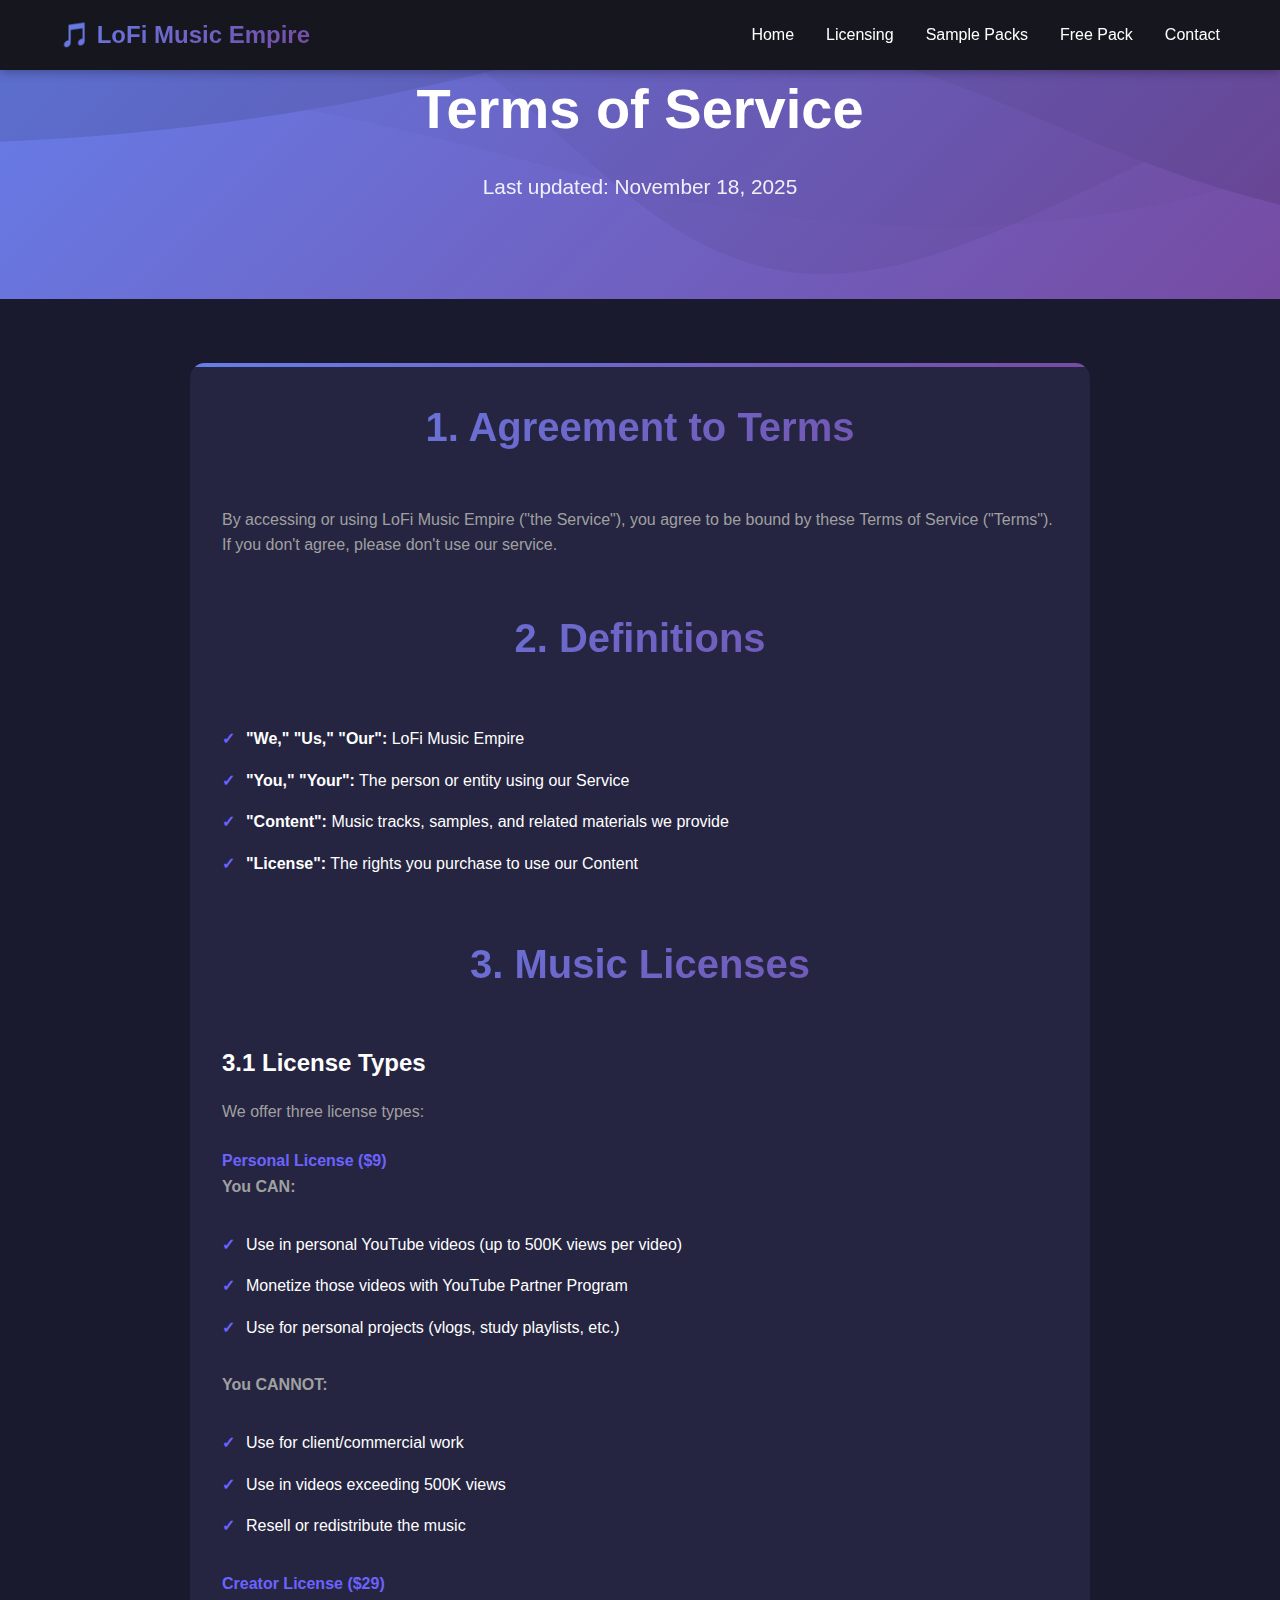
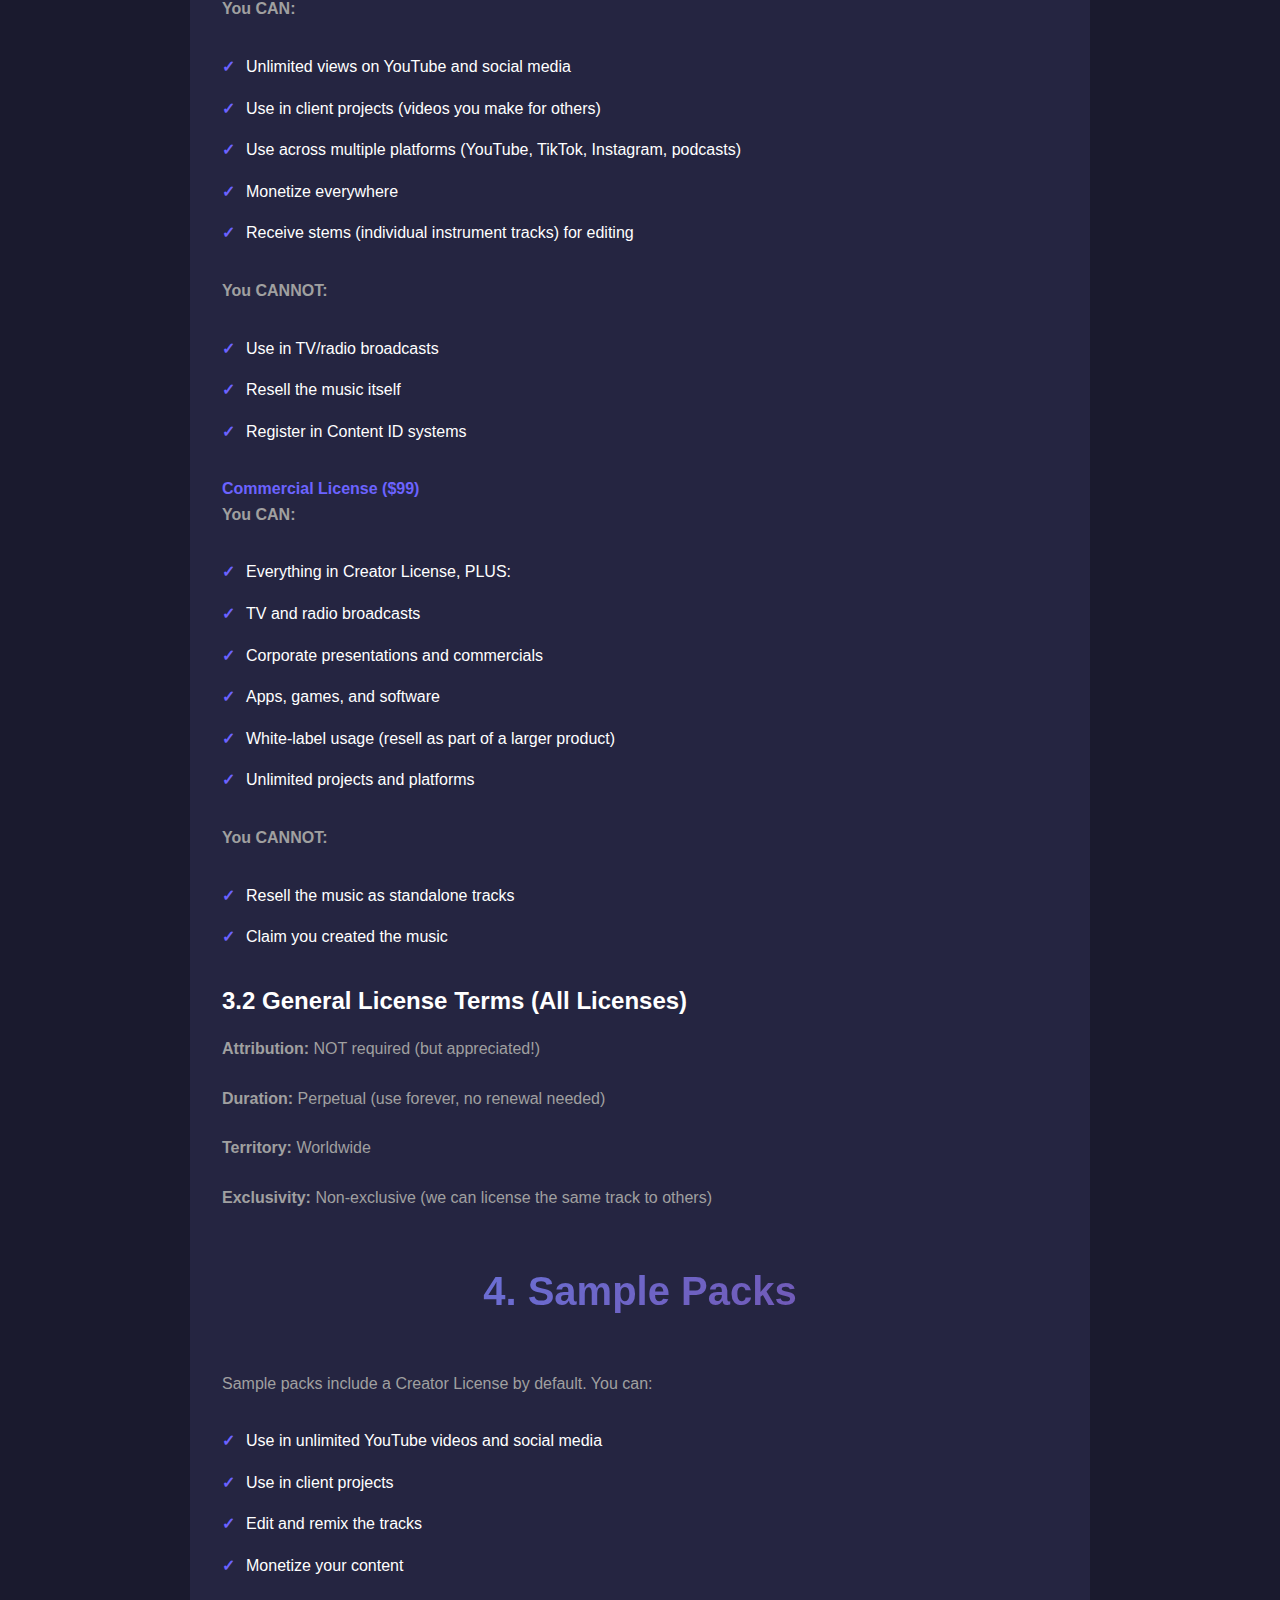
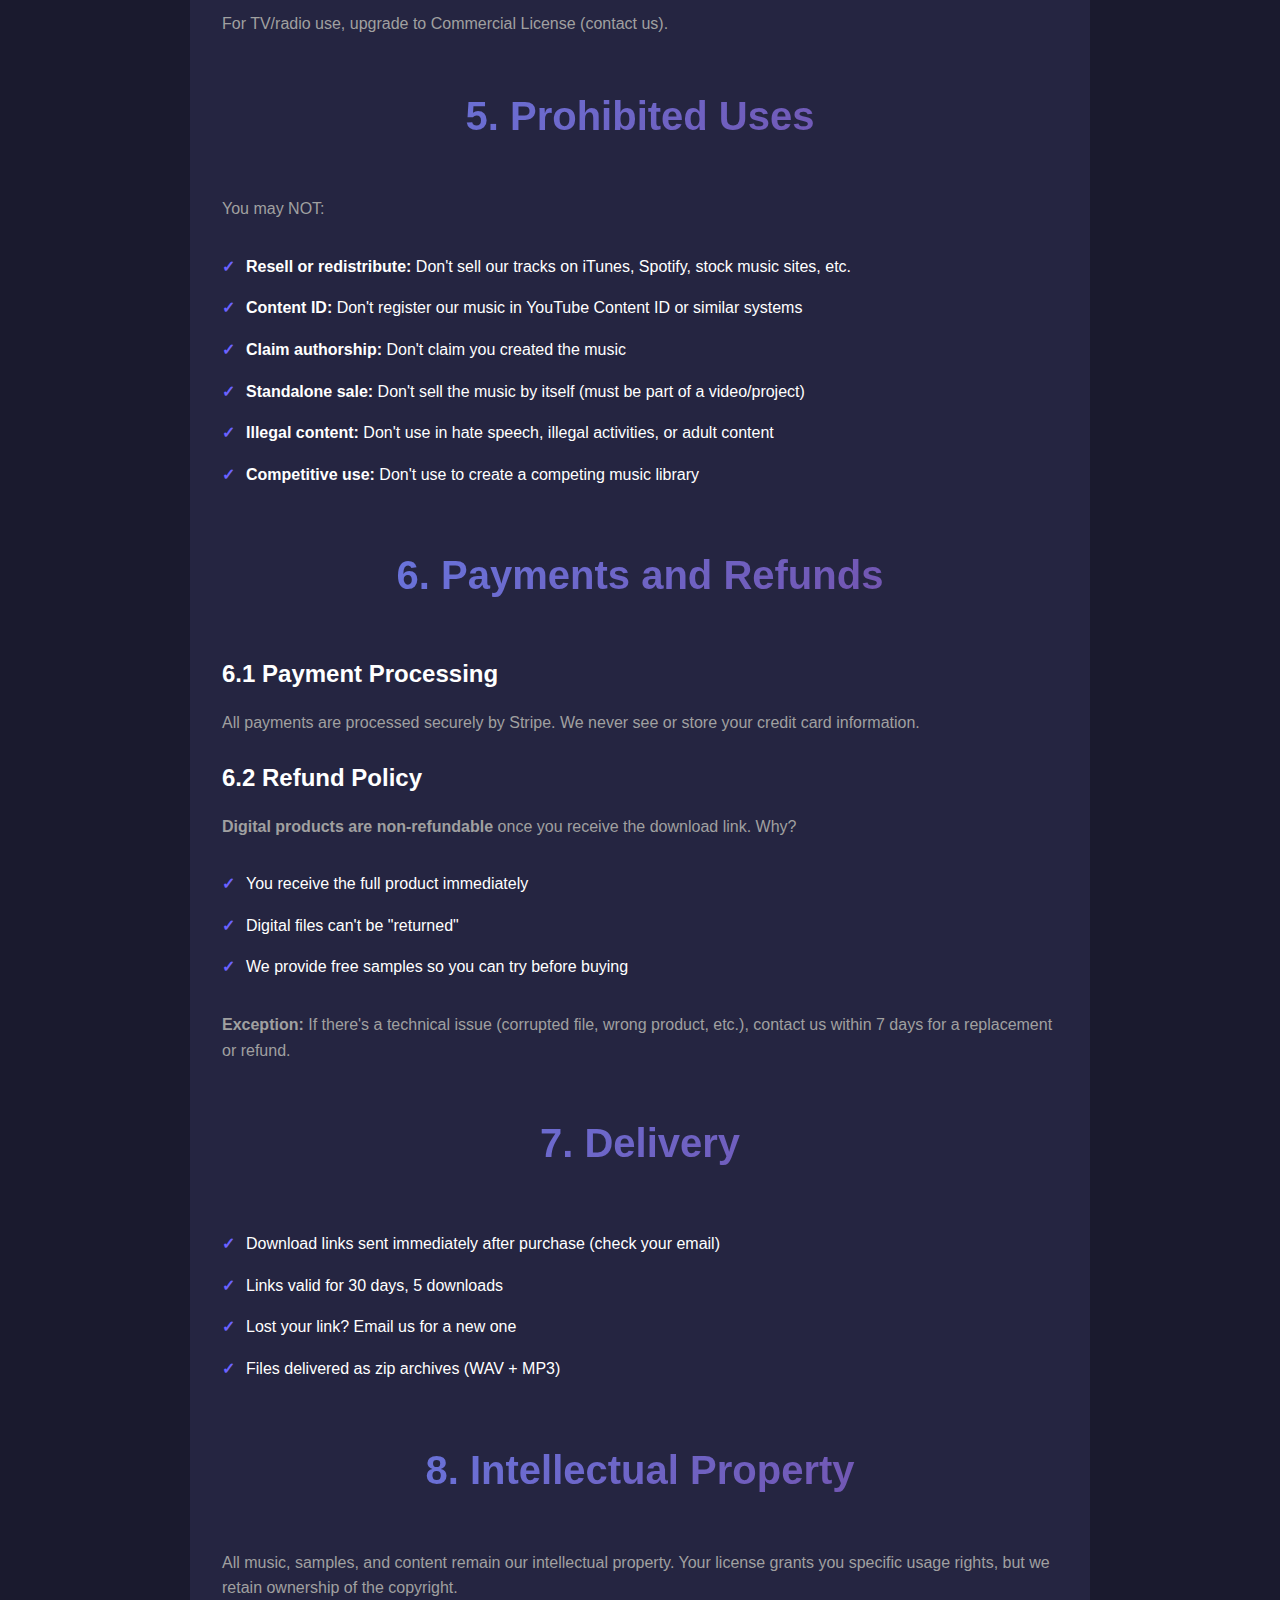
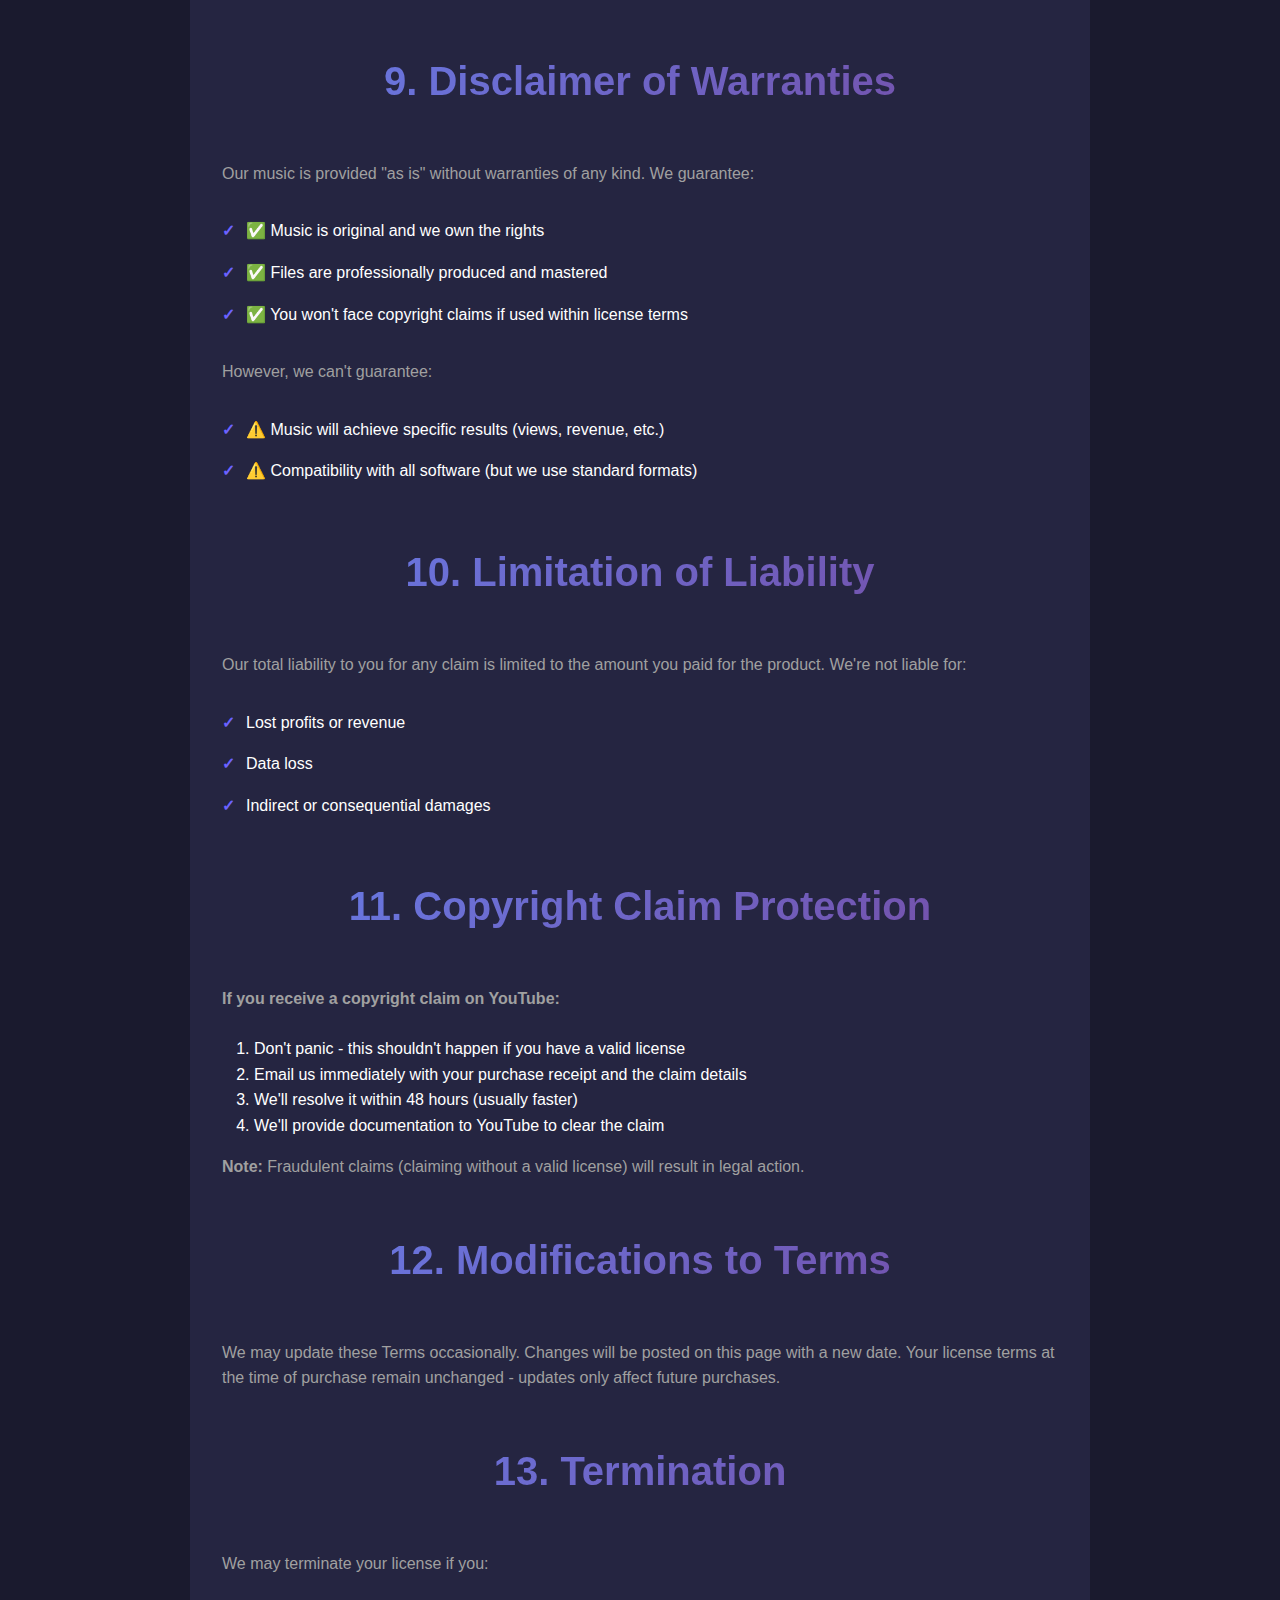
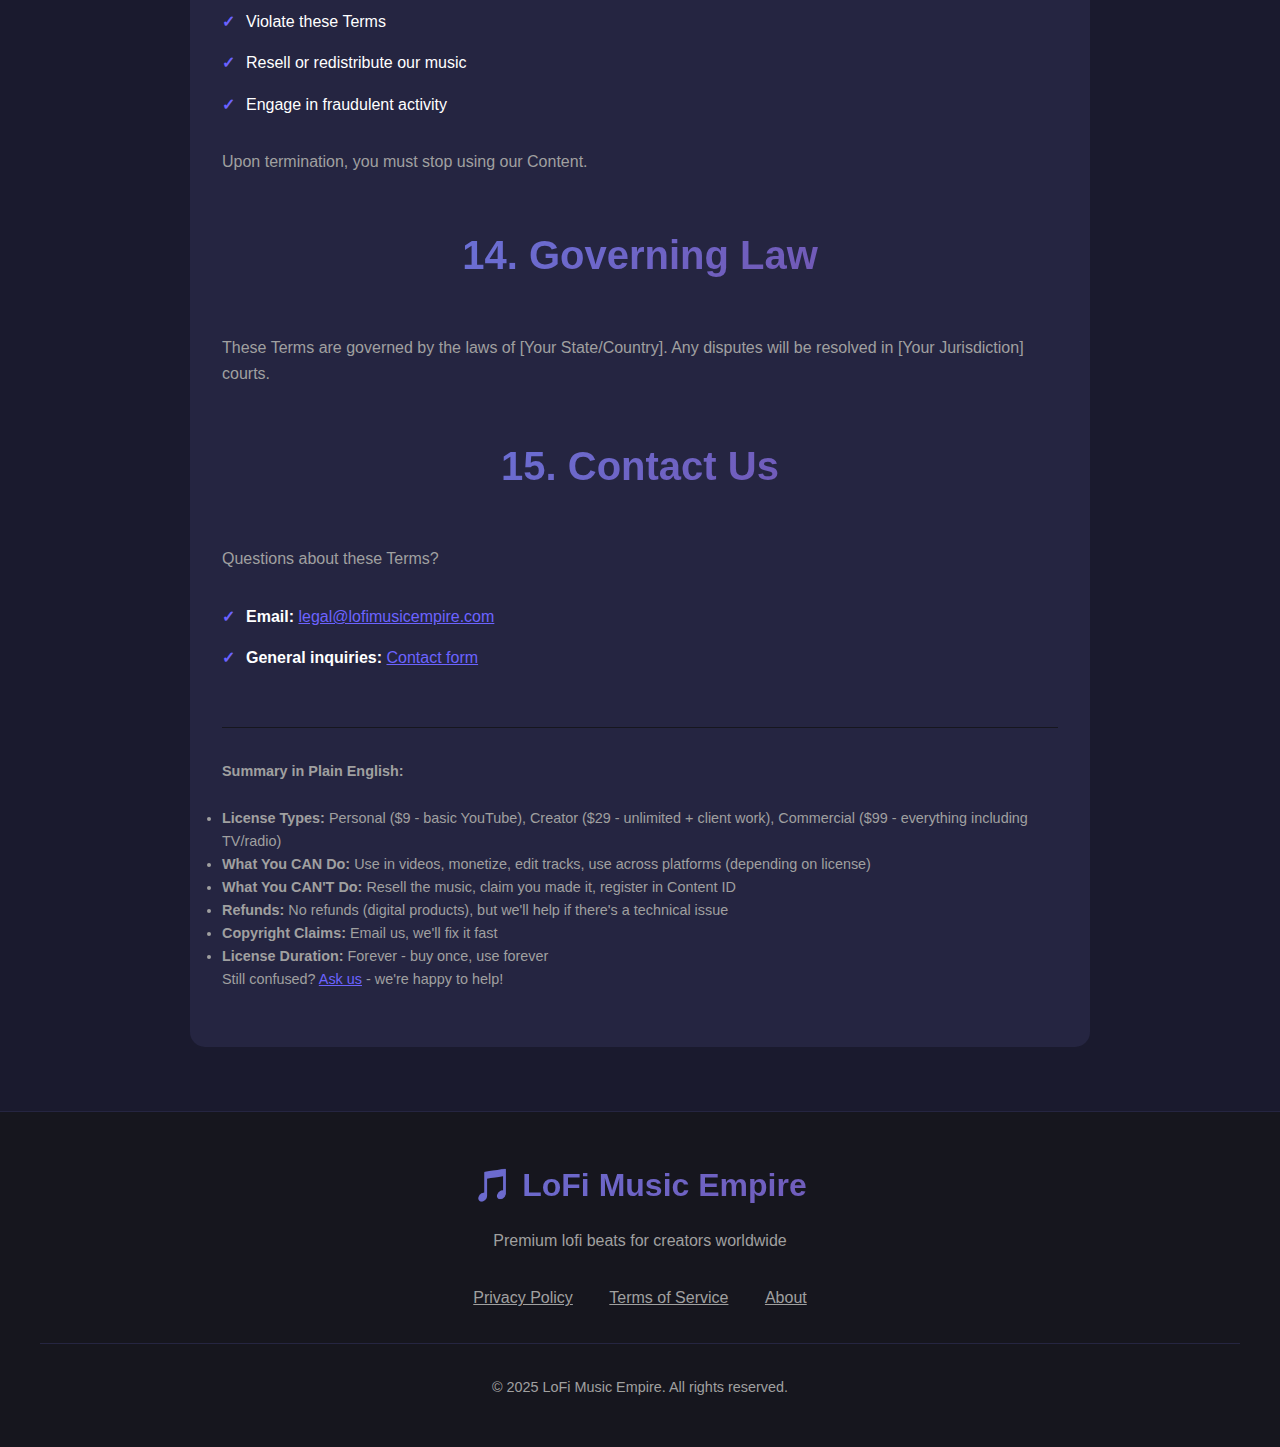
<file: website/terms.html>
<!DOCTYPE html>
<html lang="en">
<head>
    <meta charset="UTF-8">
    <meta name="viewport" content="width=device-width, initial-scale=1.0">
    <title>Terms of Service - LoFi Music Empire</title>
    <link rel="stylesheet" href="css/style.css">
</head>
<body>
    <!-- Navigation -->
    <nav>
        <div class="container">
            <div class="logo">🎵 LoFi Music Empire</div>
            <ul>
                <li><a href="index.html">Home</a></li>
                <li><a href="licensing.html">Licensing</a></li>
                <li><a href="samples.html">Sample Packs</a></li>
                <li><a href="free-pack.html">Free Pack</a></li>
                <li><a href="index.html#contact">Contact</a></li>
            </ul>
        </div>
    </nav>

    <!-- Hero Section -->
    <section class="hero" style="padding: 4rem 0;">
        <div class="container">
            <h1>Terms of Service</h1>
            <p>Last updated: November 18, 2025</p>
        </div>
    </section>

    <!-- Terms Content -->
    <section id="terms-content" style="padding: 4rem 0;">
        <div class="container">
            <div class="card" style="max-width: 900px; margin: 0 auto;">
                <h2>1. Agreement to Terms</h2>
                <p>
                    By accessing or using LoFi Music Empire ("the Service"), you agree to be bound by these Terms of Service ("Terms"). If you don't agree, please don't use our service.
                </p>

                <h2 style="margin-top: 3rem;">2. Definitions</h2>
                <ul class="features">
                    <li><strong>"We," "Us," "Our":</strong> LoFi Music Empire</li>
                    <li><strong>"You," "Your":</strong> The person or entity using our Service</li>
                    <li><strong>"Content":</strong> Music tracks, samples, and related materials we provide</li>
                    <li><strong>"License":</strong> The rights you purchase to use our Content</li>
                </ul>

                <h2 style="margin-top: 3rem;">3. Music Licenses</h2>

                <h3>3.1 License Types</h3>
                <p>We offer three license types:</p>

                <h4 style="margin-top: 1.5rem; color: var(--primary-color);">Personal License ($9)</h4>
                <p><strong>You CAN:</strong></p>
                <ul class="features">
                    <li>Use in personal YouTube videos (up to 500K views per video)</li>
                    <li>Monetize those videos with YouTube Partner Program</li>
                    <li>Use for personal projects (vlogs, study playlists, etc.)</li>
                </ul>
                <p><strong>You CANNOT:</strong></p>
                <ul class="features">
                    <li>Use for client/commercial work</li>
                    <li>Use in videos exceeding 500K views</li>
                    <li>Resell or redistribute the music</li>
                </ul>

                <h4 style="margin-top: 1.5rem; color: var(--primary-color);">Creator License ($29)</h4>
                <p><strong>You CAN:</strong></p>
                <ul class="features">
                    <li>Unlimited views on YouTube and social media</li>
                    <li>Use in client projects (videos you make for others)</li>
                    <li>Use across multiple platforms (YouTube, TikTok, Instagram, podcasts)</li>
                    <li>Monetize everywhere</li>
                    <li>Receive stems (individual instrument tracks) for editing</li>
                </ul>
                <p><strong>You CANNOT:</strong></p>
                <ul class="features">
                    <li>Use in TV/radio broadcasts</li>
                    <li>Resell the music itself</li>
                    <li>Register in Content ID systems</li>
                </ul>

                <h4 style="margin-top: 1.5rem; color: var(--primary-color);">Commercial License ($99)</h4>
                <p><strong>You CAN:</strong></p>
                <ul class="features">
                    <li>Everything in Creator License, PLUS:</li>
                    <li>TV and radio broadcasts</li>
                    <li>Corporate presentations and commercials</li>
                    <li>Apps, games, and software</li>
                    <li>White-label usage (resell as part of a larger product)</li>
                    <li>Unlimited projects and platforms</li>
                </ul>
                <p><strong>You CANNOT:</strong></p>
                <ul class="features">
                    <li>Resell the music as standalone tracks</li>
                    <li>Claim you created the music</li>
                </ul>

                <h3>3.2 General License Terms (All Licenses)</h3>
                <p><strong>Attribution:</strong> NOT required (but appreciated!)</p>
                <p><strong>Duration:</strong> Perpetual (use forever, no renewal needed)</p>
                <p><strong>Territory:</strong> Worldwide</p>
                <p><strong>Exclusivity:</strong> Non-exclusive (we can license the same track to others)</p>

                <h2 style="margin-top: 3rem;">4. Sample Packs</h2>
                <p>Sample packs include a Creator License by default. You can:</p>
                <ul class="features">
                    <li>Use in unlimited YouTube videos and social media</li>
                    <li>Use in client projects</li>
                    <li>Edit and remix the tracks</li>
                    <li>Monetize your content</li>
                </ul>
                <p>For TV/radio use, upgrade to Commercial License (contact us).</p>

                <h2 style="margin-top: 3rem;">5. Prohibited Uses</h2>
                <p>You may NOT:</p>
                <ul class="features">
                    <li><strong>Resell or redistribute:</strong> Don't sell our tracks on iTunes, Spotify, stock music sites, etc.</li>
                    <li><strong>Content ID:</strong> Don't register our music in YouTube Content ID or similar systems</li>
                    <li><strong>Claim authorship:</strong> Don't claim you created the music</li>
                    <li><strong>Standalone sale:</strong> Don't sell the music by itself (must be part of a video/project)</li>
                    <li><strong>Illegal content:</strong> Don't use in hate speech, illegal activities, or adult content</li>
                    <li><strong>Competitive use:</strong> Don't use to create a competing music library</li>
                </ul>

                <h2 style="margin-top: 3rem;">6. Payments and Refunds</h2>

                <h3>6.1 Payment Processing</h3>
                <p>All payments are processed securely by Stripe. We never see or store your credit card information.</p>

                <h3>6.2 Refund Policy</h3>
                <p><strong>Digital products are non-refundable</strong> once you receive the download link. Why?</p>
                <ul class="features">
                    <li>You receive the full product immediately</li>
                    <li>Digital files can't be "returned"</li>
                    <li>We provide free samples so you can try before buying</li>
                </ul>
                <p><strong>Exception:</strong> If there's a technical issue (corrupted file, wrong product, etc.), contact us within 7 days for a replacement or refund.</p>

                <h2 style="margin-top: 3rem;">7. Delivery</h2>
                <ul class="features">
                    <li>Download links sent immediately after purchase (check your email)</li>
                    <li>Links valid for 30 days, 5 downloads</li>
                    <li>Lost your link? Email us for a new one</li>
                    <li>Files delivered as zip archives (WAV + MP3)</li>
                </ul>

                <h2 style="margin-top: 3rem;">8. Intellectual Property</h2>
                <p>All music, samples, and content remain our intellectual property. Your license grants you specific usage rights, but we retain ownership of the copyright.</p>

                <h2 style="margin-top: 3rem;">9. Disclaimer of Warranties</h2>
                <p>Our music is provided "as is" without warranties of any kind. We guarantee:</p>
                <ul class="features">
                    <li>✅ Music is original and we own the rights</li>
                    <li>✅ Files are professionally produced and mastered</li>
                    <li>✅ You won't face copyright claims if used within license terms</li>
                </ul>
                <p>However, we can't guarantee:</p>
                <ul class="features">
                    <li>⚠️ Music will achieve specific results (views, revenue, etc.)</li>
                    <li>⚠️ Compatibility with all software (but we use standard formats)</li>
                </ul>

                <h2 style="margin-top: 3rem;">10. Limitation of Liability</h2>
                <p>Our total liability to you for any claim is limited to the amount you paid for the product. We're not liable for:</p>
                <ul class="features">
                    <li>Lost profits or revenue</li>
                    <li>Data loss</li>
                    <li>Indirect or consequential damages</li>
                </ul>

                <h2 style="margin-top: 3rem;">11. Copyright Claim Protection</h2>
                <p><strong>If you receive a copyright claim on YouTube:</strong></p>
                <ol style="margin: 1rem 0; padding-left: 2rem; color: var(--text-color);">
                    <li>Don't panic - this shouldn't happen if you have a valid license</li>
                    <li>Email us immediately with your purchase receipt and the claim details</li>
                    <li>We'll resolve it within 48 hours (usually faster)</li>
                    <li>We'll provide documentation to YouTube to clear the claim</li>
                </ol>
                <p><strong>Note:</strong> Fraudulent claims (claiming without a valid license) will result in legal action.</p>

                <h2 style="margin-top: 3rem;">12. Modifications to Terms</h2>
                <p>We may update these Terms occasionally. Changes will be posted on this page with a new date. Your license terms at the time of purchase remain unchanged - updates only affect future purchases.</p>

                <h2 style="margin-top: 3rem;">13. Termination</h2>
                <p>We may terminate your license if you:</p>
                <ul class="features">
                    <li>Violate these Terms</li>
                    <li>Resell or redistribute our music</li>
                    <li>Engage in fraudulent activity</li>
                </ul>
                <p>Upon termination, you must stop using our Content.</p>

                <h2 style="margin-top: 3rem;">14. Governing Law</h2>
                <p>These Terms are governed by the laws of [Your State/Country]. Any disputes will be resolved in [Your Jurisdiction] courts.</p>

                <h2 style="margin-top: 3rem;">15. Contact Us</h2>
                <p>Questions about these Terms?</p>
                <ul class="features">
                    <li><strong>Email:</strong> <a href="mailto:legal@lofimusicempire.com" style="color: var(--primary-color);">legal@lofimusicempire.com</a></li>
                    <li><strong>General inquiries:</strong> <a href="index.html#contact" style="color: var(--primary-color);">Contact form</a></li>
                </ul>

                <div style="margin-top: 3rem; padding-top: 2rem; border-top: 1px solid var(--darker-bg); color: var(--gray-text); font-size: 0.9rem;">
                    <p><strong>Summary in Plain English:</strong></p>
                    <ul>
                        <li><strong>License Types:</strong> Personal ($9 - basic YouTube), Creator ($29 - unlimited + client work), Commercial ($99 - everything including TV/radio)</li>
                        <li><strong>What You CAN Do:</strong> Use in videos, monetize, edit tracks, use across platforms (depending on license)</li>
                        <li><strong>What You CAN'T Do:</strong> Resell the music, claim you made it, register in Content ID</li>
                        <li><strong>Refunds:</strong> No refunds (digital products), but we'll help if there's a technical issue</li>
                        <li><strong>Copyright Claims:</strong> Email us, we'll fix it fast</li>
                        <li><strong>License Duration:</strong> Forever - buy once, use forever</li>
                    </ul>
                    <p>Still confused? <a href="index.html#contact" style="color: var(--primary-color);">Ask us</a> - we're happy to help!</p>
                </div>
            </div>
        </div>
    </section>

    <!-- Footer -->
    <footer>
        <div class="footer-content">
            <div class="logo" style="font-size: 2rem; margin-bottom: 1rem;">🎵 LoFi Music Empire</div>
            <p style="color: var(--gray-text); margin-bottom: 2rem;">Premium lofi beats for creators worldwide</p>

            <div style="margin-top: 2rem;">
                <a href="privacy.html" style="color: var(--gray-text); margin: 0 1rem;">Privacy Policy</a>
                <a href="terms.html" style="color: var(--gray-text); margin: 0 1rem;">Terms of Service</a>
                <a href="about.html" style="color: var(--gray-text); margin: 0 1rem;">About</a>
            </div>

            <div style="margin-top: 2rem; padding-top: 2rem; border-top: 1px solid var(--card-bg);">
                <p style="color: var(--gray-text); font-size: 0.9rem;">
                    © 2025 LoFi Music Empire. All rights reserved.
                </p>
            </div>
        </div>
    </footer>
</body>
</html>
</file>
<file: website/css/style.css>
/* LoFi Music Empire - Professional Website Styles */

:root {
  --primary-color: #6C63FF;
  --secondary-color: #FF6584;
  --dark-bg: #1a1a2e;
  --darker-bg: #16161e;
  --light-text: #ffffff;
  --gray-text: #a0a0a0;
  --card-bg: #252541;
  --gradient-1: linear-gradient(135deg, #667eea 0%, #764ba2 100%);
  --gradient-2: linear-gradient(135deg, #f093fb 0%, #f5576c 100%);
  --gradient-3: linear-gradient(135deg, #4facfe 0%, #00f2fe 100%);
}

* {
  margin: 0;
  padding: 0;
  box-sizing: border-box;
}

body {
  font-family: 'Segoe UI', Tahoma, Geneva, Verdana, sans-serif;
  background-color: var(--dark-bg);
  color: var(--light-text);
  line-height: 1.6;
  overflow-x: hidden;
}

/* Navigation */
nav {
  background-color: var(--darker-bg);
  padding: 1rem 2rem;
  position: fixed;
  width: 100%;
  top: 0;
  z-index: 1000;
  box-shadow: 0 2px 10px rgba(0,0,0,0.3);
}

nav .container {
  max-width: 1200px;
  margin: 0 auto;
  display: flex;
  justify-content: space-between;
  align-items: center;
}

.logo {
  font-size: 1.5rem;
  font-weight: bold;
  background: var(--gradient-1);
  -webkit-background-clip: text;
  -webkit-text-fill-color: transparent;
  background-clip: text;
}

nav ul {
  list-style: none;
  display: flex;
  gap: 2rem;
}

nav a {
  color: var(--light-text);
  text-decoration: none;
  transition: color 0.3s;
}

nav a:hover {
  color: var(--primary-color);
}

/* Hero Section */
.hero {
  padding: 120px 20px 80px;
  text-align: center;
  background: var(--gradient-1);
  position: relative;
  overflow: hidden;
}

.hero::before {
  content: '';
  position: absolute;
  top: 0;
  left: 0;
  right: 0;
  bottom: 0;
  background: url('data:image/svg+xml,<svg xmlns="http://www.w3.org/2000/svg" viewBox="0 0 1200 120"><path d="M0,0V46.29c47.79,22.2,103.59,32.17,158,28,70.36-5.37,136.33-33.31,206.8-37.5C438.64,32.43,512.34,53.67,583,72.05c69.27,18,138.3,24.88,209.4,13.08,36.15-6,69.85-17.84,104.45-29.34C989.49,25,1113-14.29,1200,52.47V0Z" opacity=".25"/><path d="M0,0V15.81C13,36.92,27.64,56.86,47.69,72.05,99.41,111.27,165,111,224.58,91.58c31.15-10.15,60.09-26.07,89.67-39.8,40.92-19,84.73-46,130.83-49.67,36.26-2.85,70.9,9.42,98.6,31.56,31.77,25.39,62.32,62,103.63,73,40.44,10.79,81.35-6.69,119.13-24.28s75.16-39,116.92-43.05c59.73-5.85,113.28,22.88,168.9,38.84,30.2,8.66,59,6.17,87.09-7.5,22.43-10.89,48-26.93,60.65-49.24V0Z" opacity=".5"/><path d="M0,0V5.63C149.93,59,314.09,71.32,475.83,42.57c43-7.64,84.23-20.12,127.61-26.46,59-8.63,112.48,12.24,165.56,35.4C827.93,77.22,886,95.24,951.2,90c86.53-7,172.46-45.71,248.8-84.81V0Z"/></svg>') no-repeat bottom;
  background-size: cover;
  opacity: 0.1;
}

.hero h1 {
  font-size: 3.5rem;
  margin-bottom: 1rem;
  position: relative;
  z-index: 1;
}

.hero p {
  font-size: 1.3rem;
  margin-bottom: 2rem;
  opacity: 0.9;
  position: relative;
  z-index: 1;
}

/* Buttons */
.btn {
  display: inline-block;
  padding: 12px 30px;
  border-radius: 30px;
  text-decoration: none;
  font-weight: 600;
  transition: all 0.3s;
  border: none;
  cursor: pointer;
  font-size: 1rem;
}

.btn-primary {
  background: var(--gradient-2);
  color: white;
  box-shadow: 0 4px 15px rgba(255, 101, 132, 0.4);
}

.btn-primary:hover {
  transform: translateY(-2px);
  box-shadow: 0 6px 20px rgba(255, 101, 132, 0.6);
}

.btn-secondary {
  background: transparent;
  color: white;
  border: 2px solid white;
}

.btn-secondary:hover {
  background: white;
  color: var(--primary-color);
}

/* Container */
.container {
  max-width: 1200px;
  margin: 0 auto;
  padding: 0 20px;
}

/* Sections */
section {
  padding: 80px 20px;
}

section h2 {
  text-align: center;
  font-size: 2.5rem;
  margin-bottom: 3rem;
  background: var(--gradient-1);
  -webkit-background-clip: text;
  -webkit-text-fill-color: transparent;
  background-clip: text;
}

/* Grid */
.grid {
  display: grid;
  grid-template-columns: repeat(auto-fit, minmax(300px, 1fr));
  gap: 2rem;
  margin-top: 3rem;
}

/* Cards */
.card {
  background: var(--card-bg);
  border-radius: 15px;
  padding: 2rem;
  transition: transform 0.3s, box-shadow 0.3s;
  position: relative;
  overflow: hidden;
}

.card::before {
  content: '';
  position: absolute;
  top: 0;
  left: 0;
  width: 100%;
  height: 4px;
  background: var(--gradient-1);
}

.card:hover {
  transform: translateY(-10px);
  box-shadow: 0 10px 30px rgba(108, 99, 255, 0.3);
}

.card h3 {
  margin-bottom: 1rem;
  font-size: 1.5rem;
}

.card p {
  color: var(--gray-text);
  margin-bottom: 1.5rem;
}

.card .price {
  font-size: 2rem;
  font-weight: bold;
  color: var(--secondary-color);
  margin: 1rem 0;
}

/* Features List */
.features {
  list-style: none;
  margin: 1.5rem 0;
}

.features li {
  padding: 0.5rem 0;
  padding-left: 1.5rem;
  position: relative;
}

.features li::before {
  content: '✓';
  position: absolute;
  left: 0;
  color: var(--primary-color);
  font-weight: bold;
}

/* Form */
form {
  max-width: 600px;
  margin: 0 auto;
  background: var(--card-bg);
  padding: 2rem;
  border-radius: 15px;
}

.form-group {
  margin-bottom: 1.5rem;
}

label {
  display: block;
  margin-bottom: 0.5rem;
  color: var(--gray-text);
}

input, textarea, select {
  width: 100%;
  padding: 12px;
  border: 2px solid var(--darker-bg);
  border-radius: 8px;
  background: var(--darker-bg);
  color: var(--light-text);
  font-size: 1rem;
  transition: border-color 0.3s;
}

input:focus, textarea:focus, select:focus {
  outline: none;
  border-color: var(--primary-color);
}

textarea {
  min-height: 150px;
  resize: vertical;
}

/* Footer */
footer {
  background: var(--darker-bg);
  padding: 3rem 20px;
  text-align: center;
  border-top: 1px solid var(--card-bg);
}

.footer-content {
  max-width: 1200px;
  margin: 0 auto;
}

.social-links {
  display: flex;
  justify-content: center;
  gap: 2rem;
  margin: 2rem 0;
}

.social-links a {
  color: var(--light-text);
  font-size: 1.5rem;
  transition: color 0.3s;
}

.social-links a:hover {
  color: var(--primary-color);
}

/* Music Player Preview */
.music-player {
  background: var(--card-bg);
  border-radius: 15px;
  padding: 1.5rem;
  margin-bottom: 1rem;
  display: flex;
  align-items: center;
  gap: 1rem;
}

.play-button {
  width: 50px;
  height: 50px;
  border-radius: 50%;
  background: var(--gradient-1);
  border: none;
  color: white;
  font-size: 1.2rem;
  cursor: pointer;
  transition: transform 0.3s;
}

.play-button:hover {
  transform: scale(1.1);
}

.track-info {
  flex: 1;
}

.track-title {
  font-weight: 600;
  margin-bottom: 0.3rem;
}

.track-duration {
  color: var(--gray-text);
  font-size: 0.9rem;
}

/* Pricing Table */
.pricing-grid {
  display: grid;
  grid-template-columns: repeat(auto-fit, minmax(280px, 1fr));
  gap: 2rem;
  margin-top: 3rem;
}

.pricing-card {
  background: var(--card-bg);
  border-radius: 15px;
  padding: 2.5rem 2rem;
  text-align: center;
  position: relative;
  border: 2px solid transparent;
  transition: all 0.3s;
}

.pricing-card.featured {
  border-color: var(--primary-color);
  transform: scale(1.05);
}

.pricing-card.featured::before {
  content: 'MOST POPULAR';
  position: absolute;
  top: -15px;
  left: 50%;
  transform: translateX(-50%);
  background: var(--gradient-1);
  padding: 5px 20px;
  border-radius: 20px;
  font-size: 0.8rem;
  font-weight: bold;
}

.pricing-card:hover {
  transform: translateY(-10px);
  border-color: var(--primary-color);
}

/* Responsive */
@media (max-width: 768px) {
  .hero h1 {
    font-size: 2.5rem;
  }

  nav ul {
    flex-direction: column;
    gap: 1rem;
  }

  .grid {
    grid-template-columns: 1fr;
  }

  section h2 {
    font-size: 2rem;
  }
}

/* Animations */
@keyframes fadeInUp {
  from {
    opacity: 0;
    transform: translateY(30px);
  }
  to {
    opacity: 1;
    transform: translateY(0);
  }
}

.fade-in {
  animation: fadeInUp 0.6s ease-out;
}

/* Success Message */
.success-message {
  background: #10b981;
  color: white;
  padding: 1rem;
  border-radius: 8px;
  margin-bottom: 1rem;
  display: none;
}

.success-message.show {
  display: block;
  animation: fadeInUp 0.5s;
}

/* Loading Spinner */
.spinner {
  border: 3px solid var(--card-bg);
  border-top: 3px solid var(--primary-color);
  border-radius: 50%;
  width: 40px;
  height: 40px;
  animation: spin 1s linear infinite;
  margin: 2rem auto;
}

@keyframes spin {
  0% { transform: rotate(0deg); }
  100% { transform: rotate(360deg); }
}
</file>
